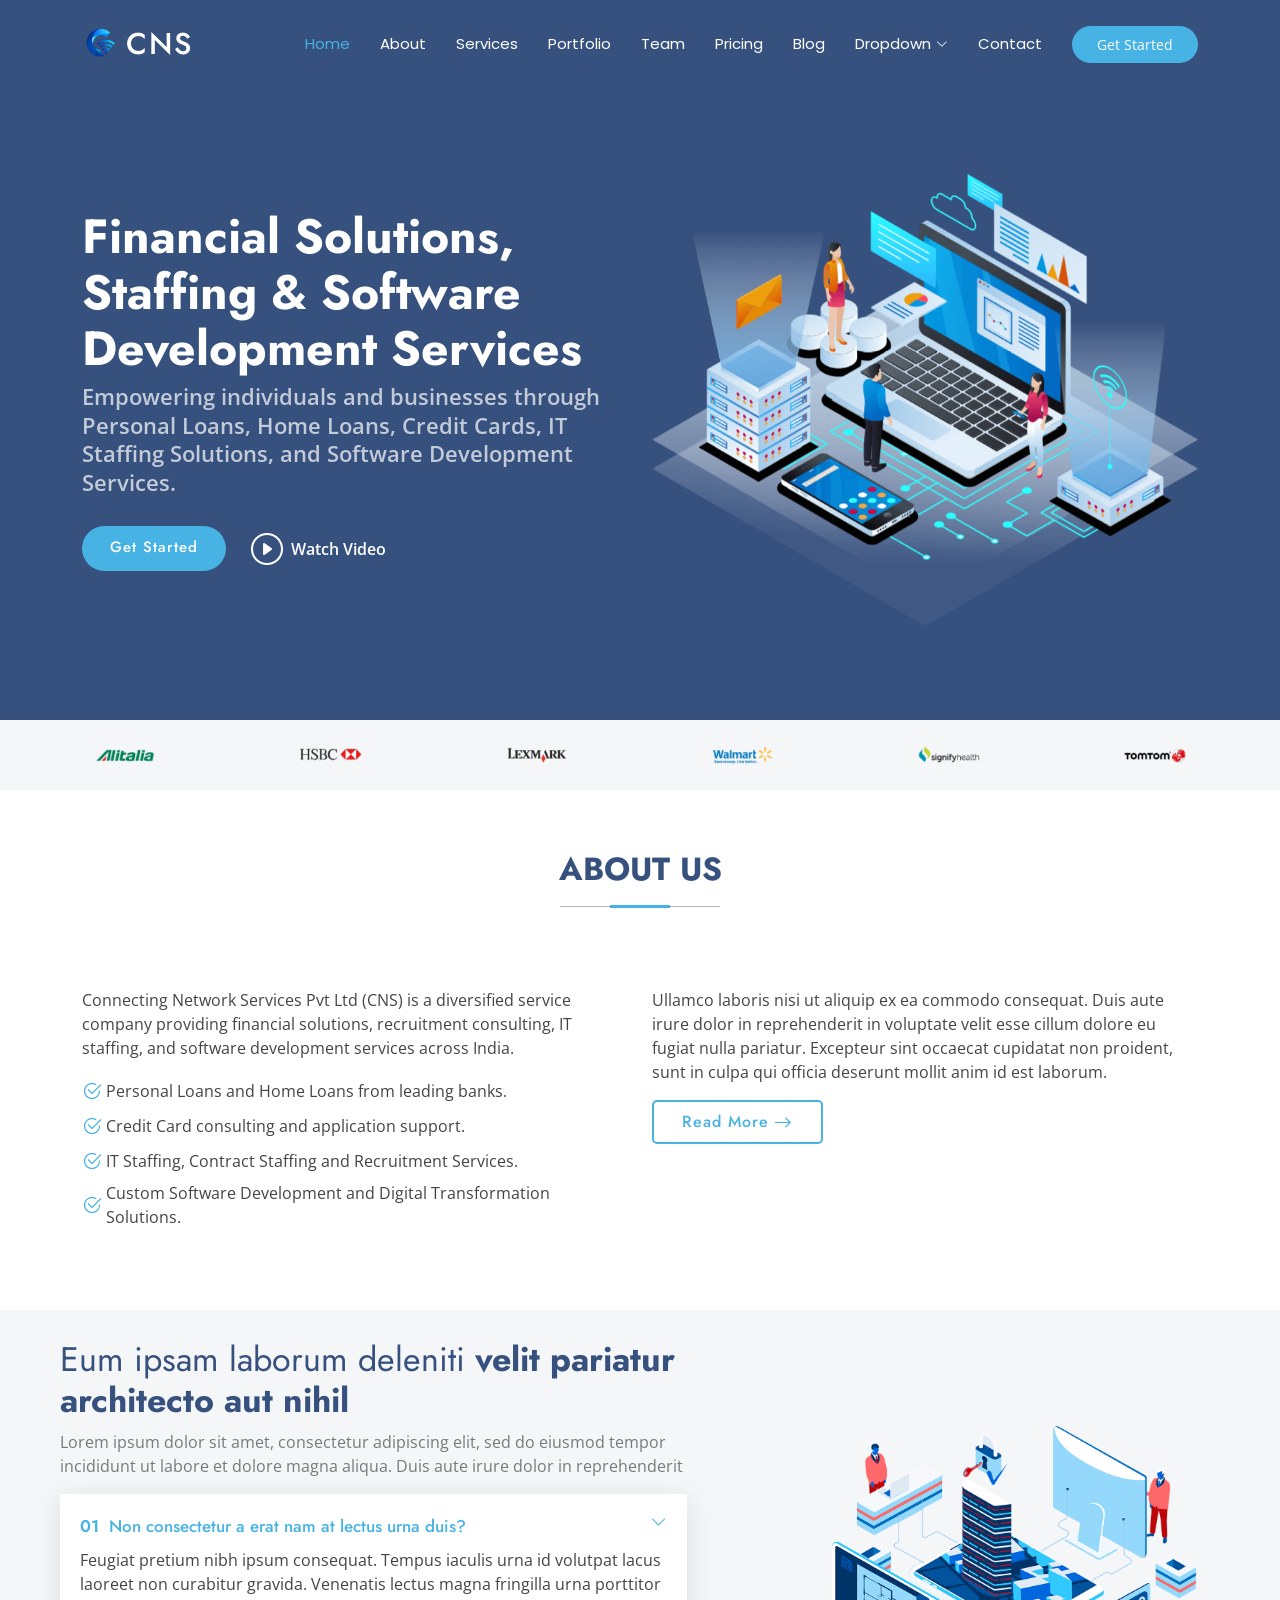
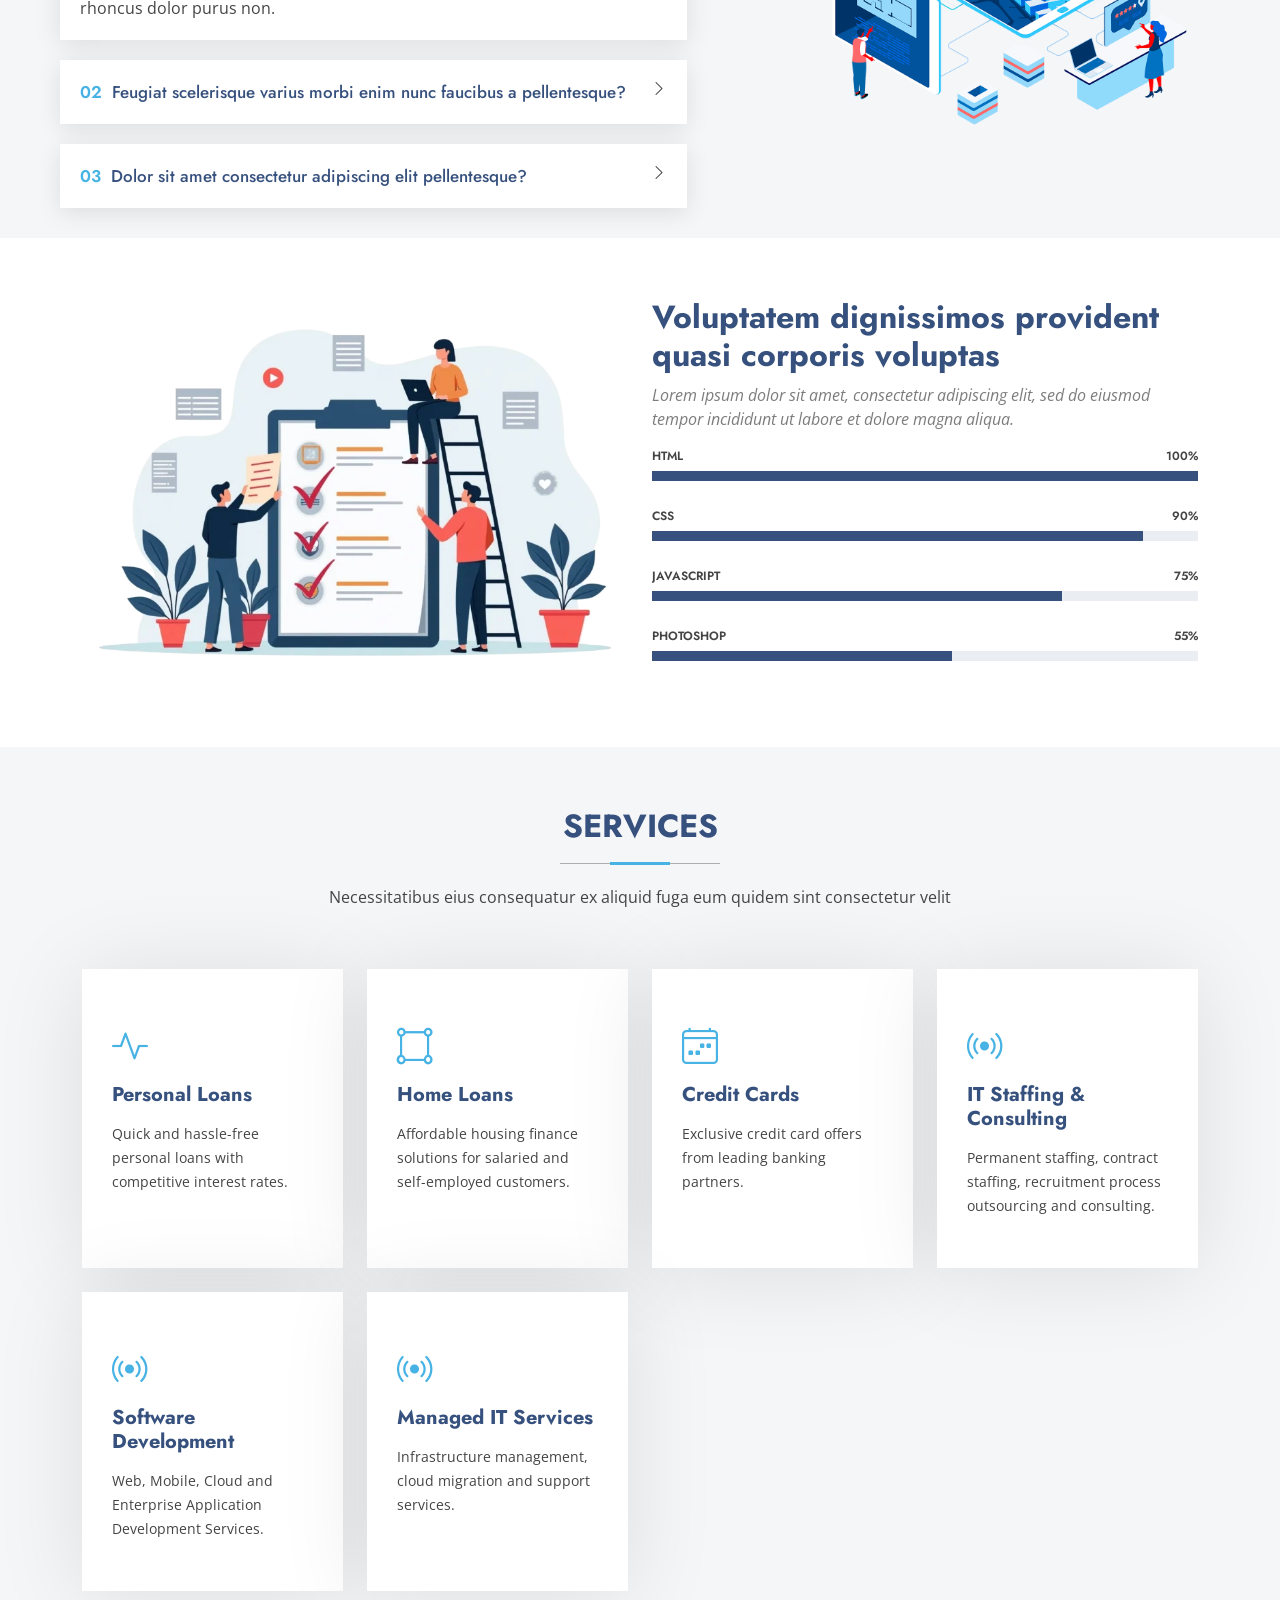
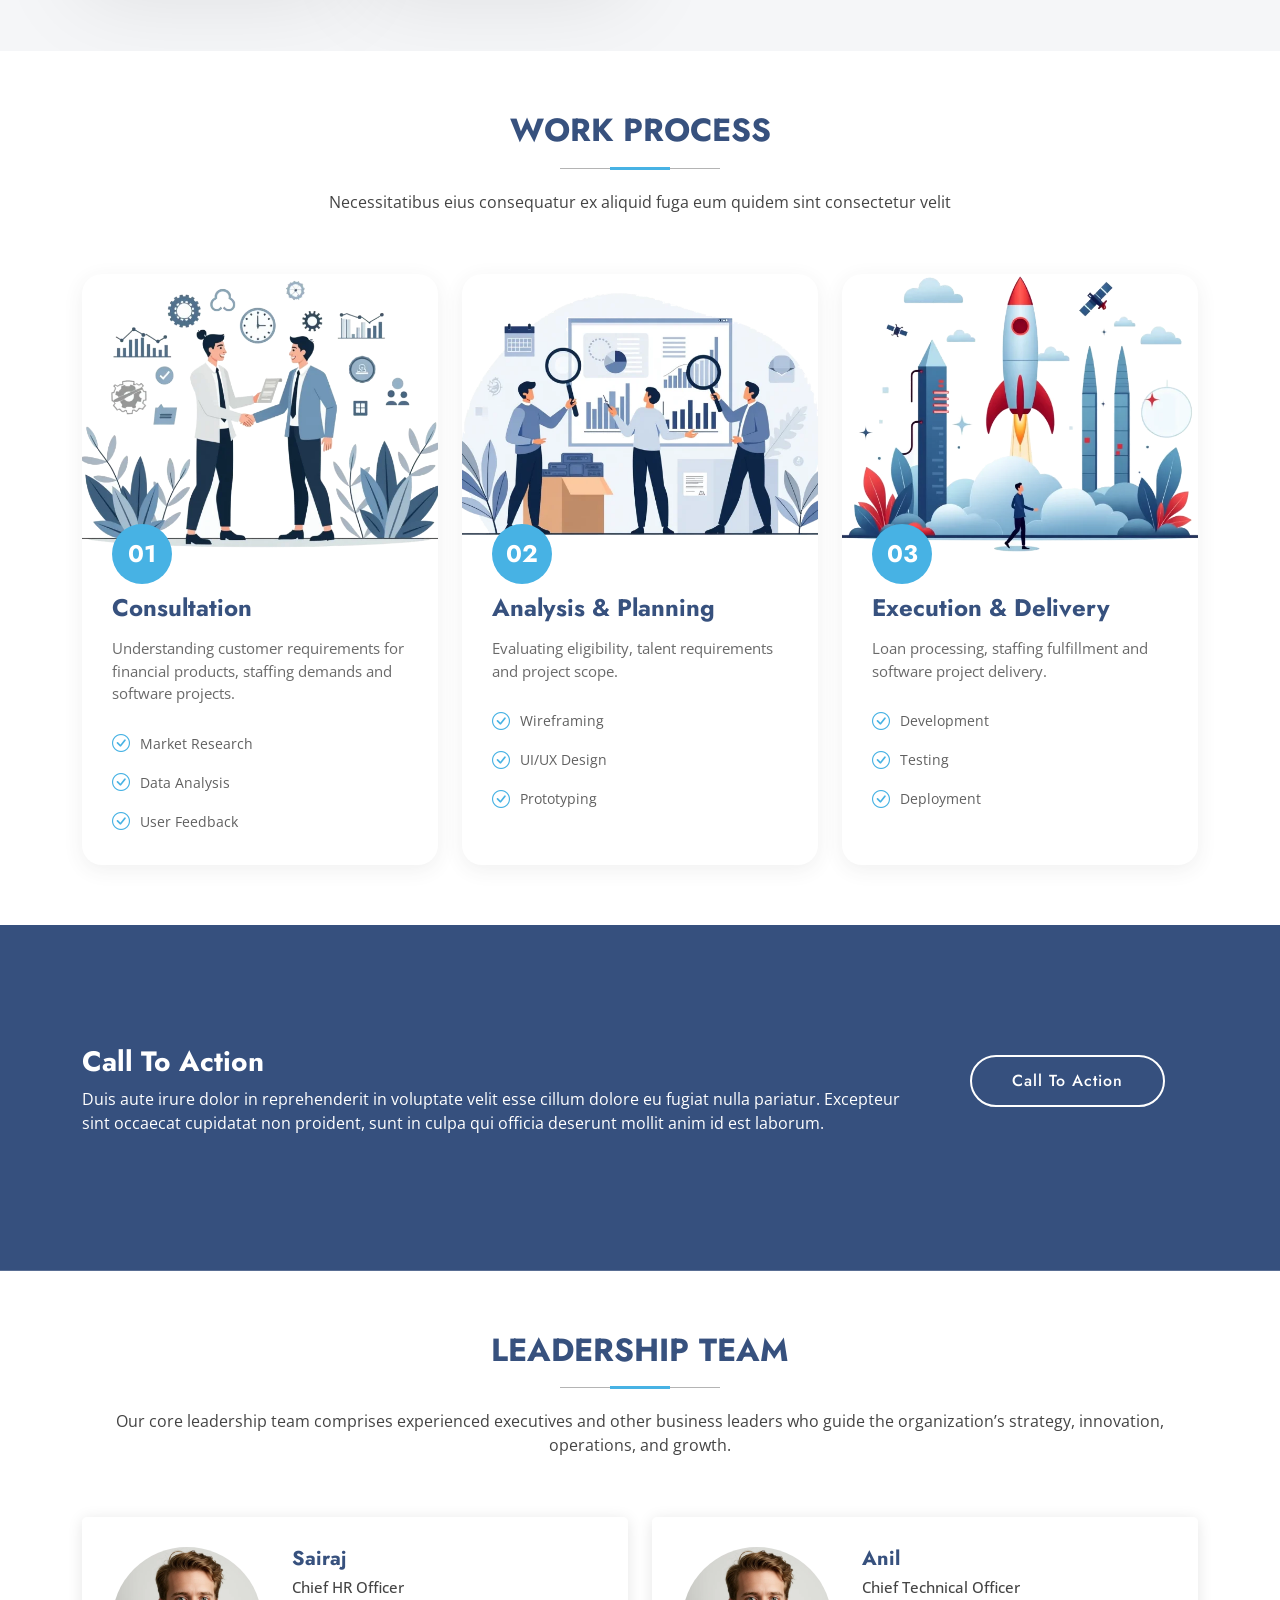
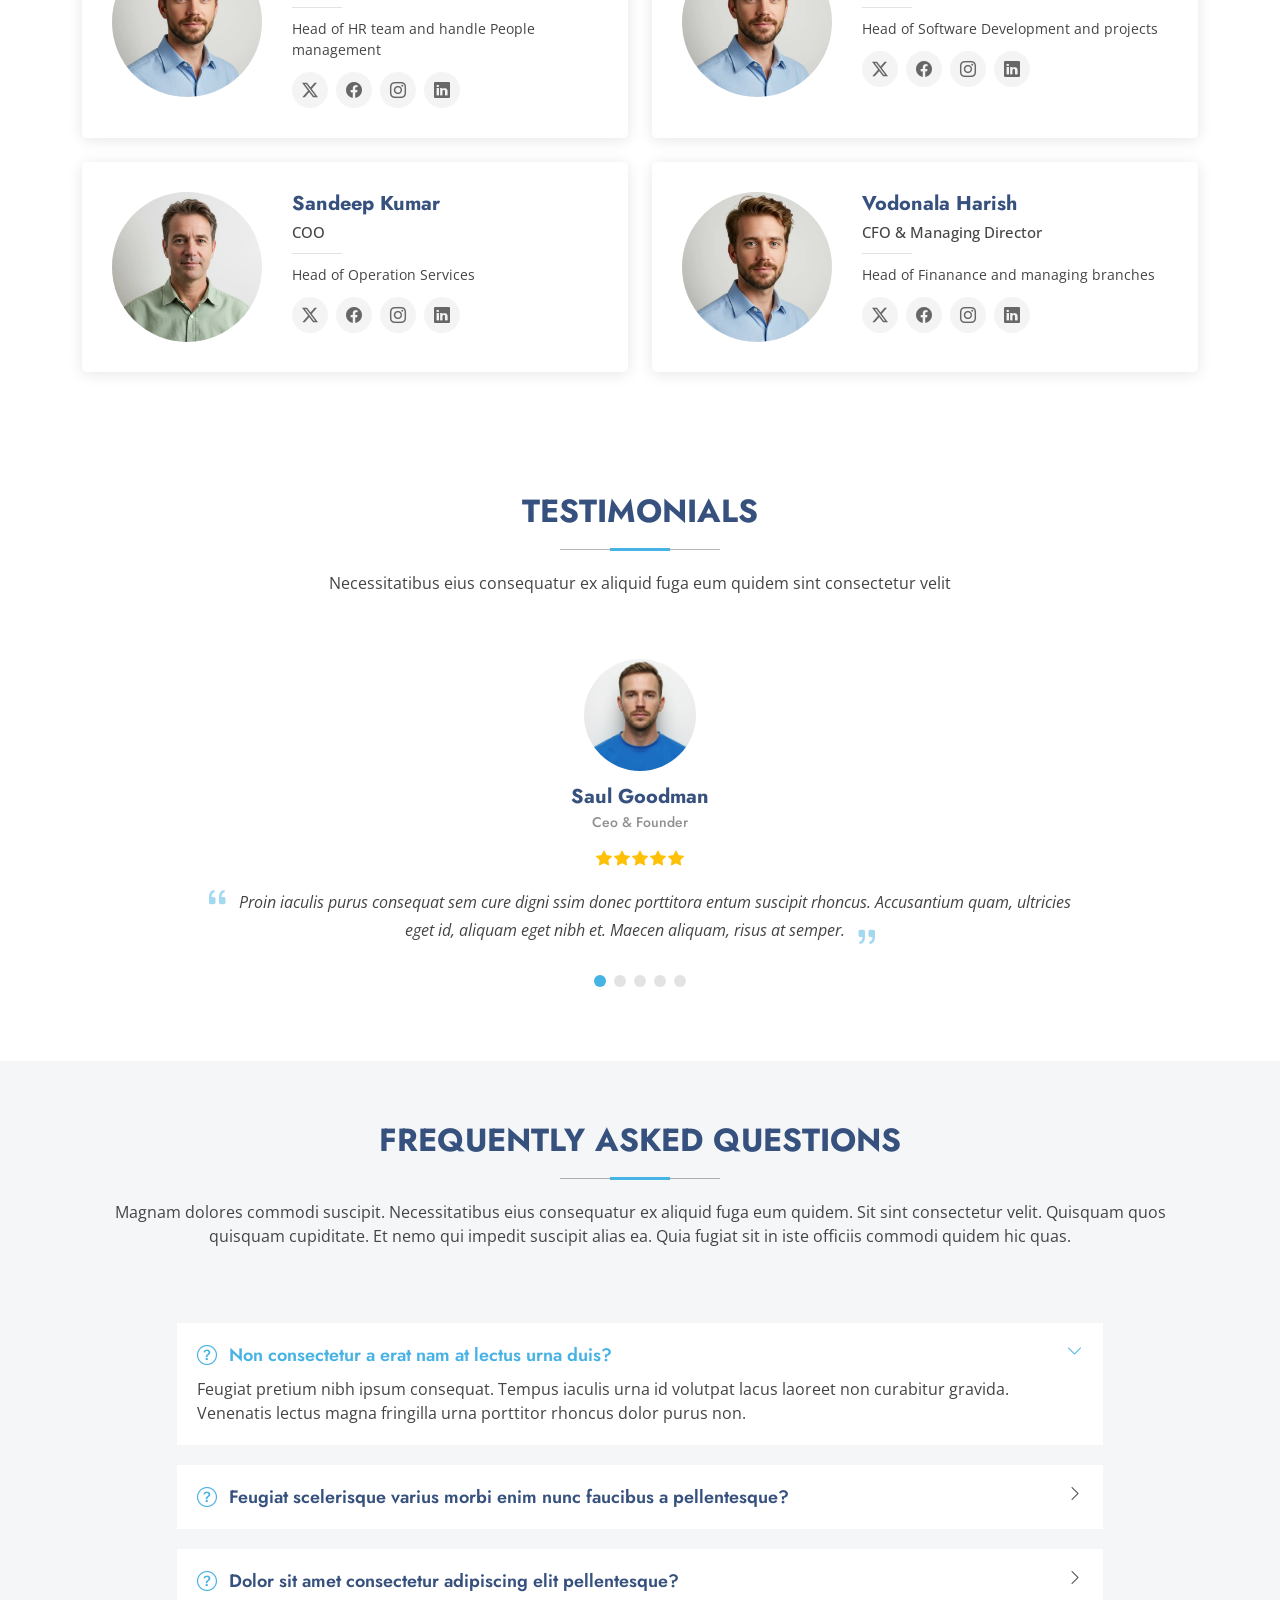
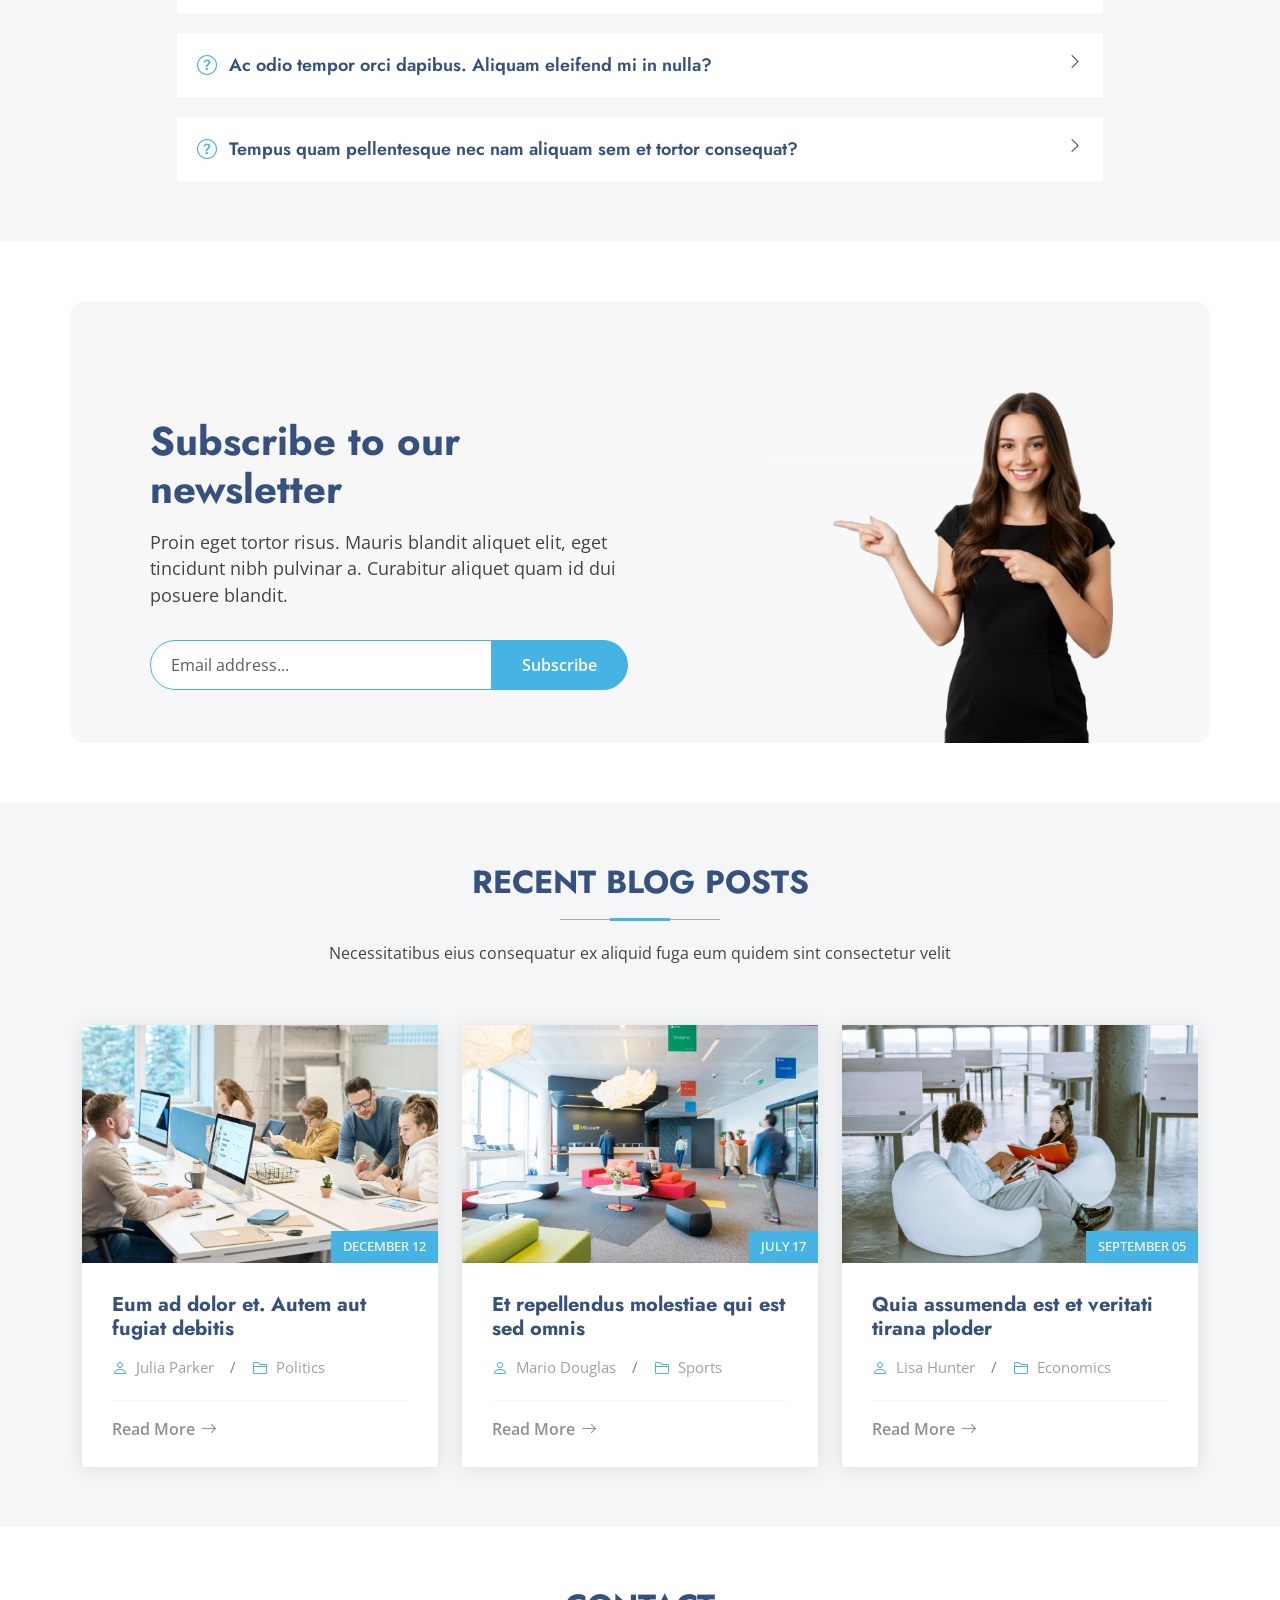
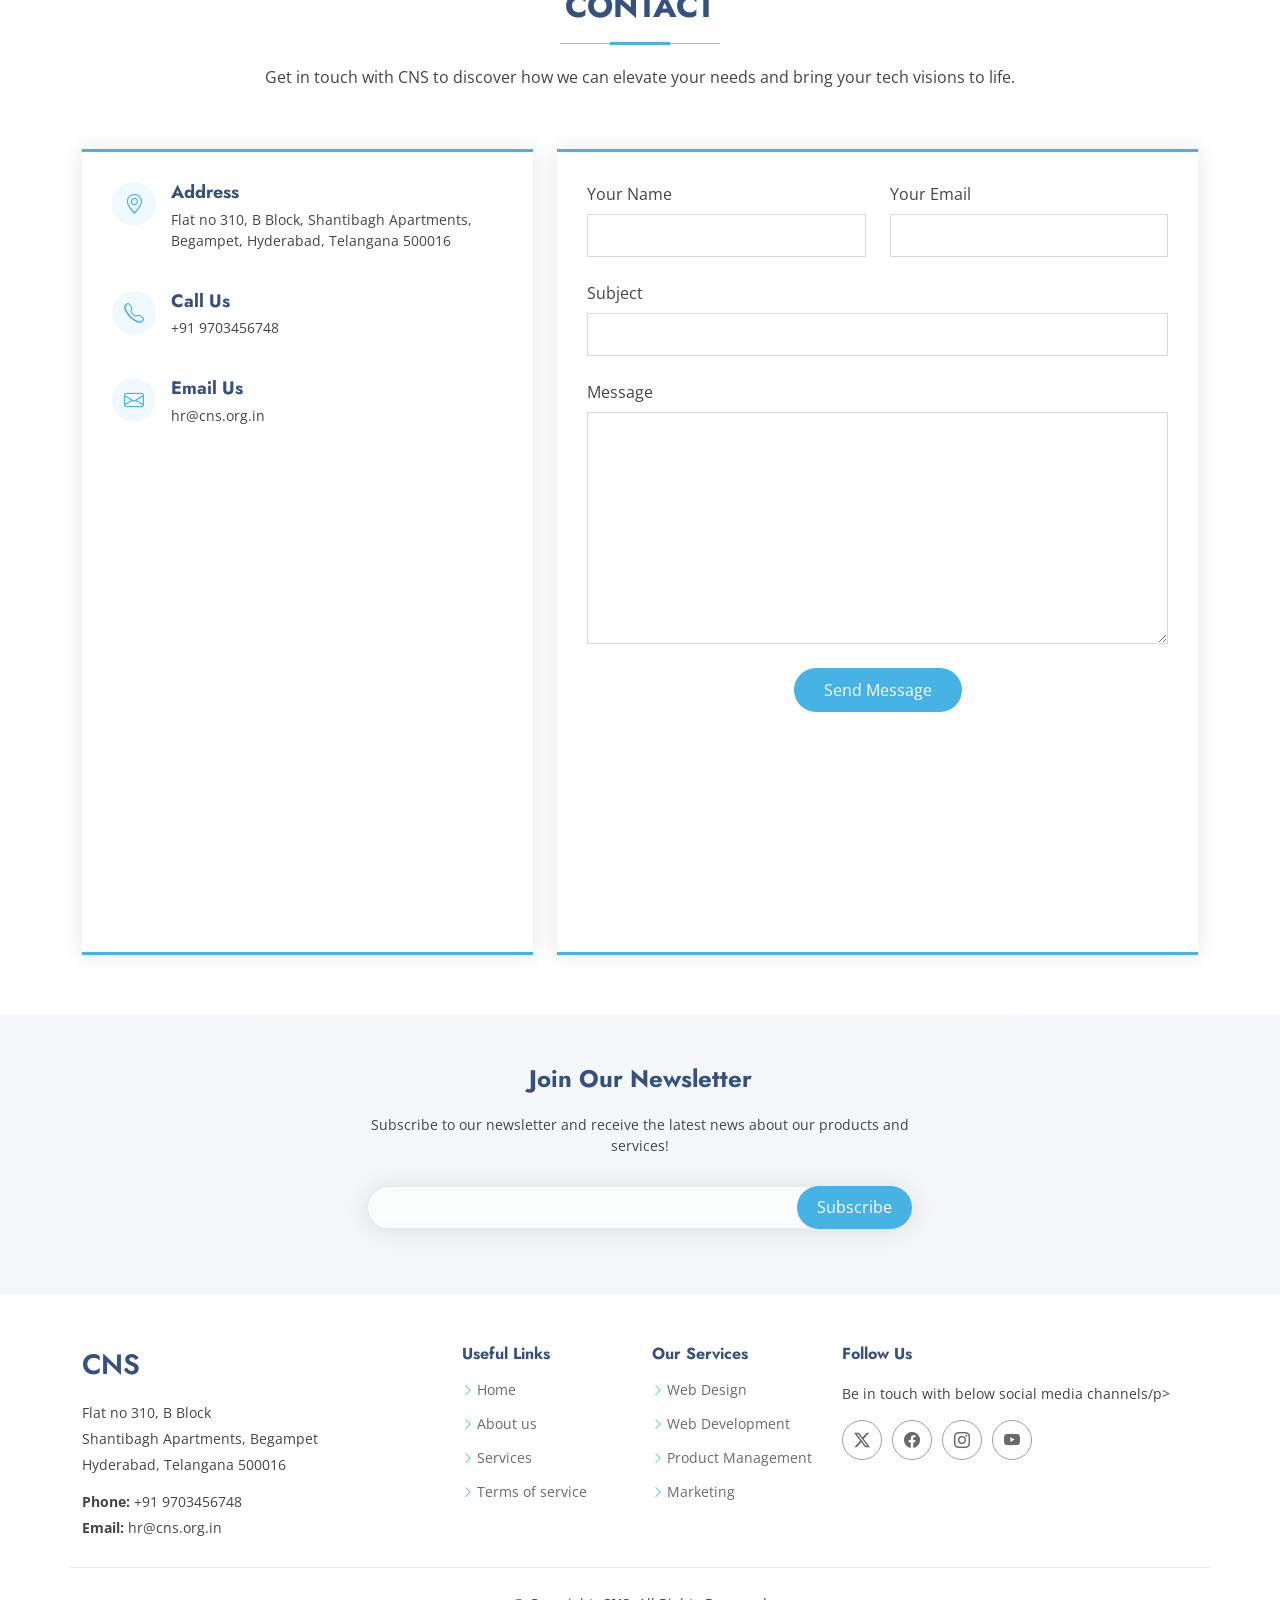
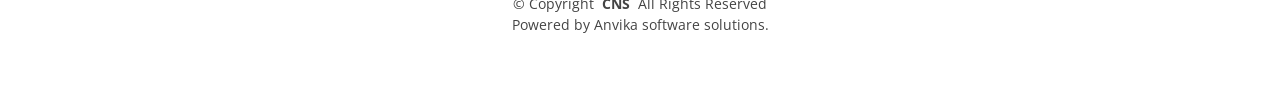
<file: index.html>
<!DOCTYPE html>
<html lang="en">

<head>
  <meta charset="utf-8">
  <meta content="width=device-width, initial-scale=1.0" name="viewport">
  <title>Index - Connecting Network Services Pvt Ltd</title>
  <meta name="description" content="">
  <meta name="keywords" content="">

  <!-- Favicons -->
  <link href="assets/img/New/favicon.ico" rel="icon">
  <link href="assets/img/New/apple-touch-icon.png" rel="apple-touch-icon">

  <!-- Fonts -->
  <link href="https://fonts.googleapis.com" rel="preconnect">
  <link href="https://fonts.gstatic.com" rel="preconnect" crossorigin>
  <link href="https://fonts.googleapis.com/css2?family=Open+Sans:ital,wght@0,300;0,400;0,500;0,600;0,700;0,800;1,300;1,400;1,500;1,600;1,700;1,800&family=Poppins:ital,wght@0,100;0,200;0,300;0,400;0,500;0,600;0,700;0,800;0,900;1,100;1,200;1,300;1,400;1,500;1,600;1,700;1,800;1,900&family=Jost:ital,wght@0,100;0,200;0,300;0,400;0,500;0,600;0,700;0,800;0,900;1,100;1,200;1,300;1,400;1,500;1,600;1,700;1,800;1,900&display=swap" rel="stylesheet">

  <!-- Vendor CSS Files -->
  <link href="assets/vendor/bootstrap/css/bootstrap.min.css" rel="stylesheet">
  <link href="assets/vendor/bootstrap-icons/bootstrap-icons.css" rel="stylesheet">
  <link href="assets/vendor/aos/aos.css" rel="stylesheet">
  <link href="assets/vendor/glightbox/css/glightbox.min.css" rel="stylesheet">
  <link href="assets/vendor/swiper/swiper-bundle.min.css" rel="stylesheet">

  <!-- Main CSS File -->
  <link href="assets/css/main.css" rel="stylesheet">
</head>

<body class="index-page">

  <header id="header" class="header d-flex align-items-center fixed-top">
    <div class="container-fluid container-xl position-relative d-flex align-items-center">

      <a href="index.html" class="logo d-flex align-items-center me-auto">
        <!-- Uncomment the line below if you also wish to use an image logo -->
        <img src="assets/img/New/Logo.png" alt="">
        <h1 class="sitename">CNS</h1>
      </a>

      <nav id="navmenu" class="navmenu">
        <ul>
          <li><a href="#hero" class="active">Home</a></li>
          <li><a href="#about">About</a></li>
          <li><a href="#services">Services</a></li>
          <li><a href="#portfolio">Portfolio</a></li>
          <li><a href="#team">Team</a></li>
          <li><a href="#pricing">Pricing</a></li>
          <li><a href="blog.html">Blog</a></li>
          <li class="dropdown"><a href="#"><span>Dropdown</span> <i class="bi bi-chevron-down toggle-dropdown"></i></a>
            <ul>
              <li><a href="#">Dropdown 1</a></li>
              <li class="dropdown"><a href="#"><span>Deep Dropdown</span> <i class="bi bi-chevron-down toggle-dropdown"></i></a>
                <ul>
                  <li><a href="#">Deep Dropdown 1</a></li>
                  <li><a href="#">Deep Dropdown 2</a></li>
                  <li><a href="#">Deep Dropdown 3</a></li>
                  <li><a href="#">Deep Dropdown 4</a></li>
                  <li><a href="#">Deep Dropdown 5</a></li>
                </ul>
              </li>
              <li><a href="#">Dropdown 2</a></li>
              <li><a href="#">Dropdown 3</a></li>
              <li><a href="#">Dropdown 4</a></li>
            </ul>
          </li>
          <li><a href="#contact">Contact</a></li>
        </ul>
        <i class="mobile-nav-toggle d-xl-none bi bi-list"></i>
      </nav>

      <a class="btn-getstarted" href="#about">Get Started</a>

    </div>
  </header>

  <main class="main"> 

    <!-- Hero Section -->
    <section id="hero" class="hero section dark-background">

      <div class="container">
        <div class="row gy-4">
          <div class="col-lg-6 order-2 order-lg-1 d-flex flex-column justify-content-center" data-aos="zoom-out">
            <h1>Financial Solutions, Staffing & Software Development Services</h1>
            <p>Empowering individuals and businesses through Personal Loans, Home Loans, Credit Cards, IT Staffing Solutions, and Software Development Services.</p>
            <div class="d-flex">
              <a href="#about" class="btn-get-started">Get Started</a>
              <a href="https://www.youtube.com/@ConnectingNetworkServices" class="glightbox btn-watch-video d-flex align-items-center"><i class="bi bi-play-circle"></i><span>Watch Video</span></a>
            </div>
          </div>
          <div class="col-lg-6 order-1 order-lg-2 hero-img" data-aos="zoom-out" data-aos-delay="200">
            <img src="assets/img/hero-img.png" class="img-fluid animated" alt="">
          </div>
        </div>
      </div>

    </section><!-- /Hero Section -->

    <!-- Clients Section -->
    <section id="clients" class="clients section light-background">

      <div class="container" data-aos="zoom-in">

        <div class="swiper init-swiper">
          <script type="application/json" class="swiper-config">
            {
              "loop": true,
              "speed": 600,
              "autoplay": {
                "delay": 5000
              },
              "slidesPerView": "auto",
              "pagination": {
                "el": ".swiper-pagination",
                "type": "bullets",
                "clickable": true
              },
              "breakpoints": {
                "320": {
                  "slidesPerView": 2,
                  "spaceBetween": 40
                },
                "480": {
                  "slidesPerView": 3,
                  "spaceBetween": 60
                },
                "640": {
                  "slidesPerView": 4,
                  "spaceBetween": 80
                },
                "992": {
                  "slidesPerView": 5,
                  "spaceBetween": 120
                },
                "1200": {
                  "slidesPerView": 6,
                  "spaceBetween": 120
                }
              }
            }
          </script>
          <div class="swiper-wrapper align-items-center">
            <div class="swiper-slide"><img src="assets/img/clients/clients-1.webp" class="img-fluid" alt=""></div>
            <div class="swiper-slide"><img src="assets/img/clients/clients-2.webp" class="img-fluid" alt=""></div>
            <div class="swiper-slide"><img src="assets/img/clients/clients-3.webp" class="img-fluid" alt=""></div>
            <div class="swiper-slide"><img src="assets/img/clients/clients-4.webp" class="img-fluid" alt=""></div>
            <div class="swiper-slide"><img src="assets/img/clients/clients-5.webp" class="img-fluid" alt=""></div>
            <div class="swiper-slide"><img src="assets/img/clients/clients-6.webp" class="img-fluid" alt=""></div>
            <div class="swiper-slide"><img src="assets/img/clients/clients-7.webp" class="img-fluid" alt=""></div>
            <div class="swiper-slide"><img src="assets/img/clients/clients-8.webp" class="img-fluid" alt=""></div>
                        <div class="swiper-slide"><img src="assets/img/clients/clients-1.webp" class="img-fluid" alt=""></div>
          </div>
        </div>

      </div>

    </section><!-- /Clients Section -->

    <!-- About Section -->
    <section id="about" class="about section">

      <!-- Section Title -->
      <div class="container section-title" data-aos="fade-up">
        <h2>About Us</h2>
      </div><!-- End Section Title -->

      <div class="container">

        <div class="row gy-4">

          <div class="col-lg-6 content" data-aos="fade-up" data-aos-delay="100">
            <p>
              Connecting Network Services Pvt Ltd (CNS) is a diversified service company providing financial solutions, 
              recruitment consulting, IT staffing, and software development services across India.
            </p>
            <ul>
              <li><i class="bi bi-check2-circle"></i> <span>Personal Loans and Home Loans from leading banks.</span></li>
              <li><i class="bi bi-check2-circle"></i> <span>Credit Card consulting and application support.</span></li>
              <li><i class="bi bi-check2-circle"></i> <span>IT Staffing, Contract Staffing and Recruitment Services.</span></li>
              <li><i class="bi bi-check2-circle"></i> <span>Custom Software Development and Digital Transformation Solutions.</span></li>
            </ul>
          </div>

          <div class="col-lg-6" data-aos="fade-up" data-aos-delay="200">
            <p>Ullamco laboris nisi ut aliquip ex ea commodo consequat. Duis aute irure dolor in reprehenderit in voluptate velit esse cillum dolore eu fugiat nulla pariatur. Excepteur sint occaecat cupidatat non proident, sunt in culpa qui officia deserunt mollit anim id est laborum. </p>
            <a href="#" class="read-more"><span>Read More</span><i class="bi bi-arrow-right"></i></a>
          </div>

        </div>

      </div>

    </section><!-- /About Section -->

    <!-- Why Us Section -->
    <section id="why-us" class="section why-us light-background" data-builder="section">

      <div class="container-fluid">

        <div class="row gy-4">

          <div class="col-lg-7 d-flex flex-column justify-content-center order-2 order-lg-1">

            <div class="content px-xl-5" data-aos="fade-up" data-aos-delay="100">
              <h3><span>Eum ipsam laborum deleniti </span><strong>velit pariatur architecto aut nihil</strong></h3>
              <p>
                Lorem ipsum dolor sit amet, consectetur adipiscing elit, sed do eiusmod tempor incididunt ut labore et dolore magna aliqua. Duis aute irure dolor in reprehenderit
              </p>
            </div>

            <div class="faq-container px-xl-5" data-aos="fade-up" data-aos-delay="200">

              <div class="faq-item faq-active">

                <h3><span>01</span> Non consectetur a erat nam at lectus urna duis?</h3>
                <div class="faq-content">
                  <p>Feugiat pretium nibh ipsum consequat. Tempus iaculis urna id volutpat lacus laoreet non curabitur gravida. Venenatis lectus magna fringilla urna porttitor rhoncus dolor purus non.</p>
                </div>
                <i class="faq-toggle bi bi-chevron-right"></i>
              </div><!-- End Faq item-->

              <div class="faq-item">
                <h3><span>02</span> Feugiat scelerisque varius morbi enim nunc faucibus a pellentesque?</h3>
                <div class="faq-content">
                  <p>Dolor sit amet consectetur adipiscing elit pellentesque habitant morbi. Id interdum velit laoreet id donec ultrices. Fringilla phasellus faucibus scelerisque eleifend donec pretium. Est pellentesque elit ullamcorper dignissim. Mauris ultrices eros in cursus turpis massa tincidunt dui.</p>
                </div>
                <i class="faq-toggle bi bi-chevron-right"></i>
              </div><!-- End Faq item-->

              <div class="faq-item">
                <h3><span>03</span> Dolor sit amet consectetur adipiscing elit pellentesque?</h3>
                <div class="faq-content">
                  <p>Eleifend mi in nulla posuere sollicitudin aliquam ultrices sagittis orci. Faucibus pulvinar elementum integer enim. Sem nulla pharetra diam sit amet nisl suscipit. Rutrum tellus pellentesque eu tincidunt. Lectus urna duis convallis convallis tellus. Urna molestie at elementum eu facilisis sed odio morbi quis</p>
                </div>
                <i class="faq-toggle bi bi-chevron-right"></i>
              </div><!-- End Faq item-->

            </div>

          </div>

          <div class="col-lg-5 order-1 order-lg-2 why-us-img">
            <img src="assets/img/why-us.png" class="img-fluid" alt="" data-aos="zoom-in" data-aos-delay="100">
          </div>
        </div>

      </div>

    </section><!-- /Why Us Section -->

    <!-- Skills Section -->
    <section id="skills" class="skills section">

      <div class="container" data-aos="fade-up" data-aos-delay="100">

        <div class="row">

          <div class="col-lg-6 d-flex align-items-center">
            <img src="assets/img/illustration/illustration-10.webp" class="img-fluid" alt="">
          </div>

          <div class="col-lg-6 pt-4 pt-lg-0 content">

            <h3>Voluptatem dignissimos provident quasi corporis voluptas</h3>
            <p class="fst-italic">
              Lorem ipsum dolor sit amet, consectetur adipiscing elit, sed do eiusmod tempor incididunt ut labore et dolore magna aliqua.
            </p>

            <div class="skills-content skills-animation">

              <div class="progress">
                <span class="skill"><span>HTML</span> <i class="val">100%</i></span>
                <div class="progress-bar-wrap">
                  <div class="progress-bar" role="progressbar" aria-valuenow="100" aria-valuemin="0" aria-valuemax="100"></div>
                </div>
              </div><!-- End Skills Item -->

              <div class="progress">
                <span class="skill"><span>CSS</span> <i class="val">90%</i></span>
                <div class="progress-bar-wrap">
                  <div class="progress-bar" role="progressbar" aria-valuenow="90" aria-valuemin="0" aria-valuemax="100"></div>
                </div>
              </div><!-- End Skills Item -->

              <div class="progress">
                <span class="skill"><span>JavaScript</span> <i class="val">75%</i></span>
                <div class="progress-bar-wrap">
                  <div class="progress-bar" role="progressbar" aria-valuenow="75" aria-valuemin="0" aria-valuemax="100"></div>
                </div>
              </div><!-- End Skills Item -->

              <div class="progress">
                <span class="skill"><span>Photoshop</span> <i class="val">55%</i></span>
                <div class="progress-bar-wrap">
                  <div class="progress-bar" role="progressbar" aria-valuenow="55" aria-valuemin="0" aria-valuemax="100"></div>
                </div>
              </div><!-- End Skills Item -->

            </div>

          </div>
        </div>

      </div>

    </section><!-- /Skills Section -->

    <!-- Services Section -->
    <section id="services" class="services section light-background">

      <!-- Section Title -->
      <div class="container section-title" data-aos="fade-up">
        <h2>Services</h2>
        <p>Necessitatibus eius consequatur ex aliquid fuga eum quidem sint consectetur velit</p>
      </div><!-- End Section Title -->

      <div class="container">

        <div class="row gy-4">

          <div class="col-xl-3 col-md-6 d-flex" data-aos="fade-up" data-aos-delay="100">
            <div class="service-item position-relative">
              <div class="icon"><i class="bi bi-activity icon"></i></div>
              <h4><a href="" class="stretched-link">Personal Loans</a></h4>
              <p>Quick and hassle-free personal loans with competitive interest rates.</p>
            </div>
          </div><!-- End Service Item -->

          <div class="col-xl-3 col-md-6 d-flex" data-aos="fade-up" data-aos-delay="200">
            <div class="service-item position-relative">
              <div class="icon"><i class="bi bi-bounding-box-circles icon"></i></div>
              <h4><a href="" class="stretched-link">Home Loans</a></h4>
              <p>Affordable housing finance solutions for salaried and self-employed customers.</p>
            </div>
          </div><!-- End Service Item -->

          <div class="col-xl-3 col-md-6 d-flex" data-aos="fade-up" data-aos-delay="300">
            <div class="service-item position-relative">
              <div class="icon"><i class="bi bi-calendar4-week icon"></i></div>
              <h4><a href="" class="stretched-link">Credit Cards</a></h4>
              <p>Exclusive credit card offers from leading banking partners.</p>
            </div>
          </div><!-- End Service Item -->

          <div class="col-xl-3 col-md-6 d-flex" data-aos="fade-up" data-aos-delay="400">
            <div class="service-item position-relative">
              <div class="icon"><i class="bi bi-broadcast icon"></i></div>
              <h4><a href="" class="stretched-link">IT Staffing & Consulting</a></h4>
              <p>Permanent staffing, contract staffing, recruitment process outsourcing and consulting.</p>
            </div>
          </div><!-- End Service Item -->

          <div class="col-xl-3 col-md-6 d-flex" data-aos="fade-up" data-aos-delay="400">
            <div class="service-item position-relative">
              <div class="icon"><i class="bi bi-broadcast icon"></i></div>
              <h4><a href="" class="stretched-link">Software Development</a></h4>
              <p>Web, Mobile, Cloud and Enterprise Application Development Services.</p>
            </div>
          </div>

          <div class="col-xl-3 col-md-6 d-flex" data-aos="fade-up" data-aos-delay="400">
            <div class="service-item position-relative">
              <div class="icon"><i class="bi bi-broadcast icon"></i></div>
              <h4><a href="" class="stretched-link">Managed IT Services</a></h4>
              <p>Infrastructure management, cloud migration and support services.</p>
            </div>
          </div>
        </div>

      </div>

    </section><!-- /Services Section -->

    <!-- Work Process Section -->
    <section id="work-process" class="work-process section">

      <!-- Section Title -->
      <div class="container section-title" data-aos="fade-up">
        <h2>Work Process</h2>
        <p>Necessitatibus eius consequatur ex aliquid fuga eum quidem sint consectetur velit</p>
      </div><!-- End Section Title -->

      <div class="container" data-aos="fade-up" data-aos-delay="100">

        <div class="row gy-5">

          <div class="col-lg-4" data-aos="fade-up" data-aos-delay="200">
            <div class="steps-item">
              <div class="steps-image">
                <img src="assets/img/steps/steps-1.webp" alt="Step 1" class="img-fluid" loading="lazy">
              </div>
              <div class="steps-content">
                <div class="steps-number">01</div>
                <h3>Consultation</h3>
                <p>Understanding customer requirements for financial products, staffing demands and software projects.</p>
                <div class="steps-features">
                  <div class="feature-item">
                    <i class="bi bi-check-circle"></i>
                    <span>Market Research</span>
                  </div>
                  <div class="feature-item">
                    <i class="bi bi-check-circle"></i>
                    <span>Data Analysis</span>
                  </div>
                  <div class="feature-item">
                    <i class="bi bi-check-circle"></i>
                    <span>User Feedback</span>
                  </div>
                </div>
              </div>
            </div><!-- End Steps Item -->
          </div>

          <div class="col-lg-4" data-aos="fade-up" data-aos-delay="300">
            <div class="steps-item">
              <div class="steps-image">
                <img src="assets/img/steps/steps-2.webp" alt="Step 2" class="img-fluid" loading="lazy">
              </div>
              <div class="steps-content">
                <div class="steps-number">02</div>
                <h3>Analysis &amp; Planning</h3>
                <p>Evaluating eligibility, talent requirements and project scope.</p>
                <div class="steps-features">
                  <div class="feature-item">
                    <i class="bi bi-check-circle"></i>
                    <span>Wireframing</span>
                  </div>
                  <div class="feature-item">
                    <i class="bi bi-check-circle"></i>
                    <span>UI/UX Design</span>
                  </div>
                  <div class="feature-item">
                    <i class="bi bi-check-circle"></i>
                    <span>Prototyping</span>
                  </div>
                </div>
              </div>
            </div><!-- End Steps Item -->
          </div>

          <div class="col-lg-4" data-aos="fade-up" data-aos-delay="400">
            <div class="steps-item">
              <div class="steps-image">
                <img src="assets/img/steps/steps-3.webp" alt="Step 3" class="img-fluid" loading="lazy">
              </div>
              <div class="steps-content">
                <div class="steps-number">03</div>
                <h3>Execution &amp; Delivery</h3>
                <p>Loan processing, staffing fulfillment and software project delivery.</p>
                <div class="steps-features">
                  <div class="feature-item">
                    <i class="bi bi-check-circle"></i>
                    <span>Development</span>
                  </div>
                  <div class="feature-item">
                    <i class="bi bi-check-circle"></i>
                    <span>Testing</span>
                  </div>
                  <div class="feature-item">
                    <i class="bi bi-check-circle"></i>
                    <span>Deployment</span>
                  </div>
                </div>
              </div>
            </div><!-- End Steps Item -->
          </div>

        </div>

      </div>

    </section><!-- /Work Process Section -->

    <!-- Call To Action Section -->
    <section id="call-to-action" class="call-to-action section dark-background">

      <img src="assets/img/bg/bg-8.webp" alt="">

      <div class="container">

        <div class="row" data-aos="zoom-in" data-aos-delay="100">
          <div class="col-xl-9 text-center text-xl-start">
            <h3>Call To Action</h3>
            <p>Duis aute irure dolor in reprehenderit in voluptate velit esse cillum dolore eu fugiat nulla pariatur. Excepteur sint occaecat cupidatat non proident, sunt in culpa qui officia deserunt mollit anim id est laborum.</p>
          </div>
          <div class="col-xl-3 cta-btn-container text-center">
            <a class="cta-btn align-middle" href="#">Call To Action</a>
          </div>
        </div>

      </div>

    </section><!-- /Call To Action Section -->

    <!-- Portfolio Section -->
    <!-- <section id="portfolio" class="portfolio section">

      <div class="container section-title" data-aos="fade-up">
        <h2>Portfolio</h2>
        <p>Necessitatibus eius consequatur ex aliquid fuga eum quidem sint consectetur velit</p>
      </div>

      <div class="container">

        <div class="isotope-layout" data-default-filter="*" data-layout="masonry" data-sort="original-order">

          <ul class="portfolio-filters isotope-filters" data-aos="fade-up" data-aos-delay="100">
            <li data-filter="*" class="filter-active">All</li>
            <li data-filter=".filter-app">App</li>
            <li data-filter=".filter-product">Card</li>
            <li data-filter=".filter-branding">Web</li>
          </ul>

          <div class="row gy-4 isotope-container" data-aos="fade-up" data-aos-delay="200">

            <div class="col-lg-4 col-md-6 portfolio-item isotope-item filter-app">
              <img src="assets/img/portfolio/portfolio-portrait-1.webp" class="img-fluid" alt="">
              <div class="portfolio-info">
                <h4>App 1</h4>
                <p>Lorem ipsum, dolor sit</p>
                <a href="assets/img/portfolio/portfolio-portrait-1.webp" title="App 1" data-gallery="portfolio-gallery-app" class="glightbox preview-link"><i class="bi bi-zoom-in"></i></a>
                <a href="portfolio-details.html" title="More Details" class="details-link"><i class="bi bi-link-45deg"></i></a>
              </div>
            </div>

            <div class="col-lg-4 col-md-6 portfolio-item isotope-item filter-product">
              <img src="assets/img/portfolio/portfolio-1.webp" class="img-fluid" alt="">
              <div class="portfolio-info">
                <h4>Product 1</h4>
                <p>Lorem ipsum, dolor sit</p>
                <a href="assets/img/portfolio/portfolio-1.webp" title="Product 1" data-gallery="portfolio-gallery-product" class="glightbox preview-link"><i class="bi bi-zoom-in"></i></a>
                <a href="portfolio-details.html" title="More Details" class="details-link"><i class="bi bi-link-45deg"></i></a>
              </div>
            </div>

            <div class="col-lg-4 col-md-6 portfolio-item isotope-item filter-branding">
              <img src="assets/img/portfolio/portfolio-3.webp" class="img-fluid" alt="">
              <div class="portfolio-info">
                <h4>Branding 1</h4>
                <p>Lorem ipsum, dolor sit</p>
                <a href="assets/img/portfolio/portfolio-3.webp" title="Branding 1" data-gallery="portfolio-gallery-branding" class="glightbox preview-link"><i class="bi bi-zoom-in"></i></a>
                <a href="portfolio-details.html" title="More Details" class="details-link"><i class="bi bi-link-45deg"></i></a>
              </div>
            </div>

            <div class="col-lg-4 col-md-6 portfolio-item isotope-item filter-app">
              <img src="assets/img/portfolio/portfolio-4.webp" class="img-fluid" alt="">
              <div class="portfolio-info">
                <h4>App 2</h4>
                <p>Lorem ipsum, dolor sit</p>
                <a href="assets/img/portfolio/portfolio-4.webp" title="App 2" data-gallery="portfolio-gallery-app" class="glightbox preview-link"><i class="bi bi-zoom-in"></i></a>
                <a href="portfolio-details.html" title="More Details" class="details-link"><i class="bi bi-link-45deg"></i></a>
              </div>
            </div>

            <div class="col-lg-4 col-md-6 portfolio-item isotope-item filter-product">
              <img src="assets/img/portfolio/portfolio-portrait-2.webp" class="img-fluid" alt="">
              <div class="portfolio-info">
                <h4>Product 2</h4>
                <p>Lorem ipsum, dolor sit</p>
                <a href="assets/img/portfolio/portfolio-portrait-2.webp" title="Product 2" data-gallery="portfolio-gallery-product" class="glightbox preview-link"><i class="bi bi-zoom-in"></i></a>
                <a href="portfolio-details.html" title="More Details" class="details-link"><i class="bi bi-link-45deg"></i></a>
              </div>
            </div>

            <div class="col-lg-4 col-md-6 portfolio-item isotope-item filter-branding">
              <img src="assets/img/portfolio/portfolio-portrait-3.webp" class="img-fluid" alt="">
              <div class="portfolio-info">
                <h4>Branding 2</h4>
                <p>Lorem ipsum, dolor sit</p>
                <a href="assets/img/portfolio/portfolio-portrait-3.webp" title="Branding 2" data-gallery="portfolio-gallery-branding" class="glightbox preview-link"><i class="bi bi-zoom-in"></i></a>
                <a href="portfolio-details.html" title="More Details" class="details-link"><i class="bi bi-link-45deg"></i></a>
              </div>
            </div>

            <div class="col-lg-4 col-md-6 portfolio-item isotope-item filter-app">
              <img src="assets/img/portfolio/portfolio-7.webp" class="img-fluid" alt="">
              <div class="portfolio-info">
                <h4>App 3</h4>
                <p>Lorem ipsum, dolor sit</p>
                <a href="assets/img/portfolio/portfolio-7.webp" title="App 3" data-gallery="portfolio-gallery-app" class="glightbox preview-link"><i class="bi bi-zoom-in"></i></a>
                <a href="portfolio-details.html" title="More Details" class="details-link"><i class="bi bi-link-45deg"></i></a>
              </div>
            </div>

            <div class="col-lg-4 col-md-6 portfolio-item isotope-item filter-product">
              <img src="assets/img/portfolio/portfolio-8.webp" class="img-fluid" alt="">
              <div class="portfolio-info">
                <h4>Product 3</h4>
                <p>Lorem ipsum, dolor sit</p>
                <a href="assets/img/portfolio/portfolio-8.webp" title="Product 3" data-gallery="portfolio-gallery-product" class="glightbox preview-link"><i class="bi bi-zoom-in"></i></a>
                <a href="portfolio-details.html" title="More Details" class="details-link"><i class="bi bi-link-45deg"></i></a>
              </div>
            </div>

            <div class="col-lg-4 col-md-6 portfolio-item isotope-item filter-branding">
              <img src="assets/img/portfolio/portfolio-9.webp" class="img-fluid" alt="">
              <div class="portfolio-info">
                <h4>Branding 3</h4>
                <p>Lorem ipsum, dolor sit</p>
                <a href="assets/img/portfolio/portfolio-9.webp" title="Branding 2" data-gallery="portfolio-gallery-branding" class="glightbox preview-link"><i class="bi bi-zoom-in"></i></a>
                <a href="portfolio-details.html" title="More Details" class="details-link"><i class="bi bi-link-45deg"></i></a>
              </div>
            </div>

          </div>

        </div>

      </div>

    </section> -->
    <!-- Portfolio End Section -->
    <!-- Team Section -->
    <section id="team" class="team section">

      <!-- Section Title -->
      <div class="container section-title" data-aos="fade-up">
        <h2>Leadership Team</h2>
        <p>Our core leadership team comprises experienced executives and other business leaders who guide the organization’s strategy, innovation, operations, and growth.</p>
      </div><!-- End Section Title -->

      <div class="container">

        <div class="row gy-4">

          <div class="col-lg-6" data-aos="fade-up" data-aos-delay="100">
            <div class="team-member d-flex align-items-start">
              <div class="pic"><img src="assets/img/person/person-m-7.webp" class="img-fluid" alt=""></div>
              <div class="member-info">
                <h4>Sairaj</h4>
                <span>Chief HR Officer</span>
                <p>Head of HR team and handle People management</p>
                <div class="social">
                  <a href=""><i class="bi bi-twitter-x"></i></a>
                  <a href=""><i class="bi bi-facebook"></i></a>
                  <a href=""><i class="bi bi-instagram"></i></a>
                  <a href=""> <i class="bi bi-linkedin"></i> </a>
                </div>
              </div>
            </div>
          </div><!-- End Team Member -->

          <div class="col-lg-6" data-aos="fade-up" data-aos-delay="200">
            <div class="team-member d-flex align-items-start">
              <div class="pic"><img src="assets/img/person/person-m-7.webp" class="img-fluid" alt=""></div>
              <div class="member-info">
                <h4>Anil</h4>
                <span>Chief Technical Officer</span>
                <p>Head of Software Development and projects</p>
                <div class="social">
                  <a href=""><i class="bi bi-twitter-x"></i></a>
                  <a href=""><i class="bi bi-facebook"></i></a>
                  <a href=""><i class="bi bi-instagram"></i></a>
                  <a href=""> <i class="bi bi-linkedin"></i> </a>
                </div>
              </div>
            </div>
          </div><!-- End Team Member -->

          <div class="col-lg-6" data-aos="fade-up" data-aos-delay="300">
            <div class="team-member d-flex align-items-start">
              <div class="pic"><img src="assets/img/person/person-m-6.webp" class="img-fluid" alt=""></div>
              <div class="member-info">
                <h4>Sandeep Kumar</h4>
                <span>COO</span>
                <p>Head of Operation Services</p>
                <div class="social">
                  <a href=""><i class="bi bi-twitter-x"></i></a>
                  <a href=""><i class="bi bi-facebook"></i></a>
                  <a href=""><i class="bi bi-instagram"></i></a>
                  <a href=""> <i class="bi bi-linkedin"></i> </a>
                </div>
              </div>
            </div>
          </div><!-- End Team Member -->

          <div class="col-lg-6" data-aos="fade-up" data-aos-delay="400">
            <div class="team-member d-flex align-items-start">
              <div class="pic"><img src="assets/img/person/person-m-7.webp" class="img-fluid" alt=""></div>
              <div class="member-info">
                <h4>Vodonala Harish</h4>
                <span>CFO &amp; Managing Director</span>
                <p>Head of Finanance and managing branches</p>
                <div class="social">
                  <a href=""><i class="bi bi-twitter-x"></i></a>
                  <a href=""><i class="bi bi-facebook"></i></a>
                  <a href=""><i class="bi bi-instagram"></i></a>
                  <a href=""> <i class="bi bi-linkedin"></i> </a>
                </div>
              </div>
            </div>
          </div><!-- End Team Member -->

        </div>

      </div>

    </section><!-- /Team Section -->

    <!-- Pricing Section -->
    <!-- <section id="pricing" class="pricing section light-background">

  
      <div class="container section-title" data-aos="fade-up">
        <h2>Pricing</h2>
        <p>Necessitatibus eius consequatur ex aliquid fuga eum quidem sint consectetur velit</p>
      </div>

      <div class="container">

        <div class="row gy-4">

          <div class="col-lg-4" data-aos="zoom-in" data-aos-delay="100">
            <div class="pricing-item">
              <h3>Free Plan</h3>
              <h4><sup>$</sup>0<span> / month</span></h4>
              <ul>
                <li><i class="bi bi-check"></i> <span>Quam adipiscing vitae proin</span></li>
                <li><i class="bi bi-check"></i> <span>Nec feugiat nisl pretium</span></li>
                <li><i class="bi bi-check"></i> <span>Nulla at volutpat diam uteera</span></li>
                <li class="na"><i class="bi bi-x"></i> <span>Pharetra massa massa ultricies</span></li>
                <li class="na"><i class="bi bi-x"></i> <span>Massa ultricies mi quis hendrerit</span></li>
              </ul>
              <a href="#" class="buy-btn">Buy Now</a>
            </div>
          </div>

          <div class="col-lg-4" data-aos="zoom-in" data-aos-delay="200">
            <div class="pricing-item featured">
              <h3>Business Plan</h3>
              <h4><sup>$</sup>29<span> / month</span></h4>
              <ul>
                <li><i class="bi bi-check"></i> <span>Quam adipiscing vitae proin</span></li>
                <li><i class="bi bi-check"></i> <span>Nec feugiat nisl pretium</span></li>
                <li><i class="bi bi-check"></i> <span>Nulla at volutpat diam uteera</span></li>
                <li><i class="bi bi-check"></i> <span>Pharetra massa massa ultricies</span></li>
                <li><i class="bi bi-check"></i> <span>Massa ultricies mi quis hendrerit</span></li>
              </ul>
              <a href="#" class="buy-btn">Buy Now</a>
            </div>
          </div>

          <div class="col-lg-4" data-aos="zoom-in" data-aos-delay="300">
            <div class="pricing-item">
              <h3>Developer Plan</h3>
              <h4><sup>$</sup>49<span> / month</span></h4>
              <ul>
                <li><i class="bi bi-check"></i> <span>Quam adipiscing vitae proin</span></li>
                <li><i class="bi bi-check"></i> <span>Nec feugiat nisl pretium</span></li>
                <li><i class="bi bi-check"></i> <span>Nulla at volutpat diam uteera</span></li>
                <li><i class="bi bi-check"></i> <span>Pharetra massa massa ultricies</span></li>
                <li><i class="bi bi-check"></i> <span>Massa ultricies mi quis hendrerit</span></li>
              </ul>
              <a href="#" class="buy-btn">Buy Now</a>
            </div>
          </div>
        </div>

      </div>

    </section> -->
    <!-- /Pricing Section -->

    <!-- Testimonials Section -->
    <section id="testimonials" class="testimonials section">

      <!-- Section Title -->
      <div class="container section-title" data-aos="fade-up">
        <h2>Testimonials</h2>
        <p>Necessitatibus eius consequatur ex aliquid fuga eum quidem sint consectetur velit</p>
      </div><!-- End Section Title -->

      <div class="container" data-aos="fade-up" data-aos-delay="100">

        <div class="swiper init-swiper">
          <script type="application/json" class="swiper-config">
            {
              "loop": true,
              "speed": 600,
              "autoplay": {
                "delay": 5000
              },
              "slidesPerView": "auto",
              "pagination": {
                "el": ".swiper-pagination",
                "type": "bullets",
                "clickable": true
              }
            }
          </script>
          <div class="swiper-wrapper">

            <div class="swiper-slide">
              <div class="testimonial-item">
                <img src="assets/img/person/person-m-9.webp" class="testimonial-img" alt="">
                <h3>Saul Goodman</h3>
                <h4>Ceo &amp; Founder</h4>
                <div class="stars">
                  <i class="bi bi-star-fill"></i><i class="bi bi-star-fill"></i><i class="bi bi-star-fill"></i><i class="bi bi-star-fill"></i><i class="bi bi-star-fill"></i>
                </div>
                <p>
                  <i class="bi bi-quote quote-icon-left"></i>
                  <span>Proin iaculis purus consequat sem cure digni ssim donec porttitora entum suscipit rhoncus. Accusantium quam, ultricies eget id, aliquam eget nibh et. Maecen aliquam, risus at semper.</span>
                  <i class="bi bi-quote quote-icon-right"></i>
                </p>
              </div>
            </div><!-- End testimonial item -->

            <div class="swiper-slide">
              <div class="testimonial-item">
                <img src="assets/img/person/person-f-5.webp" class="testimonial-img" alt="">
                <h3>Sara Wilsson</h3>
                <h4>Designer</h4>
                <div class="stars">
                  <i class="bi bi-star-fill"></i><i class="bi bi-star-fill"></i><i class="bi bi-star-fill"></i><i class="bi bi-star-fill"></i><i class="bi bi-star-fill"></i>
                </div>
                <p>
                  <i class="bi bi-quote quote-icon-left"></i>
                  <span>Export tempor illum tamen malis malis eram quae irure esse labore quem cillum quid cillum eram malis quorum velit fore eram velit sunt aliqua noster fugiat irure amet legam anim culpa.</span>
                  <i class="bi bi-quote quote-icon-right"></i>
                </p>
              </div>
            </div><!-- End testimonial item -->

            <div class="swiper-slide">
              <div class="testimonial-item">
                <img src="assets/img/person/person-f-12.webp" class="testimonial-img" alt="">
                <h3>Jena Karlis</h3>
                <h4>Store Owner</h4>
                <div class="stars">
                  <i class="bi bi-star-fill"></i><i class="bi bi-star-fill"></i><i class="bi bi-star-fill"></i><i class="bi bi-star-fill"></i><i class="bi bi-star-fill"></i>
                </div>
                <p>
                  <i class="bi bi-quote quote-icon-left"></i>
                  <span>Enim nisi quem export duis labore cillum quae magna enim sint quorum nulla quem veniam duis minim tempor labore quem eram duis noster aute amet eram fore quis sint minim.</span>
                  <i class="bi bi-quote quote-icon-right"></i>
                </p>
              </div>
            </div><!-- End testimonial item -->

            <div class="swiper-slide">
              <div class="testimonial-item">
                <img src="assets/img/person/person-m-12.webp" class="testimonial-img" alt="">
                <h3>Matt Brandon</h3>
                <h4>Freelancer</h4>
                <div class="stars">
                  <i class="bi bi-star-fill"></i><i class="bi bi-star-fill"></i><i class="bi bi-star-fill"></i><i class="bi bi-star-fill"></i><i class="bi bi-star-fill"></i>
                </div>
                <p>
                  <i class="bi bi-quote quote-icon-left"></i>
                  <span>Fugiat enim eram quae cillum dolore dolor amet nulla culpa multos export minim fugiat minim velit minim dolor enim duis veniam ipsum anim magna sunt elit fore quem dolore labore illum veniam.</span>
                  <i class="bi bi-quote quote-icon-right"></i>
                </p>
              </div>
            </div><!-- End testimonial item -->

            <div class="swiper-slide">
              <div class="testimonial-item">
                <img src="assets/img/person/person-m-13.webp" class="testimonial-img" alt="">
                <h3>John Larson</h3>
                <h4>Entrepreneur</h4>
                <div class="stars">
                  <i class="bi bi-star-fill"></i><i class="bi bi-star-fill"></i><i class="bi bi-star-fill"></i><i class="bi bi-star-fill"></i><i class="bi bi-star-fill"></i>
                </div>
                <p>
                  <i class="bi bi-quote quote-icon-left"></i>
                  <span>Quis quorum aliqua sint quem legam fore sunt eram irure aliqua veniam tempor noster veniam enim culpa labore duis sunt culpa nulla illum cillum fugiat legam esse veniam culpa fore nisi cillum quid.</span>
                  <i class="bi bi-quote quote-icon-right"></i>
                </p>
              </div>
            </div><!-- End testimonial item -->

          </div>
          <div class="swiper-pagination"></div>
        </div>

      </div>

    </section><!-- /Testimonials Section -->

    <!-- Faq 2 Section -->
    <section id="faq-2" class="faq-2 section light-background">

      <!-- Section Title -->
      <div class="container section-title" data-aos="fade-up">
        <h2>Frequently Asked Questions</h2>
        <p>Magnam dolores commodi suscipit. Necessitatibus eius consequatur ex aliquid fuga eum quidem. Sit sint consectetur velit. Quisquam quos quisquam cupiditate. Et nemo qui impedit suscipit alias ea. Quia fugiat sit in iste officiis commodi quidem hic quas.</p>
      </div><!-- End Section Title -->

      <div class="container">

        <div class="row justify-content-center">

          <div class="col-lg-10">

            <div class="faq-container">

              <div class="faq-item faq-active" data-aos="fade-up" data-aos-delay="200">
                <i class="faq-icon bi bi-question-circle"></i>
                <h3>Non consectetur a erat nam at lectus urna duis?</h3>
                <div class="faq-content">
                  <p>Feugiat pretium nibh ipsum consequat. Tempus iaculis urna id volutpat lacus laoreet non curabitur gravida. Venenatis lectus magna fringilla urna porttitor rhoncus dolor purus non.</p>
                </div>
                <i class="faq-toggle bi bi-chevron-right"></i>
              </div><!-- End Faq item-->

              <div class="faq-item" data-aos="fade-up" data-aos-delay="300">
                <i class="faq-icon bi bi-question-circle"></i>
                <h3>Feugiat scelerisque varius morbi enim nunc faucibus a pellentesque?</h3>
                <div class="faq-content">
                  <p>Dolor sit amet consectetur adipiscing elit pellentesque habitant morbi. Id interdum velit laoreet id donec ultrices. Fringilla phasellus faucibus scelerisque eleifend donec pretium. Est pellentesque elit ullamcorper dignissim. Mauris ultrices eros in cursus turpis massa tincidunt dui.</p>
                </div>
                <i class="faq-toggle bi bi-chevron-right"></i>
              </div><!-- End Faq item-->

              <div class="faq-item" data-aos="fade-up" data-aos-delay="400">
                <i class="faq-icon bi bi-question-circle"></i>
                <h3>Dolor sit amet consectetur adipiscing elit pellentesque?</h3>
                <div class="faq-content">
                  <p>Eleifend mi in nulla posuere sollicitudin aliquam ultrices sagittis orci. Faucibus pulvinar elementum integer enim. Sem nulla pharetra diam sit amet nisl suscipit. Rutrum tellus pellentesque eu tincidunt. Lectus urna duis convallis convallis tellus. Urna molestie at elementum eu facilisis sed odio morbi quis</p>
                </div>
                <i class="faq-toggle bi bi-chevron-right"></i>
              </div><!-- End Faq item-->

              <div class="faq-item" data-aos="fade-up" data-aos-delay="500">
                <i class="faq-icon bi bi-question-circle"></i>
                <h3>Ac odio tempor orci dapibus. Aliquam eleifend mi in nulla?</h3>
                <div class="faq-content">
                  <p>Dolor sit amet consectetur adipiscing elit pellentesque habitant morbi. Id interdum velit laoreet id donec ultrices. Fringilla phasellus faucibus scelerisque eleifend donec pretium. Est pellentesque elit ullamcorper dignissim. Mauris ultrices eros in cursus turpis massa tincidunt dui.</p>
                </div>
                <i class="faq-toggle bi bi-chevron-right"></i>
              </div><!-- End Faq item-->

              <div class="faq-item" data-aos="fade-up" data-aos-delay="600">
                <i class="faq-icon bi bi-question-circle"></i>
                <h3>Tempus quam pellentesque nec nam aliquam sem et tortor consequat?</h3>
                <div class="faq-content">
                  <p>Molestie a iaculis at erat pellentesque adipiscing commodo. Dignissim suspendisse in est ante in. Nunc vel risus commodo viverra maecenas accumsan. Sit amet nisl suscipit adipiscing bibendum est. Purus gravida quis blandit turpis cursus in</p>
                </div>
                <i class="faq-toggle bi bi-chevron-right"></i>
              </div><!-- End Faq item-->

            </div>

          </div>

        </div>

      </div>

    </section><!-- /Faq 2 Section -->

    <!-- Subscribe Section -->
    <section id="subscribe" class="subscribe section">
      <div class="container" data-aos="fade-up" data-aos-delay="100">
        <div class="row gy-4 justify-content-between align-items-center">
          <div class="col-lg-6">
            <div class="cta-content" data-aos="fade-up" data-aos-delay="200">
              <h2>Subscribe to our newsletter</h2>
              <p>Proin eget tortor risus. Mauris blandit aliquet elit, eget tincidunt nibh pulvinar a. Curabitur aliquet quam id dui posuere blandit.</p>
              <form action="forms/newsletter.php" method="post" class="php-email-form cta-form" data-aos="fade-up" data-aos-delay="300">
                <div class="input-group mb-3">
                  <input type="email" class="form-control" placeholder="Email address..." aria-label="Email address" aria-describedby="button-subscribe">
                  <button class="btn btn-primary" type="submit" id="button-subscribe">Subscribe</button>
                </div>
                <div class="loading">Loading</div>
                <div class="error-message"></div>
                <div class="sent-message">Your subscription request has been sent. Thank you!</div>
              </form>
            </div>
          </div>
          <div class="col-lg-4">
            <div class="cta-image" data-aos="zoom-out" data-aos-delay="200">
              <img src="assets/img/cta/cta-1.webp" alt="" class="img-fluid">
            </div>
          </div>
        </div>
      </div>
    </section><!-- /Subscribe Section -->

    <!-- Recent Blog Postst Section -->
    <section id="recent-blog-postst" class="recent-blog-postst section light-background">

      <!-- Section Title -->
      <div class="container section-title" data-aos="fade-up">
        <h2>Recent Blog Posts</h2>
        <p>Necessitatibus eius consequatur ex aliquid fuga eum quidem sint consectetur velit</p>
      </div><!-- End Section Title -->

      <div class="container">

        <div class="row gy-5">

          <div class="col-xl-4 col-md-6">
            <div class="post-item position-relative h-100" data-aos="fade-up" data-aos-delay="100">

              <div class="post-img position-relative overflow-hidden">
                <img src="assets/img/blog/blog-post-1.webp" class="img-fluid" alt="">
                <span class="post-date">December 12</span>
              </div>

              <div class="post-content d-flex flex-column">

                <h3 class="post-title">Eum ad dolor et. Autem aut fugiat debitis</h3>

                <div class="meta d-flex align-items-center">
                  <div class="d-flex align-items-center">
                    <i class="bi bi-person"></i> <span class="ps-2">Julia Parker</span>
                  </div>
                  <span class="px-3 text-black-50">/</span>
                  <div class="d-flex align-items-center">
                    <i class="bi bi-folder2"></i> <span class="ps-2">Politics</span>
                  </div>
                </div>

                <hr>

                <a href="blog-details.html" class="readmore stretched-link"><span>Read More</span><i class="bi bi-arrow-right"></i></a>

              </div>

            </div>
          </div><!-- End post item -->

          <div class="col-xl-4 col-md-6">
            <div class="post-item position-relative h-100" data-aos="fade-up" data-aos-delay="200">

              <div class="post-img position-relative overflow-hidden">
                <img src="assets/img/blog/blog-post-2.webp" class="img-fluid" alt="">
                <span class="post-date">July 17</span>
              </div>

              <div class="post-content d-flex flex-column">

                <h3 class="post-title">Et repellendus molestiae qui est sed omnis</h3>

                <div class="meta d-flex align-items-center">
                  <div class="d-flex align-items-center">
                    <i class="bi bi-person"></i> <span class="ps-2">Mario Douglas</span>
                  </div>
                  <span class="px-3 text-black-50">/</span>
                  <div class="d-flex align-items-center">
                    <i class="bi bi-folder2"></i> <span class="ps-2">Sports</span>
                  </div>
                </div>

                <hr>

                <a href="blog-details.html" class="readmore stretched-link"><span>Read More</span><i class="bi bi-arrow-right"></i></a>

              </div>

            </div>
          </div><!-- End post item -->

          <div class="col-xl-4 col-md-6" data-aos="fade-up" data-aos-delay="300">
            <div class="post-item position-relative h-100">

              <div class="post-img position-relative overflow-hidden">
                <img src="assets/img/blog/blog-post-3.webp" class="img-fluid" alt="">
                <span class="post-date">September 05</span>
              </div>

              <div class="post-content d-flex flex-column">

                <h3 class="post-title">Quia assumenda est et veritati tirana ploder</h3>

                <div class="meta d-flex align-items-center">
                  <div class="d-flex align-items-center">
                    <i class="bi bi-person"></i> <span class="ps-2">Lisa Hunter</span>
                  </div>
                  <span class="px-3 text-black-50">/</span>
                  <div class="d-flex align-items-center">
                    <i class="bi bi-folder2"></i> <span class="ps-2">Economics</span>
                  </div>
                </div>

                <hr>

                <a href="blog-details.html" class="readmore stretched-link"><span>Read More</span><i class="bi bi-arrow-right"></i></a>

              </div>

            </div>
          </div><!-- End post item -->

        </div>

      </div>

    </section><!-- /Recent Blog Postst Section -->

    <!-- Contact Section -->
    <section id="contact" class="contact section">

      <!-- Section Title -->
      <div class="container section-title" data-aos="fade-up">
        <h2>Contact</h2>
        <p>Get in touch with CNS to discover how we can elevate your needs and bring your tech visions to life.</p>
      </div><!-- End Section Title -->

      <div class="container" data-aos="fade-up" data-aos-delay="100">

        <div class="row gy-4">

          <div class="col-lg-5">

            <div class="info-wrap">
              <div class="info-item d-flex" data-aos="fade-up" data-aos-delay="200">
                <i class="bi bi-geo-alt flex-shrink-0"></i>
                <div>
                  <h3>Address</h3>
                  <p>Flat no 310, B Block, Shantibagh Apartments, Begampet, Hyderabad, Telangana 500016</p>
                </div>
              </div><!-- End Info Item -->

              <div class="info-item d-flex" data-aos="fade-up" data-aos-delay="300">
                <i class="bi bi-telephone flex-shrink-0"></i>
                <div>
                  <h3>Call Us</h3>
                  <p>+91 9703456748</p>
                </div>
              </div><!-- End Info Item -->

              <div class="info-item d-flex" data-aos="fade-up" data-aos-delay="400">
                <i class="bi bi-envelope flex-shrink-0"></i>
                <div>
                  <h3>Email Us</h3>
                  <p>hr@cns.org.in</p>
                </div>
              </div><!-- End Info Item -->

              <iframe src="https://www.google.com/maps/embed?pb=!1m18!1m12!1m3!1d3806.4535540117536!2d78.45325717516607!3d17.437992683457637!2m3!1f0!2f0!3f0!3m2!1i1024!2i768!4f13.1!3m3!1m2!1s0x3bcb90b9d3a60219%3A0x9aba0b72f1a71443!2sShantibagh%20Apartments!5e0!3m2!1sen!2sin!4v1794061061239!5m2!1sen!2sin" width="600" height="450" style="border:0;" allowfullscreen="" loading="lazy" referrerpolicy="strict-origin-when-cross-origin"></iframe>
            </div>
          </div>

          <div class="col-lg-7">
            <form action="forms/contact.php" method="post" class="php-email-form" data-aos="fade-up" data-aos-delay="200">
              <div class="row gy-4">

                <div class="col-md-6">
                  <label for="name-field" class="pb-2">Your Name</label>
                  <input type="text" name="name" id="name-field" class="form-control" required="">
                </div>

                <div class="col-md-6">
                  <label for="email-field" class="pb-2">Your Email</label>
                  <input type="email" class="form-control" name="email" id="email-field" required="">
                </div>

                <div class="col-md-12">
                  <label for="subject-field" class="pb-2">Subject</label>
                  <input type="text" class="form-control" name="subject" id="subject-field" required="">
                </div>

                <div class="col-md-12">
                  <label for="message-field" class="pb-2">Message</label>
                  <textarea class="form-control" name="message" rows="10" id="message-field" required=""></textarea>
                </div>

                <div class="col-md-12 text-center">
                  <div class="loading">Loading</div>
                  <div class="error-message"></div>
                  <div class="sent-message">Your message has been sent. Thank you!</div>

                  <button type="submit">Send Message</button>
                </div>

              </div>
            </form>
          </div><!-- End Contact Form -->

        </div>

      </div>

    </section><!-- /Contact Section -->

  </main>

  <footer id="footer" class="footer">

    <div class="footer-newsletter">
      <div class="container">
        <div class="row justify-content-center text-center">
          <div class="col-lg-6">
            <h4>Join Our Newsletter</h4>
            <p>Subscribe to our newsletter and receive the latest news about our products and services!</p>
            <form action="forms/newsletter.php" method="post" class="php-email-form">
              <div class="newsletter-form"><input type="email" name="email"><input type="submit" value="Subscribe"></div>
              <div class="loading">Loading</div>
              <div class="error-message"></div>
              <div class="sent-message">Your subscription request has been sent. Thank you!</div>
            </form>
          </div>
        </div>
      </div>
    </div>

    <div class="container footer-top">
      <div class="row gy-4">
        <div class="col-lg-4 col-md-6 footer-about">
          <a href="index.html" class="d-flex align-items-center">
            <span class="sitename">CNS</span>
          </a>
          <div class="footer-contact pt-3">
            <p>Flat no 310, B Block</p>
            <p>Shantibagh Apartments, Begampet</p>
            <p>Hyderabad, Telangana 500016</p>
            <p class="mt-3"><strong>Phone:</strong> <span>+91 9703456748</span></p>
            <p><strong>Email:</strong> <span>hr@cns.org.in</span></p>
          </div>
        </div>

        <div class="col-lg-2 col-md-3 footer-links">
          <h4>Useful Links</h4>
          <ul>
            <li><i class="bi bi-chevron-right"></i> <a href="#">Home</a></li>
            <li><i class="bi bi-chevron-right"></i> <a href="#">About us</a></li>
            <li><i class="bi bi-chevron-right"></i> <a href="#">Services</a></li>
            <li><i class="bi bi-chevron-right"></i> <a href="#">Terms of service</a></li>
          </ul>
        </div>

        <div class="col-lg-2 col-md-3 footer-links">
          <h4>Our Services</h4>
          <ul>
            <li><i class="bi bi-chevron-right"></i> <a href="#">Web Design</a></li>
            <li><i class="bi bi-chevron-right"></i> <a href="#">Web Development</a></li>
            <li><i class="bi bi-chevron-right"></i> <a href="#">Product Management</a></li>
            <li><i class="bi bi-chevron-right"></i> <a href="#">Marketing</a></li>
          </ul>
        </div>

        <div class="col-lg-4 col-md-12">
          <h4>Follow Us</h4>
          <p>Be in touch with below social media channels/p>
          <div class="social-links d-flex">
            <a href="https://x.com/cnspvtltd"><i class="bi bi-twitter-x"></i></a>
            <a href="https://www.facebook.com/profile.php?id=61591745609056"><i class="bi bi-facebook"></i></a>
            <a href="https://www.instagram.com/connectingnetworkservices?rpxt=MTg4MHFybjRmZDE2MA=="><i class="bi bi-instagram"></i></a>
            <!-- <a href=""><i class="bi bi-linkedin"></i></a> -->
            <a href="https://www.youtube.com/@ConnectingNetworkServices"><i class="bi bi-youtube"></i></a>
          </div>
        </div>

      </div>
    </div>

    <div class="container copyright text-center mt-4">
      <p>© <span>Copyright</span> <strong class="px-1 sitename">CNS</strong> <span>All Rights Reserved</span></p>
      <p>Powered by Anvika software solutions.</p>
    </div>

  </footer>

  <!-- Scroll Top -->
  <a href="#" id="scroll-top" class="scroll-top d-flex align-items-center justify-content-center"><i class="bi bi-arrow-up-short"></i></a>

  <!-- Preloader -->
  <div id="preloader"></div>

  <!-- Vendor JS Files -->
  <script src="assets/vendor/bootstrap/js/bootstrap.bundle.min.js"></script>
  <script src="assets/vendor/php-email-form/validate.js"></script>
  <script src="assets/vendor/aos/aos.js"></script>
  <script src="assets/vendor/glightbox/js/glightbox.min.js"></script>
  <script src="assets/vendor/swiper/swiper-bundle.min.js"></script>
  <script src="assets/vendor/waypoints/noframework.waypoints.js"></script>
  <script src="assets/vendor/imagesloaded/imagesloaded.pkgd.min.js"></script>
  <script src="assets/vendor/isotope-layout/isotope.pkgd.min.js"></script>

  <!-- Main JS File -->
  <script src="assets/js/main.js"></script>

</body>

</html>
</file>
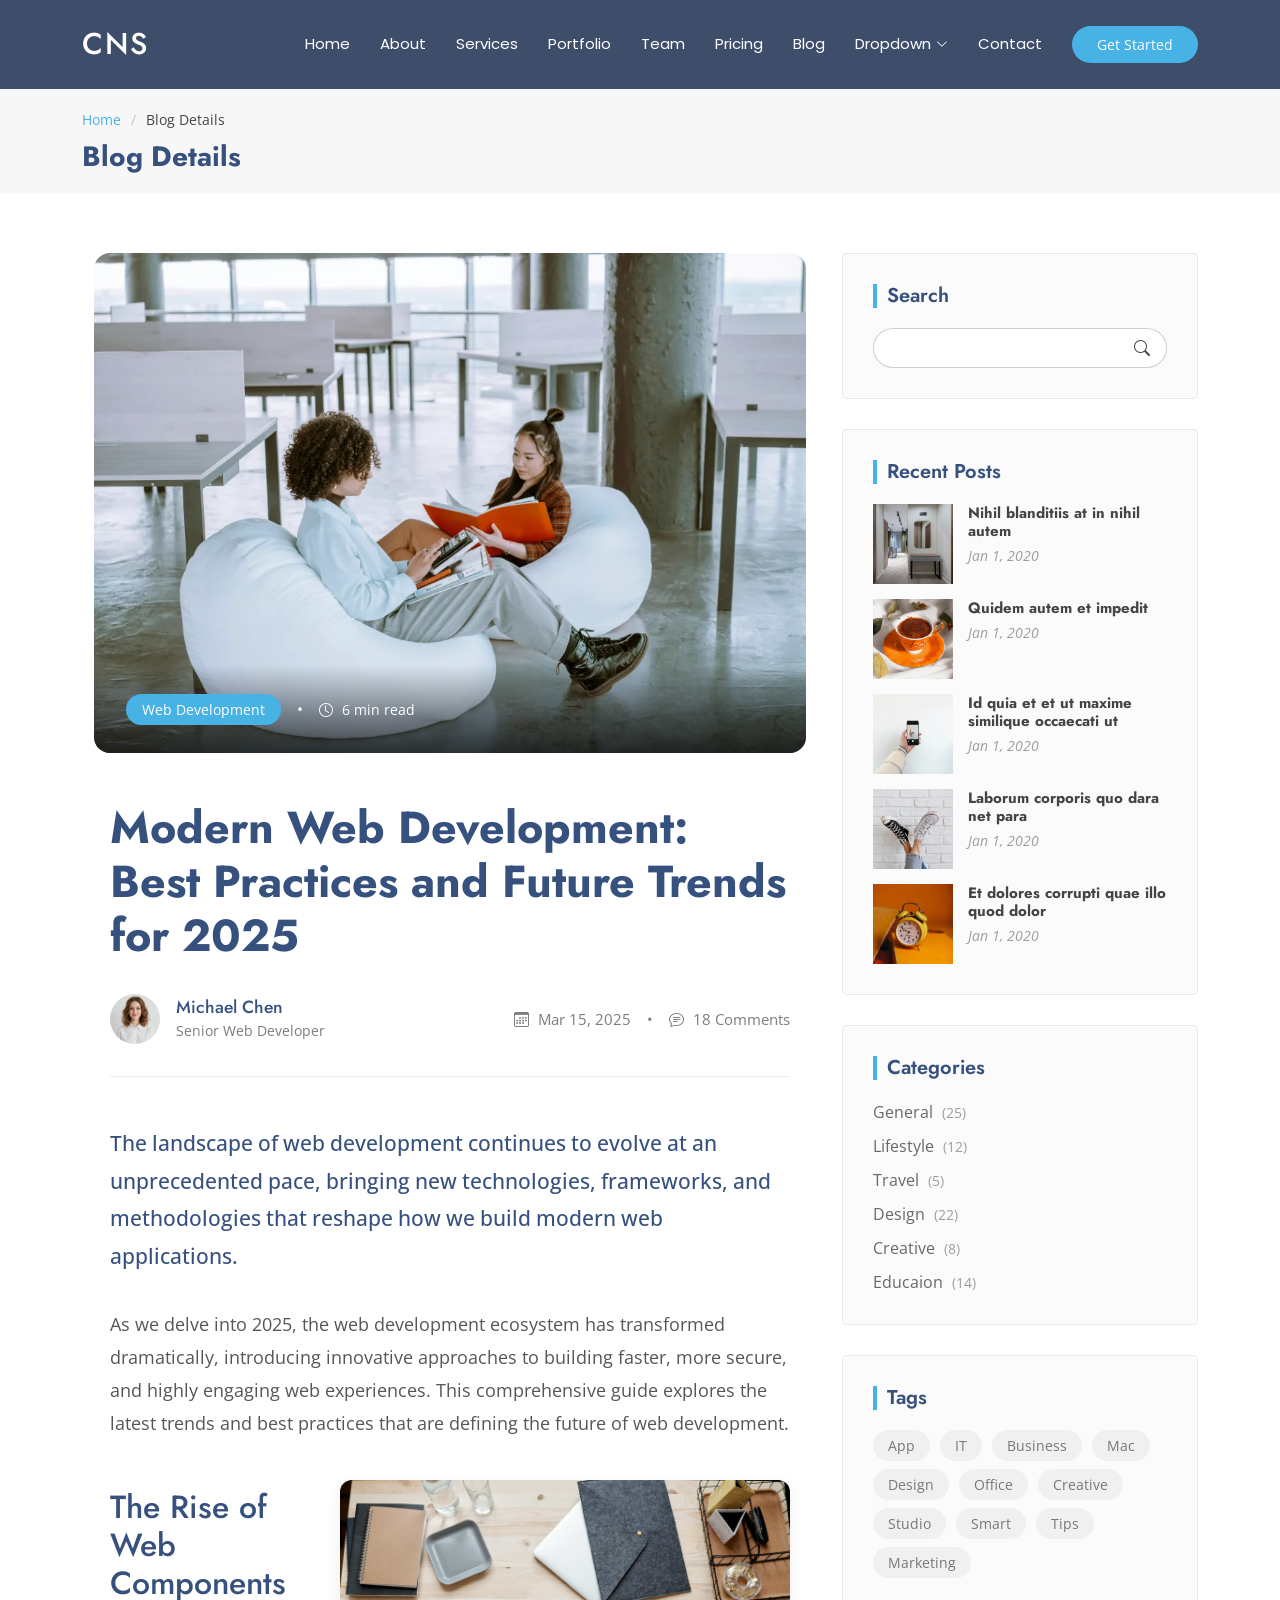
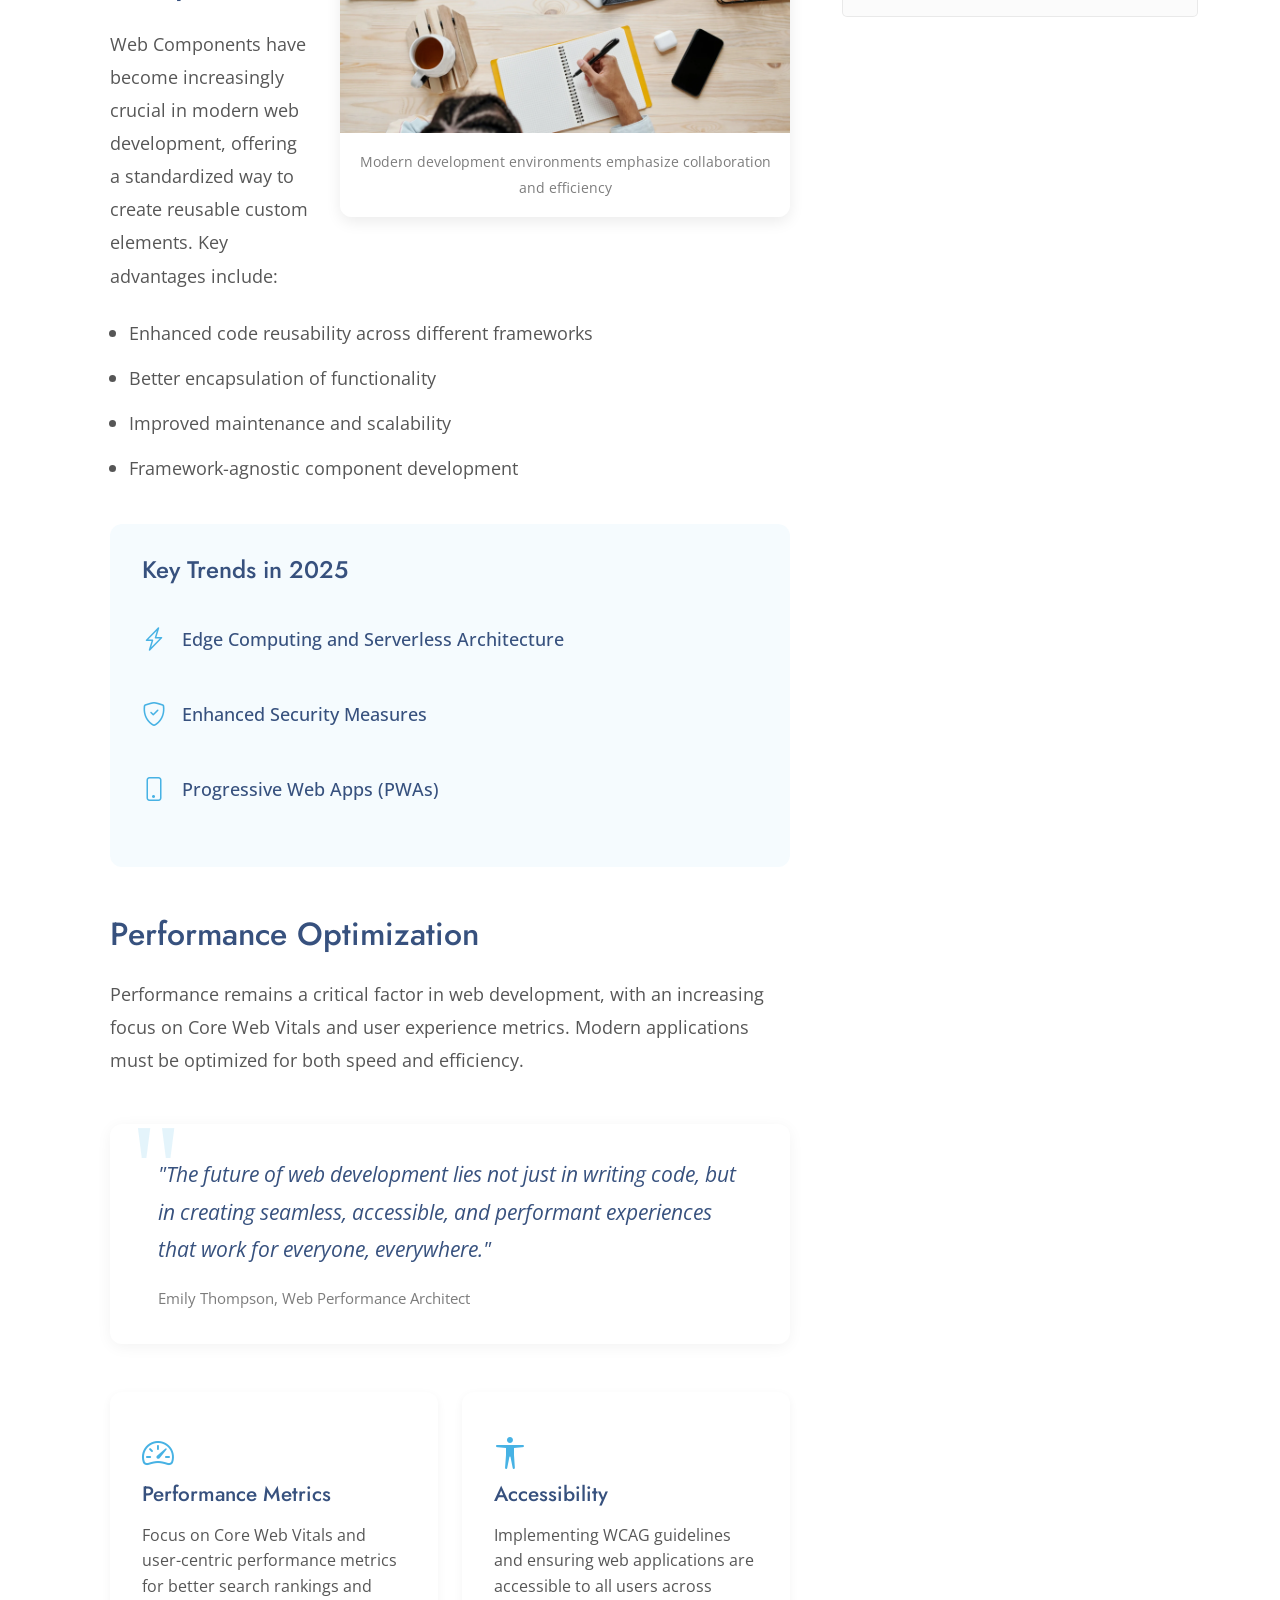
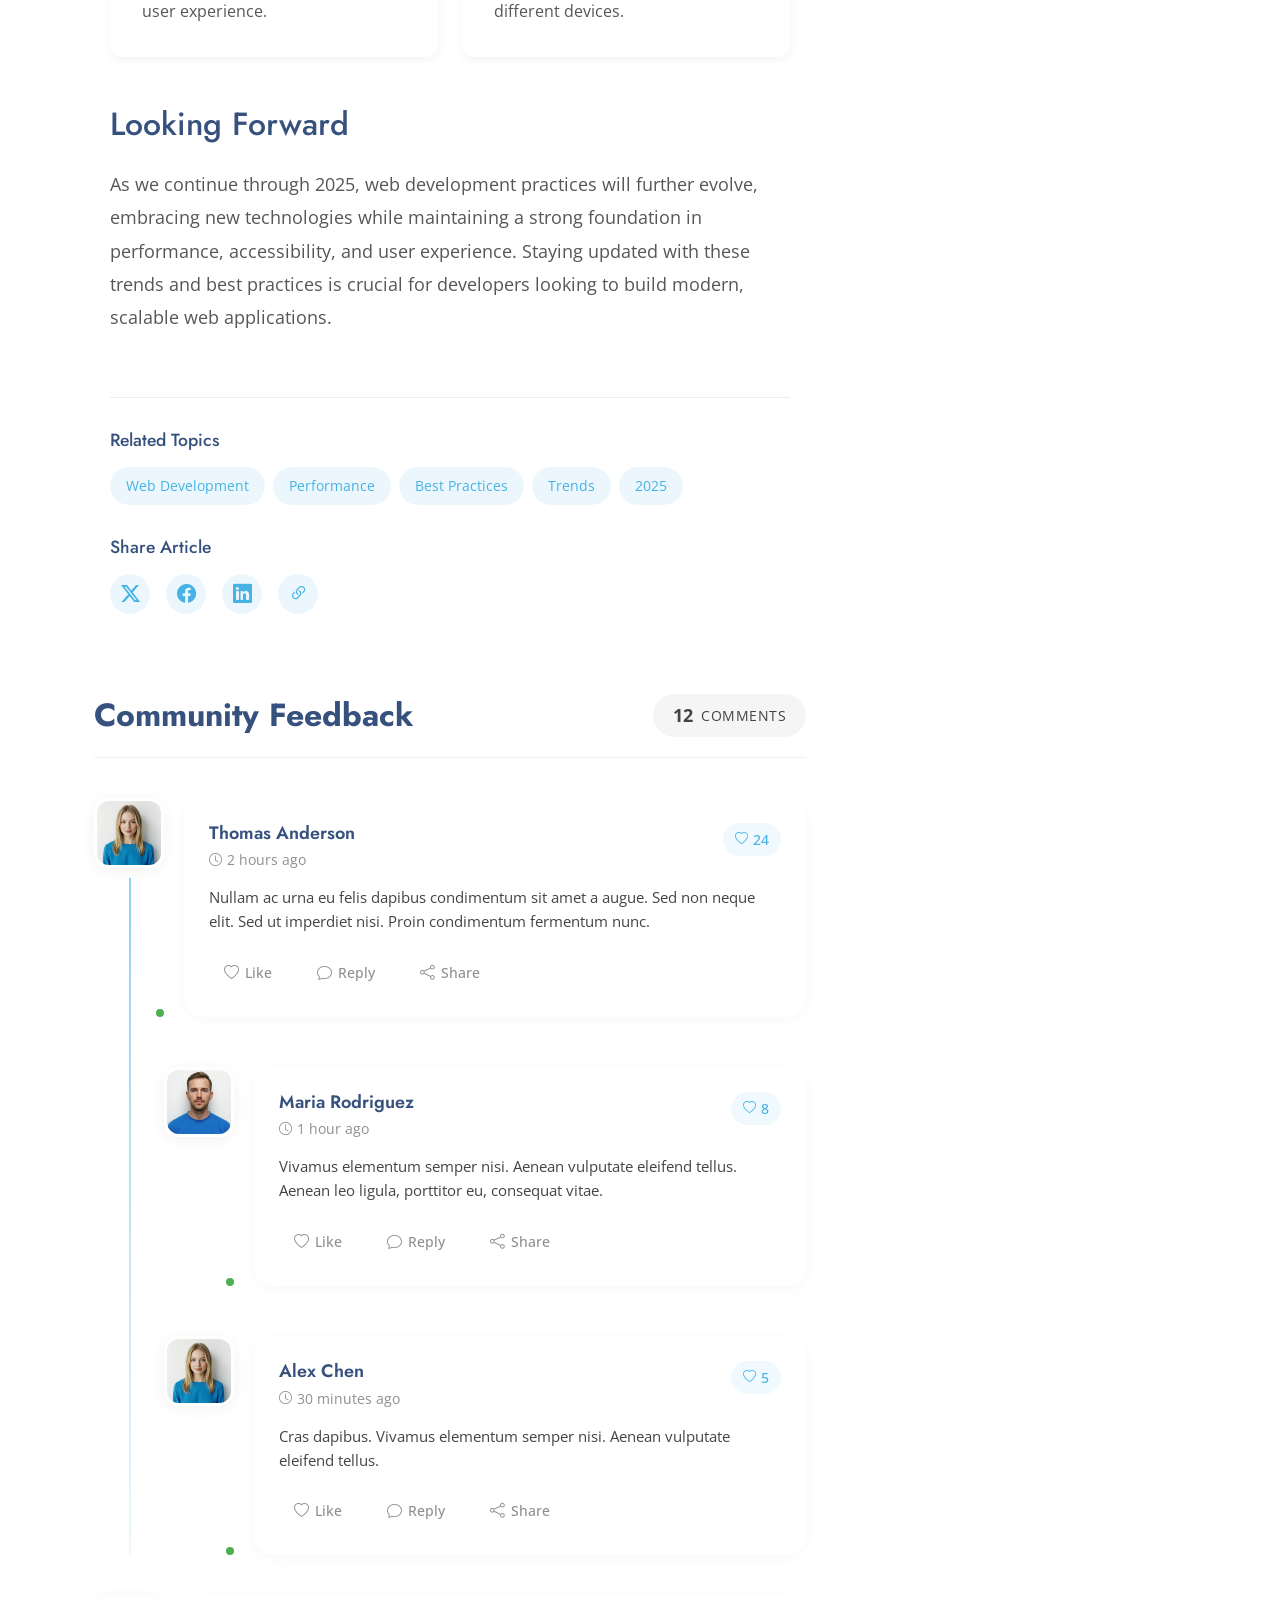
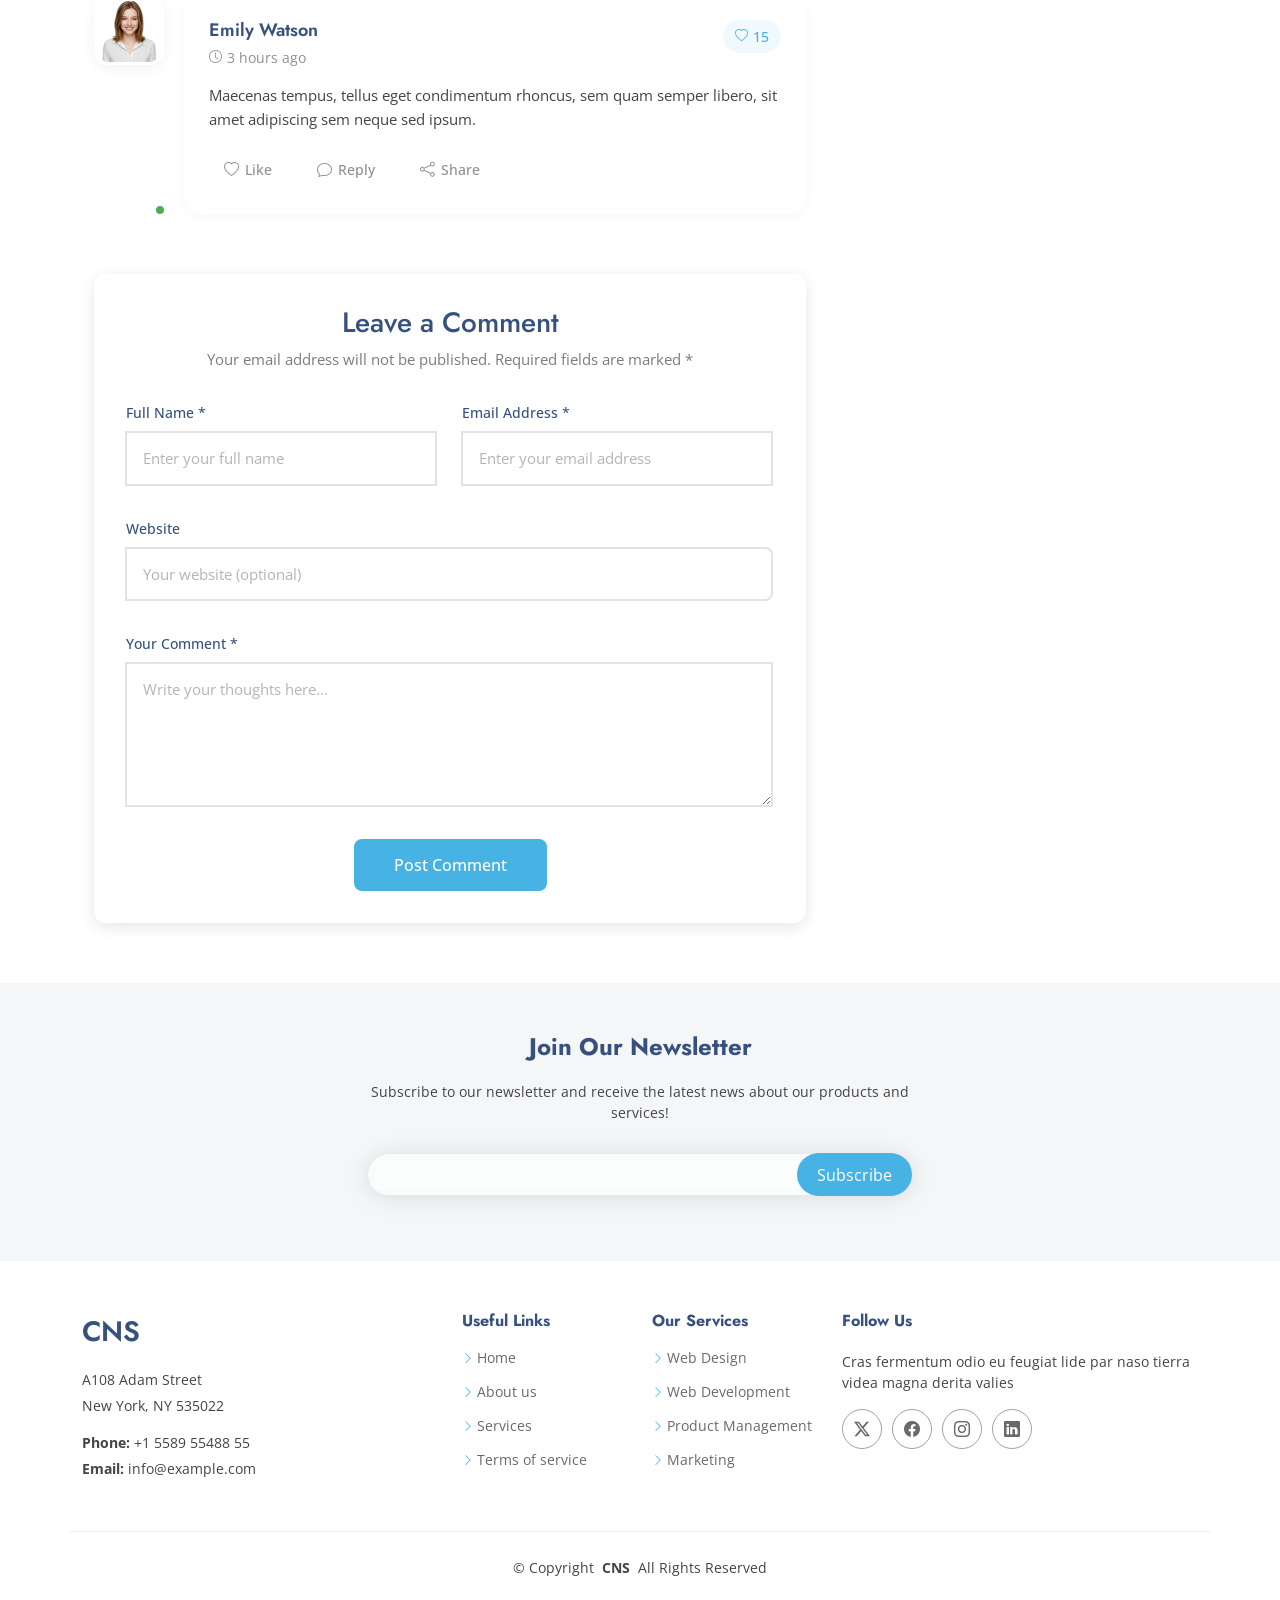
<file: blog-details.html>
<!DOCTYPE html>
<html lang="en">

<head>
  <meta charset="utf-8">
  <meta content="width=device-width, initial-scale=1.0" name="viewport">
  <title>Blog Details - Connecting Network Services Pvt Ltd</title>
  <meta name="description" content="">
  <meta name="keywords" content="">

  <!-- Favicons -->
  <link href="assets/img/favicon.png" rel="icon">
  <link href="assets/img/apple-touch-icon.png" rel="apple-touch-icon">

  <!-- Fonts -->
  <link href="https://fonts.googleapis.com" rel="preconnect">
  <link href="https://fonts.gstatic.com" rel="preconnect" crossorigin>
  <link href="https://fonts.googleapis.com/css2?family=Open+Sans:ital,wght@0,300;0,400;0,500;0,600;0,700;0,800;1,300;1,400;1,500;1,600;1,700;1,800&family=Poppins:ital,wght@0,100;0,200;0,300;0,400;0,500;0,600;0,700;0,800;0,900;1,100;1,200;1,300;1,400;1,500;1,600;1,700;1,800;1,900&family=Jost:ital,wght@0,100;0,200;0,300;0,400;0,500;0,600;0,700;0,800;0,900;1,100;1,200;1,300;1,400;1,500;1,600;1,700;1,800;1,900&display=swap" rel="stylesheet">

  <!-- Vendor CSS Files -->
  <link href="assets/vendor/bootstrap/css/bootstrap.min.css" rel="stylesheet">
  <link href="assets/vendor/bootstrap-icons/bootstrap-icons.css" rel="stylesheet">
  <link href="assets/vendor/aos/aos.css" rel="stylesheet">
  <link href="assets/vendor/glightbox/css/glightbox.min.css" rel="stylesheet">
  <link href="assets/vendor/swiper/swiper-bundle.min.css" rel="stylesheet">

  <!-- Main CSS File -->
  <link href="assets/css/main.css" rel="stylesheet">
</head>

<body class="blog-details-page">

  <header id="header" class="header d-flex align-items-center sticky-top">
    <div class="container-fluid container-xl position-relative d-flex align-items-center">

      <a href="index.html" class="logo d-flex align-items-center me-auto">
        <!-- Uncomment the line below if you also wish to use an image logo -->
        <!-- <img src="assets/img/logo.webp" alt=""> -->
        <h1 class="sitename">CNS</h1>
      </a>

      <nav id="navmenu" class="navmenu">
        <ul>
          <li><a href="#hero">Home</a></li>
          <li><a href="#about">About</a></li>
          <li><a href="#services">Services</a></li>
          <li><a href="#portfolio">Portfolio</a></li>
          <li><a href="#team">Team</a></li>
          <li><a href="#pricing">Pricing</a></li>
          <li><a href="blog.html">Blog</a></li>
          <li class="dropdown"><a href="#"><span>Dropdown</span> <i class="bi bi-chevron-down toggle-dropdown"></i></a>
            <ul>
              <li><a href="#">Dropdown 1</a></li>
              <li class="dropdown"><a href="#"><span>Deep Dropdown</span> <i class="bi bi-chevron-down toggle-dropdown"></i></a>
                <ul>
                  <li><a href="#">Deep Dropdown 1</a></li>
                  <li><a href="#">Deep Dropdown 2</a></li>
                  <li><a href="#">Deep Dropdown 3</a></li>
                  <li><a href="#">Deep Dropdown 4</a></li>
                  <li><a href="#">Deep Dropdown 5</a></li>
                </ul>
              </li>
              <li><a href="#">Dropdown 2</a></li>
              <li><a href="#">Dropdown 3</a></li>
              <li><a href="#">Dropdown 4</a></li>
            </ul>
          </li>
          <li><a href="#contact">Contact</a></li>
        </ul>
        <i class="mobile-nav-toggle d-xl-none bi bi-list"></i>
      </nav>

      <a class="btn-getstarted" href="#about">Get Started</a>

    </div>
  </header>

  <main class="main">

    <!-- Page Title -->
    <div class="page-title" data-aos="fade">
      <div class="container">
        <nav class="breadcrumbs">
          <ol>
            <li><a href="index.html">Home</a></li>
            <li class="current">Blog Details</li>
          </ol>
        </nav>
        <h1>Blog Details</h1>
      </div>
    </div><!-- End Page Title -->

    <div class="container">
      <div class="row">

        <div class="col-lg-8">

          <!-- Blog Details Section -->
          <section id="blog-details" class="blog-details section">
            <div class="container" data-aos="fade-up">

              <article class="article">

                <div class="hero-img" data-aos="zoom-in">
                  <img src="assets/img/blog/blog-post-3.webp" alt="Featured blog image" class="img-fluid" loading="lazy">
                  <div class="meta-overlay">
                    <div class="meta-categories">
                      <a href="#" class="category">Web Development</a>
                      <span class="divider">•</span>
                      <span class="reading-time"><i class="bi bi-clock"></i> 6 min read</span>
                    </div>
                  </div>
                </div>

                <div class="article-content" data-aos="fade-up" data-aos-delay="100">
                  <div class="content-header">
                    <h1 class="title">Modern Web Development: Best Practices and Future Trends for 2025</h1>

                    <div class="author-info">
                      <div class="author-details">
                        <img src="assets/img/person/person-f-8.webp" alt="Author" class="author-img">
                        <div class="info">
                          <h4>Michael Chen</h4>
                          <span class="role">Senior Web Developer</span>
                        </div>
                      </div>
                      <div class="post-meta">
                        <span class="date"><i class="bi bi-calendar3"></i> Mar 15, 2025</span>
                        <span class="divider">•</span>
                        <span class="comments"><i class="bi bi-chat-text"></i> 18 Comments</span>
                      </div>
                    </div>
                  </div>

                  <div class="content">
                    <p class="lead">
                      The landscape of web development continues to evolve at an unprecedented pace, bringing new technologies, frameworks, and methodologies that reshape how we build modern web applications.
                    </p>

                    <p>
                      As we delve into 2025, the web development ecosystem has transformed dramatically, introducing innovative approaches to building faster, more secure, and highly engaging web experiences. This comprehensive guide explores the latest trends and best practices that are defining the future of web development.
                    </p>

                    <div class="content-image right-aligned">
                      <img src="assets/img/blog/blog-hero-2.webp" class="img-fluid" alt="Modern web development tools" loading="lazy">
                      <figcaption>Modern development environments emphasize collaboration and efficiency</figcaption>
                    </div>

                    <h2>The Rise of Web Components</h2>
                    <p>
                      Web Components have become increasingly crucial in modern web development, offering a standardized way to create reusable custom elements. Key advantages include:
                    </p>
                    <ul>
                      <li>Enhanced code reusability across different frameworks</li>
                      <li>Better encapsulation of functionality</li>
                      <li>Improved maintenance and scalability</li>
                      <li>Framework-agnostic component development</li>
                    </ul>

                    <div class="highlight-box">
                      <h3>Key Trends in 2025</h3>
                      <ul class="trend-list">
                        <li>
                          <i class="bi bi-lightning-charge"></i>
                          <span>Edge Computing and Serverless Architecture</span>
                        </li>
                        <li>
                          <i class="bi bi-shield-check"></i>
                          <span>Enhanced Security Measures</span>
                        </li>
                        <li>
                          <i class="bi bi-phone"></i>
                          <span>Progressive Web Apps (PWAs)</span>
                        </li>
                      </ul>
                    </div>

                    <h2>Performance Optimization</h2>
                    <p>
                      Performance remains a critical factor in web development, with an increasing focus on Core Web Vitals and user experience metrics. Modern applications must be optimized for both speed and efficiency.
                    </p>

                    <blockquote>
                      <p>
                        "The future of web development lies not just in writing code, but in creating seamless, accessible, and performant experiences that work for everyone, everywhere."
                      </p>
                      <cite>Emily Thompson, Web Performance Architect</cite>
                    </blockquote>

                    <div class="content-grid">
                      <div class="row g-4">
                        <div class="col-md-6">
                          <div class="info-card">
                            <i class="bi bi-speedometer2"></i>
                            <h4>Performance Metrics</h4>
                            <p>Focus on Core Web Vitals and user-centric performance metrics for better search rankings and user experience.</p>
                          </div>
                        </div>
                        <div class="col-md-6">
                          <div class="info-card">
                            <i class="bi bi-universal-access"></i>
                            <h4>Accessibility</h4>
                            <p>Implementing WCAG guidelines and ensuring web applications are accessible to all users across different devices.</p>
                          </div>
                        </div>
                      </div>
                    </div>

                    <h2>Looking Forward</h2>
                    <p>
                      As we continue through 2025, web development practices will further evolve, embracing new technologies while maintaining a strong foundation in performance, accessibility, and user experience. Staying updated with these trends and best practices is crucial for developers looking to build modern, scalable web applications.
                    </p>
                  </div>

                  <div class="meta-bottom">
                    <div class="tags-section">
                      <h4>Related Topics</h4>
                      <div class="tags">
                        <a href="#" class="tag">Web Development</a>
                        <a href="#" class="tag">Performance</a>
                        <a href="#" class="tag">Best Practices</a>
                        <a href="#" class="tag">Trends</a>
                        <a href="#" class="tag">2025</a>
                      </div>
                    </div>

                    <div class="share-section">
                      <h4>Share Article</h4>
                      <div class="social-links">
                        <a href="#" class="twitter"><i class="bi bi-twitter-x"></i></a>
                        <a href="#" class="facebook"><i class="bi bi-facebook"></i></a>
                        <a href="#" class="linkedin"><i class="bi bi-linkedin"></i></a>
                        <a href="#" class="copy-link" title="Copy Link"><i class="bi bi-link-45deg"></i></a>
                      </div>
                    </div>
                  </div>
                </div>

              </article>

            </div>
          </section><!-- /Blog Details Section -->

          <!-- Blog Comments Section -->
          <section id="blog-comments" class="blog-comments section">

            <div class="container" data-aos="fade-up" data-aos-delay="100">

              <div class="blog-comments-4">
                <div class="comments-header">
                  <h3 class="title">Community Feedback</h3>
                  <div class="comments-stats">
                    <span class="count">12</span>
                    <span class="label">Comments</span>
                  </div>
                </div>

                <div class="comments-container">
                  <!-- Comment #1 -->
                  <div class="comment-thread">
                    <div class="comment-box">
                      <div class="comment-wrapper">
                        <div class="avatar-wrapper">
                          <img src="assets/img/person/person-f-9.webp" alt="Avatar" loading="lazy">
                          <span class="status-indicator"></span>
                        </div>

                        <div class="comment-content">
                          <div class="comment-header">
                            <div class="user-info">
                              <h4>Thomas Anderson</h4>
                              <span class="time-badge">
                                <i class="bi bi-clock"></i>
                                2 hours ago
                              </span>
                            </div>
                            <div class="engagement">
                              <span class="likes">
                                <i class="bi bi-heart"></i>
                                24
                              </span>
                            </div>
                          </div>

                          <div class="comment-body">
                            <p>Nullam ac urna eu felis dapibus condimentum sit amet a augue. Sed non neque elit. Sed ut imperdiet nisi. Proin condimentum fermentum nunc.</p>
                          </div>

                          <div class="comment-actions">
                            <button class="action-btn like-btn" aria-label="Like comment">
                              <i class="bi bi-heart"></i>
                              <span>Like</span>
                            </button>
                            <button class="action-btn reply-btn" aria-label="Reply to comment">
                              <i class="bi bi-chat"></i>
                              <span>Reply</span>
                            </button>
                            <button class="action-btn share-btn" aria-label="Share comment">
                              <i class="bi bi-share"></i>
                              <span>Share</span>
                            </button>
                          </div>
                        </div>
                      </div>
                    </div>

                    <!-- Replies Container -->
                    <div class="replies-container">
                      <!-- Reply #1 -->
                      <div class="comment-box reply">
                        <div class="comment-wrapper">
                          <div class="avatar-wrapper">
                            <img src="assets/img/person/person-m-9.webp" alt="Avatar" loading="lazy">
                            <span class="status-indicator"></span>
                          </div>

                          <div class="comment-content">
                            <div class="comment-header">
                              <div class="user-info">
                                <h4>Maria Rodriguez</h4>
                                <span class="time-badge">
                                  <i class="bi bi-clock"></i>
                                  1 hour ago
                                </span>
                              </div>
                              <div class="engagement">
                                <span class="likes">
                                  <i class="bi bi-heart"></i>
                                  8
                                </span>
                              </div>
                            </div>

                            <div class="comment-body">
                              <p>Vivamus elementum semper nisi. Aenean vulputate eleifend tellus. Aenean leo ligula, porttitor eu, consequat vitae.</p>
                            </div>

                            <div class="comment-actions">
                              <button class="action-btn like-btn" aria-label="Like comment">
                                <i class="bi bi-heart"></i>
                                <span>Like</span>
                              </button>
                              <button class="action-btn reply-btn" aria-label="Reply to comment">
                                <i class="bi bi-chat"></i>
                                <span>Reply</span>
                              </button>
                              <button class="action-btn share-btn" aria-label="Share comment">
                                <i class="bi bi-share"></i>
                                <span>Share</span>
                              </button>
                            </div>
                          </div>
                        </div>
                      </div>

                      <!-- Reply #2 -->
                      <div class="comment-box reply">
                        <div class="comment-wrapper">
                          <div class="avatar-wrapper">
                            <img src="assets/img/person/person-f-9.webp" alt="Avatar" loading="lazy">
                            <span class="status-indicator"></span>
                          </div>

                          <div class="comment-content">
                            <div class="comment-header">
                              <div class="user-info">
                                <h4>Alex Chen</h4>
                                <span class="time-badge">
                                  <i class="bi bi-clock"></i>
                                  30 minutes ago
                                </span>
                              </div>
                              <div class="engagement">
                                <span class="likes">
                                  <i class="bi bi-heart"></i>
                                  5
                                </span>
                              </div>
                            </div>

                            <div class="comment-body">
                              <p>Cras dapibus. Vivamus elementum semper nisi. Aenean vulputate eleifend tellus.</p>
                            </div>

                            <div class="comment-actions">
                              <button class="action-btn like-btn" aria-label="Like comment">
                                <i class="bi bi-heart"></i>
                                <span>Like</span>
                              </button>
                              <button class="action-btn reply-btn" aria-label="Reply to comment">
                                <i class="bi bi-chat"></i>
                                <span>Reply</span>
                              </button>
                              <button class="action-btn share-btn" aria-label="Share comment">
                                <i class="bi bi-share"></i>
                                <span>Share</span>
                              </button>
                            </div>
                          </div>
                        </div>
                      </div>
                    </div>
                  </div>

                  <!-- Comment #2 -->
                  <div class="comment-thread">
                    <div class="comment-box">
                      <div class="comment-wrapper">
                        <div class="avatar-wrapper">
                          <img src="assets/img/person/person-f-7.webp" alt="Avatar" loading="lazy">
                          <span class="status-indicator"></span>
                        </div>

                        <div class="comment-content">
                          <div class="comment-header">
                            <div class="user-info">
                              <h4>Emily Watson</h4>
                              <span class="time-badge">
                                <i class="bi bi-clock"></i>
                                3 hours ago
                              </span>
                            </div>
                            <div class="engagement">
                              <span class="likes">
                                <i class="bi bi-heart"></i>
                                15
                              </span>
                            </div>
                          </div>

                          <div class="comment-body">
                            <p>Maecenas tempus, tellus eget condimentum rhoncus, sem quam semper libero, sit amet adipiscing sem neque sed ipsum.</p>
                          </div>

                          <div class="comment-actions">
                            <button class="action-btn like-btn" aria-label="Like comment">
                              <i class="bi bi-heart"></i>
                              <span>Like</span>
                            </button>
                            <button class="action-btn reply-btn" aria-label="Reply to comment">
                              <i class="bi bi-chat"></i>
                              <span>Reply</span>
                            </button>
                            <button class="action-btn share-btn" aria-label="Share comment">
                              <i class="bi bi-share"></i>
                              <span>Share</span>
                            </button>
                          </div>
                        </div>
                      </div>
                    </div>
                  </div>
                </div>
              </div>

            </div>

          </section><!-- /Blog Comments Section -->

          <!-- Blog Comment Form Section -->
          <section id="blog-comment-form" class="blog-comment-form section">

            <div class="container" data-aos="fade-up" data-aos-delay="100">

              <form method="post" role="form">

                <div class="form-header">
                  <h3>Leave a Comment</h3>
                  <p>Your email address will not be published. Required fields are marked *</p>
                </div>

                <div class="row gy-3">
                  <div class="col-md-6">
                    <div class="input-group">
                      <label for="name">Full Name *</label>
                      <input type="text" name="name" id="name" placeholder="Enter your full name" required="">
                      <span class="error-text">Please enter your name</span>
                    </div>
                  </div>

                  <div class="col-md-6">
                    <div class="input-group">
                      <label for="email">Email Address *</label>
                      <input type="email" name="email" id="email" placeholder="Enter your email address" required="">
                      <span class="error-text">Please enter a valid email address</span>
                    </div>
                  </div>

                  <div class="col-12">
                    <div class="input-group">
                      <label for="website">Website</label>
                      <input type="url" name="website" id="website" placeholder="Your website (optional)">
                    </div>
                  </div>

                  <div class="col-12">
                    <div class="input-group">
                      <label for="comment">Your Comment *</label>
                      <textarea name="comment" id="comment" rows="5" placeholder="Write your thoughts here..." required=""></textarea>
                      <span class="error-text">Please enter your comment</span>
                    </div>
                  </div>

                  <div class="col-12 text-center">
                    <button type="submit">Post Comment</button>
                  </div>
                </div>

              </form>

            </div>

          </section><!-- /Blog Comment Form Section -->

        </div>

        <div class="col-lg-4 sidebar">

          <div class="widgets-container" data-aos="fade-up" data-aos-delay="200">

            <!-- Search Widget -->
            <div class="search-widget widget-item">

              <h3 class="widget-title">Search</h3>
              <form action="">
                <input type="text">
                <button type="submit" title="Search"><i class="bi bi-search"></i></button>
              </form>

            </div><!--/Search Widget -->

            <!-- Recent Posts Widget -->
            <div class="recent-posts-widget widget-item">

              <h3 class="widget-title">Recent Posts</h3>

              <div class="post-item">
                <img src="assets/img/blog/blog-post-square-1.webp" alt="" class="flex-shrink-0">
                <div>
                  <h4><a href="blog-details.html">Nihil blanditiis at in nihil autem</a></h4>
                  <time datetime="2020-01-01">Jan 1, 2020</time>
                </div>
              </div><!-- End recent post item-->

              <div class="post-item">
                <img src="assets/img/blog/blog-post-square-2.webp" alt="" class="flex-shrink-0">
                <div>
                  <h4><a href="blog-details.html">Quidem autem et impedit</a></h4>
                  <time datetime="2020-01-01">Jan 1, 2020</time>
                </div>
              </div><!-- End recent post item-->

              <div class="post-item">
                <img src="assets/img/blog/blog-post-square-3.webp" alt="" class="flex-shrink-0">
                <div>
                  <h4><a href="blog-details.html">Id quia et et ut maxime similique occaecati ut</a></h4>
                  <time datetime="2020-01-01">Jan 1, 2020</time>
                </div>
              </div><!-- End recent post item-->

              <div class="post-item">
                <img src="assets/img/blog/blog-post-square-4.webp" alt="" class="flex-shrink-0">
                <div>
                  <h4><a href="blog-details.html">Laborum corporis quo dara net para</a></h4>
                  <time datetime="2020-01-01">Jan 1, 2020</time>
                </div>
              </div><!-- End recent post item-->

              <div class="post-item">
                <img src="assets/img/blog/blog-post-square-5.webp" alt="" class="flex-shrink-0">
                <div>
                  <h4><a href="blog-details.html">Et dolores corrupti quae illo quod dolor</a></h4>
                  <time datetime="2020-01-01">Jan 1, 2020</time>
                </div>
              </div><!-- End recent post item-->

            </div><!--/Recent Posts Widget -->

            <!-- Categories Widget -->
            <div class="categories-widget widget-item">

              <h3 class="widget-title">Categories</h3>
              <ul class="mt-3">
                <li><a href="#">General <span>(25)</span></a></li>
                <li><a href="#">Lifestyle <span>(12)</span></a></li>
                <li><a href="#">Travel <span>(5)</span></a></li>
                <li><a href="#">Design <span>(22)</span></a></li>
                <li><a href="#">Creative <span>(8)</span></a></li>
                <li><a href="#">Educaion <span>(14)</span></a></li>
              </ul>

            </div><!--/Categories Widget -->

            <!-- Tags Widget -->
            <div class="tags-widget widget-item">

              <h3 class="widget-title">Tags</h3>
              <ul>
                <li><a href="#">App</a></li>
                <li><a href="#">IT</a></li>
                <li><a href="#">Business</a></li>
                <li><a href="#">Mac</a></li>
                <li><a href="#">Design</a></li>
                <li><a href="#">Office</a></li>
                <li><a href="#">Creative</a></li>
                <li><a href="#">Studio</a></li>
                <li><a href="#">Smart</a></li>
                <li><a href="#">Tips</a></li>
                <li><a href="#">Marketing</a></li>
              </ul>

            </div><!--/Tags Widget -->

          </div>

        </div>

      </div>
    </div>

  </main>

  <footer id="footer" class="footer">

    <div class="footer-newsletter">
      <div class="container">
        <div class="row justify-content-center text-center">
          <div class="col-lg-6">
            <h4>Join Our Newsletter</h4>
            <p>Subscribe to our newsletter and receive the latest news about our products and services!</p>
            <form action="forms/newsletter.php" method="post" class="php-email-form">
              <div class="newsletter-form"><input type="email" name="email"><input type="submit" value="Subscribe"></div>
              <div class="loading">Loading</div>
              <div class="error-message"></div>
              <div class="sent-message">Your subscription request has been sent. Thank you!</div>
            </form>
          </div>
        </div>
      </div>
    </div>

    <div class="container footer-top">
      <div class="row gy-4">
        <div class="col-lg-4 col-md-6 footer-about">
          <a href="index.html" class="d-flex align-items-center">
            <span class="sitename">CNS</span>
          </a>
          <div class="footer-contact pt-3">
            <p>A108 Adam Street</p>
            <p>New York, NY 535022</p>
            <p class="mt-3"><strong>Phone:</strong> <span>+1 5589 55488 55</span></p>
            <p><strong>Email:</strong> <span>info@example.com</span></p>
          </div>
        </div>

        <div class="col-lg-2 col-md-3 footer-links">
          <h4>Useful Links</h4>
          <ul>
            <li><i class="bi bi-chevron-right"></i> <a href="#">Home</a></li>
            <li><i class="bi bi-chevron-right"></i> <a href="#">About us</a></li>
            <li><i class="bi bi-chevron-right"></i> <a href="#">Services</a></li>
            <li><i class="bi bi-chevron-right"></i> <a href="#">Terms of service</a></li>
          </ul>
        </div>

        <div class="col-lg-2 col-md-3 footer-links">
          <h4>Our Services</h4>
          <ul>
            <li><i class="bi bi-chevron-right"></i> <a href="#">Web Design</a></li>
            <li><i class="bi bi-chevron-right"></i> <a href="#">Web Development</a></li>
            <li><i class="bi bi-chevron-right"></i> <a href="#">Product Management</a></li>
            <li><i class="bi bi-chevron-right"></i> <a href="#">Marketing</a></li>
          </ul>
        </div>

        <div class="col-lg-4 col-md-12">
          <h4>Follow Us</h4>
          <p>Cras fermentum odio eu feugiat lide par naso tierra videa magna derita valies</p>
          <div class="social-links d-flex">
            <a href=""><i class="bi bi-twitter-x"></i></a>
            <a href=""><i class="bi bi-facebook"></i></a>
            <a href=""><i class="bi bi-instagram"></i></a>
            <a href=""><i class="bi bi-linkedin"></i></a>
          </div>
        </div>

      </div>
    </div>

    <div class="container copyright text-center mt-4">
      <p>© <span>Copyright</span> <strong class="px-1 sitename">CNS</strong> <span>All Rights Reserved</span></p>
    </div>

  </footer>

  <!-- Scroll Top -->
  <a href="#" id="scroll-top" class="scroll-top d-flex align-items-center justify-content-center"><i class="bi bi-arrow-up-short"></i></a>

  <!-- Preloader -->
  <div id="preloader"></div>

  <!-- Vendor JS Files -->
  <script src="assets/vendor/bootstrap/js/bootstrap.bundle.min.js"></script>
  <script src="assets/vendor/php-email-form/validate.js"></script>
  <script src="assets/vendor/aos/aos.js"></script>
  <script src="assets/vendor/glightbox/js/glightbox.min.js"></script>
  <script src="assets/vendor/swiper/swiper-bundle.min.js"></script>
  <script src="assets/vendor/waypoints/noframework.waypoints.js"></script>
  <script src="assets/vendor/imagesloaded/imagesloaded.pkgd.min.js"></script>
  <script src="assets/vendor/isotope-layout/isotope.pkgd.min.js"></script>

  <!-- Main JS File -->
  <script src="assets/js/main.js"></script>

</body>

</html>
</file>
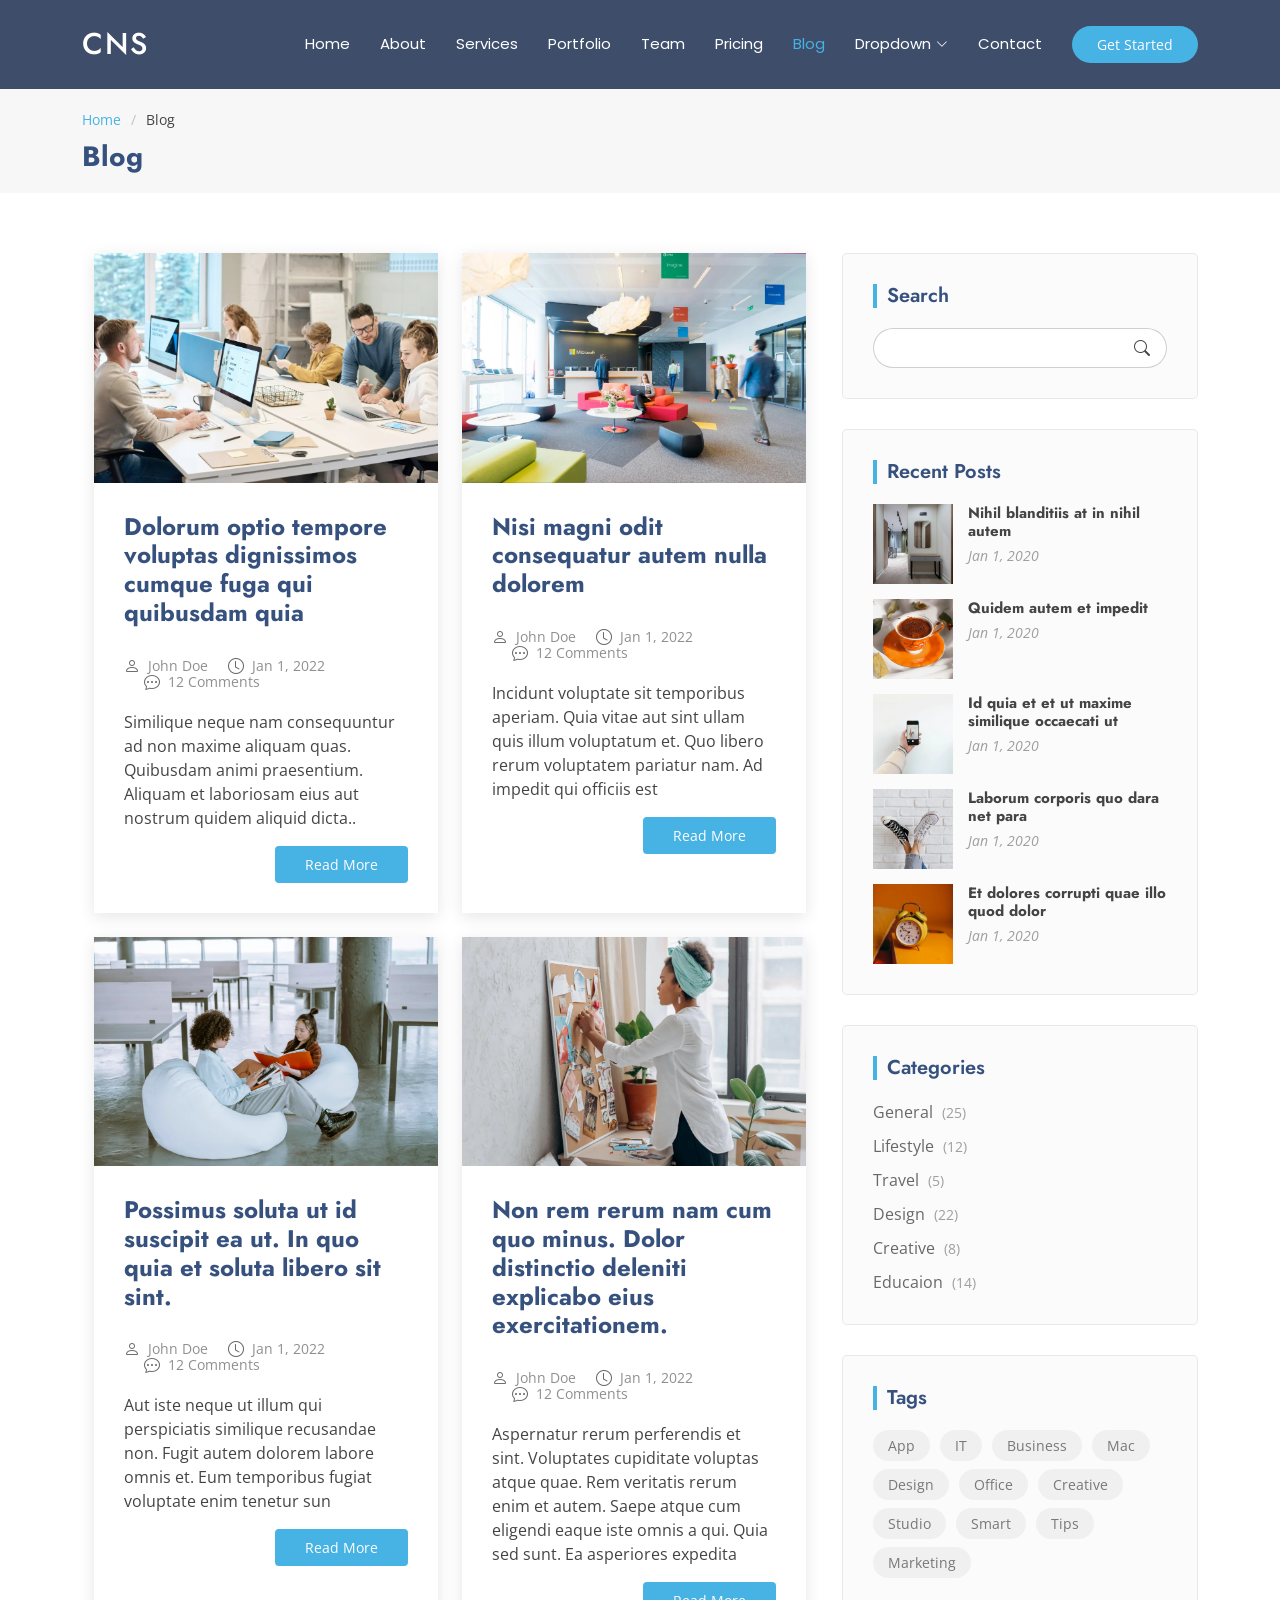
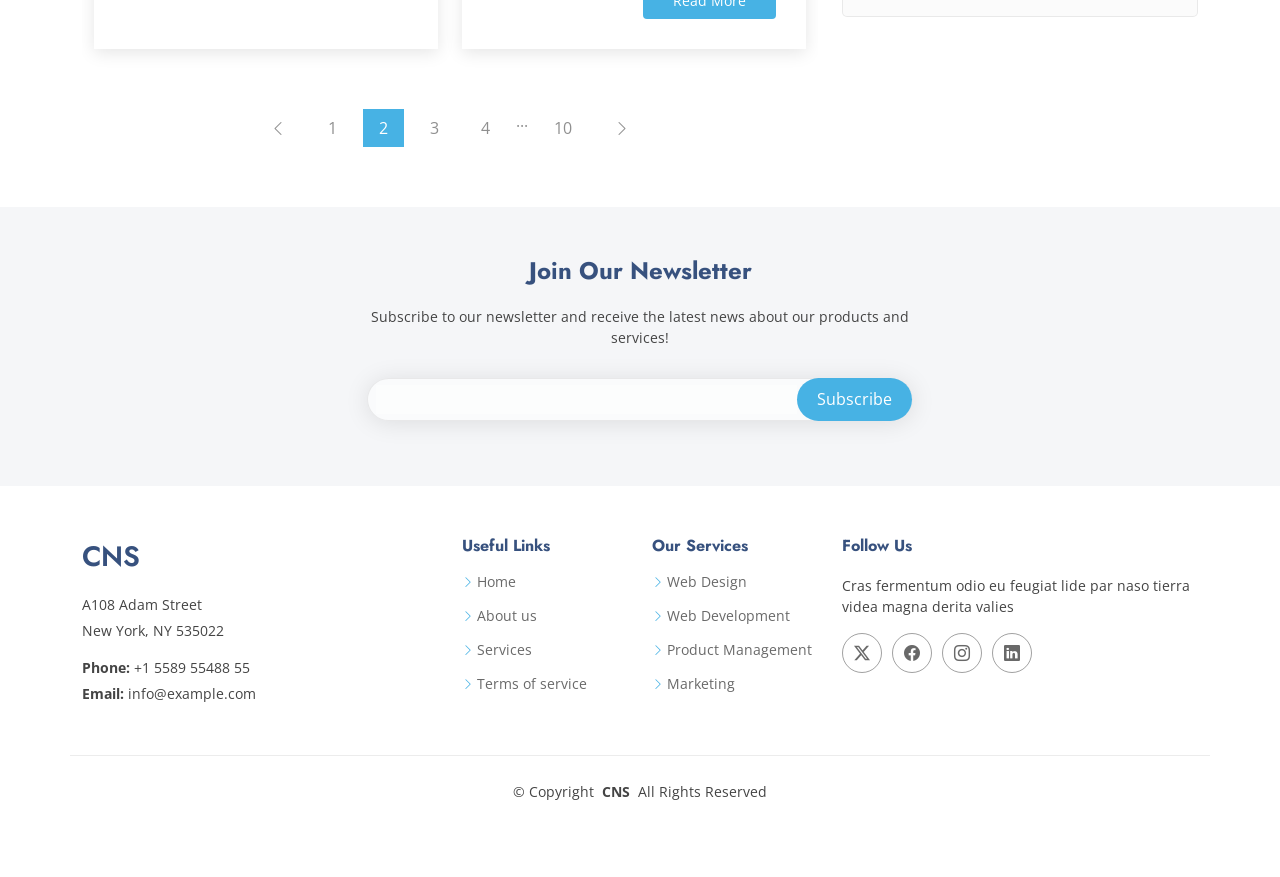
<file: blog.html>
<!DOCTYPE html>
<html lang="en">

<head>
  <meta charset="utf-8">
  <meta content="width=device-width, initial-scale=1.0" name="viewport">
  <title>Blog - Connecting Network Services Pvt Ltd</title>
  <meta name="description" content="">
  <meta name="keywords" content="">

  <!-- Favicons -->
  <link href="assets/img/favicon.png" rel="icon">
  <link href="assets/img/apple-touch-icon.png" rel="apple-touch-icon">

  <!-- Fonts -->
  <link href="https://fonts.googleapis.com" rel="preconnect">
  <link href="https://fonts.gstatic.com" rel="preconnect" crossorigin>
  <link href="https://fonts.googleapis.com/css2?family=Open+Sans:ital,wght@0,300;0,400;0,500;0,600;0,700;0,800;1,300;1,400;1,500;1,600;1,700;1,800&family=Poppins:ital,wght@0,100;0,200;0,300;0,400;0,500;0,600;0,700;0,800;0,900;1,100;1,200;1,300;1,400;1,500;1,600;1,700;1,800;1,900&family=Jost:ital,wght@0,100;0,200;0,300;0,400;0,500;0,600;0,700;0,800;0,900;1,100;1,200;1,300;1,400;1,500;1,600;1,700;1,800;1,900&display=swap" rel="stylesheet">

  <!-- Vendor CSS Files -->
  <link href="assets/vendor/bootstrap/css/bootstrap.min.css" rel="stylesheet">
  <link href="assets/vendor/bootstrap-icons/bootstrap-icons.css" rel="stylesheet">
  <link href="assets/vendor/aos/aos.css" rel="stylesheet">
  <link href="assets/vendor/glightbox/css/glightbox.min.css" rel="stylesheet">
  <link href="assets/vendor/swiper/swiper-bundle.min.css" rel="stylesheet">

  <!-- Main CSS File -->
  <link href="assets/css/main.css" rel="stylesheet">
</head>

<body class="blog-page">

  <header id="header" class="header d-flex align-items-center sticky-top">
    <div class="container-fluid container-xl position-relative d-flex align-items-center">

      <a href="index.html" class="logo d-flex align-items-center me-auto">
        <!-- Uncomment the line below if you also wish to use an image logo -->
        <!-- <img src="assets/img/logo.webp" alt=""> -->
        <h1 class="sitename">CNS</h1>
      </a>

      <nav id="navmenu" class="navmenu">
        <ul>
          <li><a href="#hero">Home</a></li>
          <li><a href="#about">About</a></li>
          <li><a href="#services">Services</a></li>
          <li><a href="#portfolio">Portfolio</a></li>
          <li><a href="#team">Team</a></li>
          <li><a href="#pricing">Pricing</a></li>
          <li><a href="blog.html" class="active">Blog</a></li>
          <li class="dropdown"><a href="#"><span>Dropdown</span> <i class="bi bi-chevron-down toggle-dropdown"></i></a>
            <ul>
              <li><a href="#">Dropdown 1</a></li>
              <li class="dropdown"><a href="#"><span>Deep Dropdown</span> <i class="bi bi-chevron-down toggle-dropdown"></i></a>
                <ul>
                  <li><a href="#">Deep Dropdown 1</a></li>
                  <li><a href="#">Deep Dropdown 2</a></li>
                  <li><a href="#">Deep Dropdown 3</a></li>
                  <li><a href="#">Deep Dropdown 4</a></li>
                  <li><a href="#">Deep Dropdown 5</a></li>
                </ul>
              </li>
              <li><a href="#">Dropdown 2</a></li>
              <li><a href="#">Dropdown 3</a></li>
              <li><a href="#">Dropdown 4</a></li>
            </ul>
          </li>
          <li><a href="#contact">Contact</a></li>
        </ul>
        <i class="mobile-nav-toggle d-xl-none bi bi-list"></i>
      </nav>

      <a class="btn-getstarted" href="#about">Get Started</a>

    </div>
  </header>

  <main class="main">

    <!-- Page Title -->
    <div class="page-title" data-aos="fade">
      <div class="container">
        <nav class="breadcrumbs">
          <ol>
            <li><a href="index.html">Home</a></li>
            <li class="current">Blog</li>
          </ol>
        </nav>
        <h1>Blog</h1>
      </div>
    </div><!-- End Page Title -->

    <div class="container">
      <div class="row">

        <div class="col-lg-8">

          <!-- Blog Posts Section -->
          <section id="blog-posts" class="blog-posts section">

            <div class="container" data-aos="fade-up" data-aos-delay="100">

              <div class="row gy-4">

                <div class="col-lg-6">
                  <article>

                    <div class="post-img">
                      <img src="assets/img/blog/blog-post-1.webp" alt="" class="img-fluid">
                    </div>

                    <h2 class="title">
                      <a href="blog-details.html">Dolorum optio tempore voluptas dignissimos cumque fuga qui quibusdam quia</a>
                    </h2>

                    <div class="meta-top">
                      <ul>
                        <li class="d-flex align-items-center"><i class="bi bi-person"></i> <a href="blog-details.html">John Doe</a></li>
                        <li class="d-flex align-items-center"><i class="bi bi-clock"></i> <a href="blog-details.html"><time datetime="2022-01-01">Jan 1, 2022</time></a></li>
                        <li class="d-flex align-items-center"><i class="bi bi-chat-dots"></i> <a href="blog-details.html">12 Comments</a></li>
                      </ul>
                    </div>

                    <div class="content">
                      <p>
                        Similique neque nam consequuntur ad non maxime aliquam quas. Quibusdam animi praesentium. Aliquam et laboriosam eius aut nostrum quidem aliquid dicta..
                      </p>

                      <div class="read-more">
                        <a href="blog-details.html">Read More</a>
                      </div>
                    </div>

                  </article>
                </div><!-- End post list item -->

                <div class="col-lg-6">

                  <article>

                    <div class="post-img">
                      <img src="assets/img/blog/blog-post-2.webp" alt="" class="img-fluid">
                    </div>

                    <h2 class="title">
                      <a href="blog-details.html">Nisi magni odit consequatur autem nulla dolorem</a>
                    </h2>

                    <div class="meta-top">
                      <ul>
                        <li class="d-flex align-items-center"><i class="bi bi-person"></i> <a href="blog-details.html">John Doe</a></li>
                        <li class="d-flex align-items-center"><i class="bi bi-clock"></i> <a href="blog-details.html"><time datetime="2022-01-01">Jan 1, 2022</time></a></li>
                        <li class="d-flex align-items-center"><i class="bi bi-chat-dots"></i> <a href="blog-details.html">12 Comments</a></li>
                      </ul>
                    </div>

                    <div class="content">
                      <p>
                        Incidunt voluptate sit temporibus aperiam. Quia vitae aut sint ullam quis illum voluptatum et. Quo libero rerum voluptatem pariatur nam.
                        Ad impedit qui officiis est</p>
                      <div class="read-more">
                        <a href="blog-details.html">Read More</a>
                      </div>
                    </div>

                  </article>

                </div><!-- End post list item -->

                <div class="col-lg-6">

                  <article>

                    <div class="post-img">
                      <img src="assets/img/blog/blog-post-3.webp" alt="" class="img-fluid">
                    </div>

                    <h2 class="title">
                      <a href="blog-details.html">Possimus soluta ut id suscipit ea ut. In quo quia et soluta libero sit sint.</a>
                    </h2>

                    <div class="meta-top">
                      <ul>
                        <li class="d-flex align-items-center"><i class="bi bi-person"></i> <a href="blog-details.html">John Doe</a></li>
                        <li class="d-flex align-items-center"><i class="bi bi-clock"></i> <a href="blog-details.html"><time datetime="2022-01-01">Jan 1, 2022</time></a></li>
                        <li class="d-flex align-items-center"><i class="bi bi-chat-dots"></i> <a href="blog-details.html">12 Comments</a></li>
                      </ul>
                    </div>

                    <div class="content">
                      <p>
                        Aut iste neque ut illum qui perspiciatis similique recusandae non. Fugit autem dolorem labore omnis et. Eum temporibus fugiat voluptate enim tenetur sun</p>
                      <div class="read-more">
                        <a href="blog-details.html">Read More</a>
                      </div>
                    </div>

                  </article>

                </div><!-- End post list item -->

                <div class="col-lg-6">

                  <article>

                    <div class="post-img">
                      <img src="assets/img/blog/blog-post-4.webp" alt="" class="img-fluid">
                    </div>

                    <h2 class="title">
                      <a href="blog-details.html">Non rem rerum nam cum quo minus. Dolor distinctio deleniti explicabo eius exercitationem.</a>
                    </h2>

                    <div class="meta-top">
                      <ul>
                        <li class="d-flex align-items-center"><i class="bi bi-person"></i> <a href="blog-details.html">John Doe</a></li>
                        <li class="d-flex align-items-center"><i class="bi bi-clock"></i> <a href="blog-details.html"><time datetime="2022-01-01">Jan 1, 2022</time></a></li>
                        <li class="d-flex align-items-center"><i class="bi bi-chat-dots"></i> <a href="blog-details.html">12 Comments</a></li>
                      </ul>
                    </div>

                    <div class="content">
                      <p>
                        Aspernatur rerum perferendis et sint. Voluptates cupiditate voluptas atque quae. Rem veritatis rerum enim et autem. Saepe atque cum eligendi eaque iste omnis a qui.
                        Quia sed sunt. Ea asperiores expedita <br></p>
                      <div class="read-more">
                        <a href="blog-details.html">Read More</a>
                      </div>
                    </div>

                  </article>

                </div><!-- End post list item -->

              </div><!-- End blog posts list -->

            </div>

          </section><!-- /Blog Posts Section -->

          <!-- Pagination 2 Section -->
          <section id="pagination-2" class="pagination-2 section">

            <div class="container">
              <div class="d-flex justify-content-center">
                <ul>
                  <li><a href="#"><i class="bi bi-chevron-left"></i></a></li>
                  <li><a href="#">1</a></li>
                  <li><a href="#" class="active">2</a></li>
                  <li><a href="#">3</a></li>
                  <li><a href="#">4</a></li>
                  <li>...</li>
                  <li><a href="#">10</a></li>
                  <li><a href="#"><i class="bi bi-chevron-right"></i></a></li>
                </ul>
              </div>
            </div>

          </section><!-- /Pagination 2 Section -->

        </div>

        <div class="col-lg-4 sidebar">

          <div class="widgets-container" data-aos="fade-up" data-aos-delay="200">

            <!-- Search Widget -->
            <div class="search-widget widget-item">

              <h3 class="widget-title">Search</h3>
              <form action="">
                <input type="text">
                <button type="submit" title="Search"><i class="bi bi-search"></i></button>
              </form>

            </div><!--/Search Widget -->

            <!-- Recent Posts Widget -->
            <div class="recent-posts-widget widget-item">

              <h3 class="widget-title">Recent Posts</h3>

              <div class="post-item">
                <img src="assets/img/blog/blog-post-square-1.webp" alt="" class="flex-shrink-0">
                <div>
                  <h4><a href="blog-details.html">Nihil blanditiis at in nihil autem</a></h4>
                  <time datetime="2020-01-01">Jan 1, 2020</time>
                </div>
              </div><!-- End recent post item-->

              <div class="post-item">
                <img src="assets/img/blog/blog-post-square-2.webp" alt="" class="flex-shrink-0">
                <div>
                  <h4><a href="blog-details.html">Quidem autem et impedit</a></h4>
                  <time datetime="2020-01-01">Jan 1, 2020</time>
                </div>
              </div><!-- End recent post item-->

              <div class="post-item">
                <img src="assets/img/blog/blog-post-square-3.webp" alt="" class="flex-shrink-0">
                <div>
                  <h4><a href="blog-details.html">Id quia et et ut maxime similique occaecati ut</a></h4>
                  <time datetime="2020-01-01">Jan 1, 2020</time>
                </div>
              </div><!-- End recent post item-->

              <div class="post-item">
                <img src="assets/img/blog/blog-post-square-4.webp" alt="" class="flex-shrink-0">
                <div>
                  <h4><a href="blog-details.html">Laborum corporis quo dara net para</a></h4>
                  <time datetime="2020-01-01">Jan 1, 2020</time>
                </div>
              </div><!-- End recent post item-->

              <div class="post-item">
                <img src="assets/img/blog/blog-post-square-5.webp" alt="" class="flex-shrink-0">
                <div>
                  <h4><a href="blog-details.html">Et dolores corrupti quae illo quod dolor</a></h4>
                  <time datetime="2020-01-01">Jan 1, 2020</time>
                </div>
              </div><!-- End recent post item-->

            </div><!--/Recent Posts Widget -->

            <!-- Categories Widget -->
            <div class="categories-widget widget-item">

              <h3 class="widget-title">Categories</h3>
              <ul class="mt-3">
                <li><a href="#">General <span>(25)</span></a></li>
                <li><a href="#">Lifestyle <span>(12)</span></a></li>
                <li><a href="#">Travel <span>(5)</span></a></li>
                <li><a href="#">Design <span>(22)</span></a></li>
                <li><a href="#">Creative <span>(8)</span></a></li>
                <li><a href="#">Educaion <span>(14)</span></a></li>
              </ul>

            </div><!--/Categories Widget -->

            <!-- Tags Widget -->
            <div class="tags-widget widget-item">

              <h3 class="widget-title">Tags</h3>
              <ul>
                <li><a href="#">App</a></li>
                <li><a href="#">IT</a></li>
                <li><a href="#">Business</a></li>
                <li><a href="#">Mac</a></li>
                <li><a href="#">Design</a></li>
                <li><a href="#">Office</a></li>
                <li><a href="#">Creative</a></li>
                <li><a href="#">Studio</a></li>
                <li><a href="#">Smart</a></li>
                <li><a href="#">Tips</a></li>
                <li><a href="#">Marketing</a></li>
              </ul>

            </div><!--/Tags Widget -->

          </div>

        </div>

      </div>
    </div>

  </main>

  <footer id="footer" class="footer">

    <div class="footer-newsletter">
      <div class="container">
        <div class="row justify-content-center text-center">
          <div class="col-lg-6">
            <h4>Join Our Newsletter</h4>
            <p>Subscribe to our newsletter and receive the latest news about our products and services!</p>
            <form action="forms/newsletter.php" method="post" class="php-email-form">
              <div class="newsletter-form"><input type="email" name="email"><input type="submit" value="Subscribe"></div>
              <div class="loading">Loading</div>
              <div class="error-message"></div>
              <div class="sent-message">Your subscription request has been sent. Thank you!</div>
            </form>
          </div>
        </div>
      </div>
    </div>

    <div class="container footer-top">
      <div class="row gy-4">
        <div class="col-lg-4 col-md-6 footer-about">
          <a href="index.html" class="d-flex align-items-center">
            <span class="sitename">CNS</span>
          </a>
          <div class="footer-contact pt-3">
            <p>A108 Adam Street</p>
            <p>New York, NY 535022</p>
            <p class="mt-3"><strong>Phone:</strong> <span>+1 5589 55488 55</span></p>
            <p><strong>Email:</strong> <span>info@example.com</span></p>
          </div>
        </div>

        <div class="col-lg-2 col-md-3 footer-links">
          <h4>Useful Links</h4>
          <ul>
            <li><i class="bi bi-chevron-right"></i> <a href="#">Home</a></li>
            <li><i class="bi bi-chevron-right"></i> <a href="#">About us</a></li>
            <li><i class="bi bi-chevron-right"></i> <a href="#">Services</a></li>
            <li><i class="bi bi-chevron-right"></i> <a href="#">Terms of service</a></li>
          </ul>
        </div>

        <div class="col-lg-2 col-md-3 footer-links">
          <h4>Our Services</h4>
          <ul>
            <li><i class="bi bi-chevron-right"></i> <a href="#">Web Design</a></li>
            <li><i class="bi bi-chevron-right"></i> <a href="#">Web Development</a></li>
            <li><i class="bi bi-chevron-right"></i> <a href="#">Product Management</a></li>
            <li><i class="bi bi-chevron-right"></i> <a href="#">Marketing</a></li>
          </ul>
        </div>

        <div class="col-lg-4 col-md-12">
          <h4>Follow Us</h4>
          <p>Cras fermentum odio eu feugiat lide par naso tierra videa magna derita valies</p>
          <div class="social-links d-flex">
            <a href=""><i class="bi bi-twitter-x"></i></a>
            <a href=""><i class="bi bi-facebook"></i></a>
            <a href=""><i class="bi bi-instagram"></i></a>
            <a href=""><i class="bi bi-linkedin"></i></a>
          </div>
        </div>

      </div>
    </div>

    <div class="container copyright text-center mt-4">
      <p>© <span>Copyright</span> <strong class="px-1 sitename">CNS</strong> <span>All Rights Reserved</span></p>
    </div>

  </footer>

  <!-- Scroll Top -->
  <a href="#" id="scroll-top" class="scroll-top d-flex align-items-center justify-content-center"><i class="bi bi-arrow-up-short"></i></a>

  <!-- Preloader -->
  <div id="preloader"></div>

  <!-- Vendor JS Files -->
  <script src="assets/vendor/bootstrap/js/bootstrap.bundle.min.js"></script>
  <script src="assets/vendor/php-email-form/validate.js"></script>
  <script src="assets/vendor/aos/aos.js"></script>
  <script src="assets/vendor/glightbox/js/glightbox.min.js"></script>
  <script src="assets/vendor/swiper/swiper-bundle.min.js"></script>
  <script src="assets/vendor/waypoints/noframework.waypoints.js"></script>
  <script src="assets/vendor/imagesloaded/imagesloaded.pkgd.min.js"></script>
  <script src="assets/vendor/isotope-layout/isotope.pkgd.min.js"></script>

  <!-- Main JS File -->
  <script src="assets/js/main.js"></script>

</body>

</html>
</file>
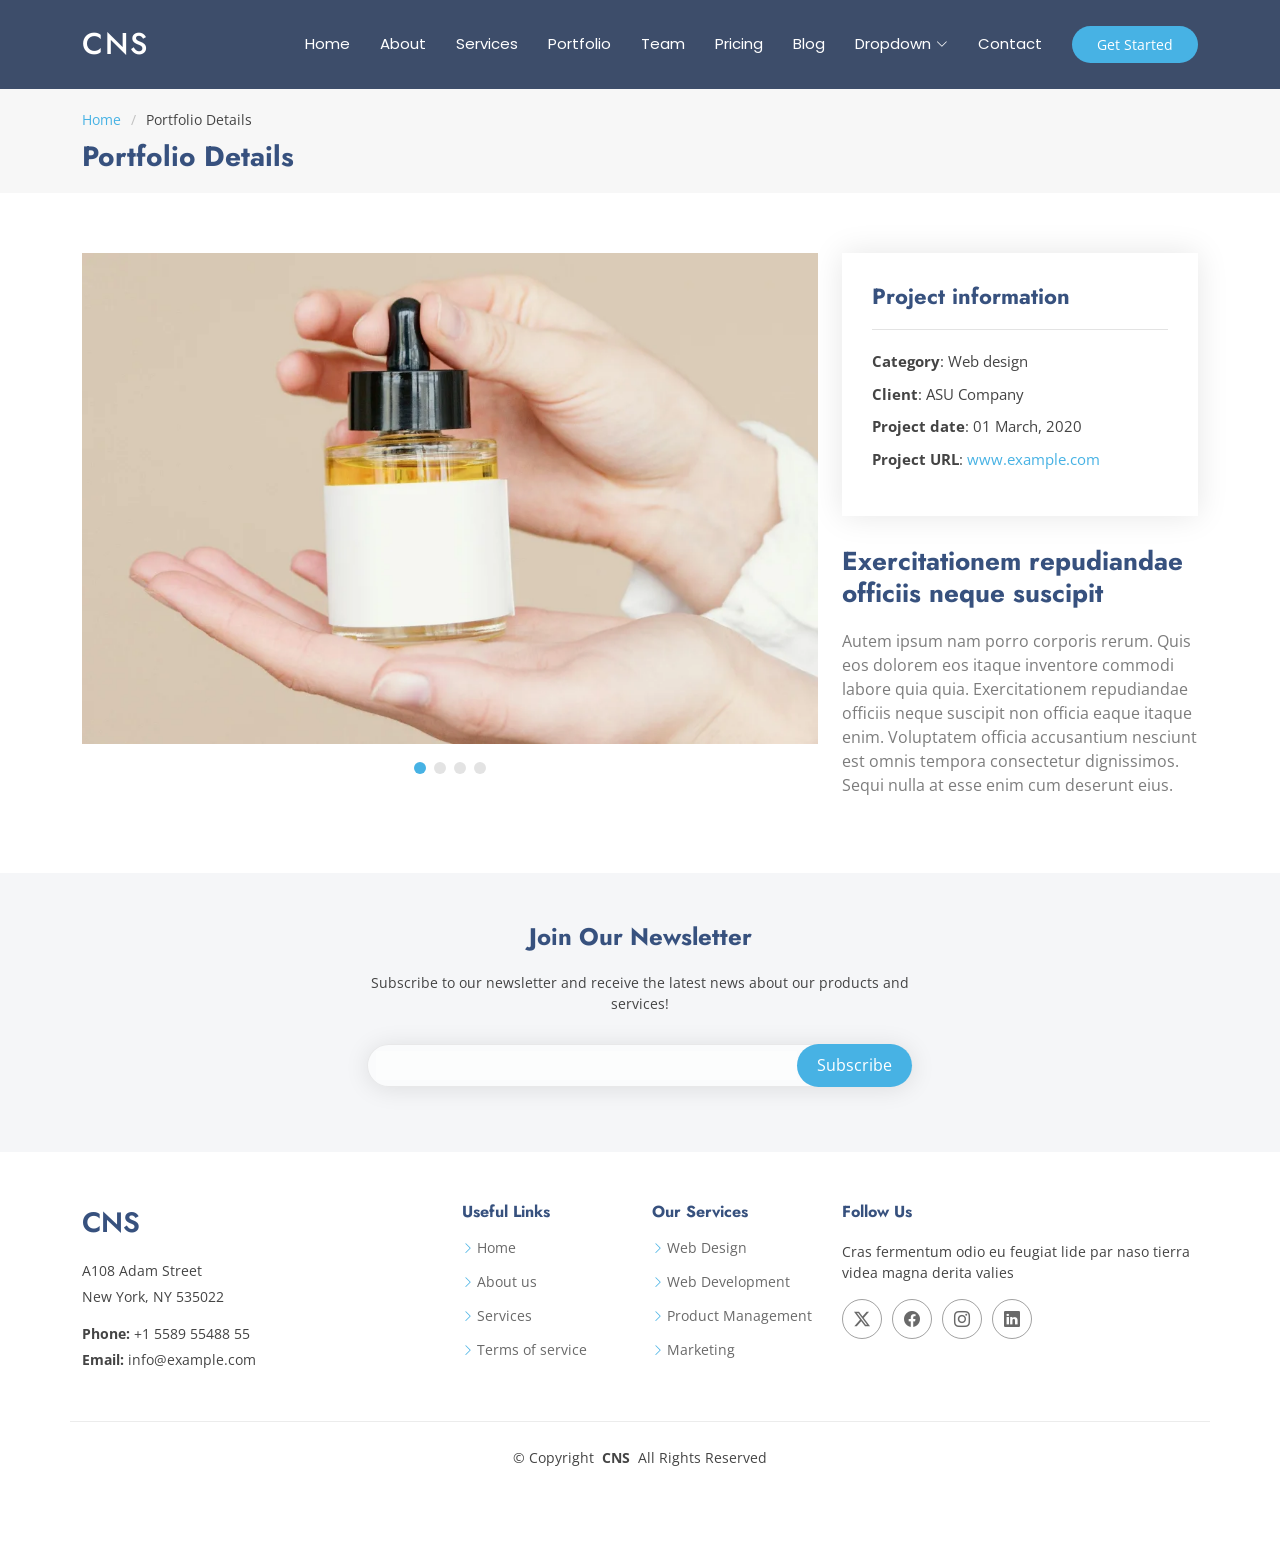
<file: portfolio-details.html>
<!DOCTYPE html>
<html lang="en">

<head>
  <meta charset="utf-8">
  <meta content="width=device-width, initial-scale=1.0" name="viewport">
  <title>Portfolio Details - Connecting Network Services Pvt Ltd</title>
  <meta name="description" content="">
  <meta name="keywords" content="">

  <!-- Favicons -->
  <link href="assets/img/favicon.png" rel="icon">
  <link href="assets/img/apple-touch-icon.png" rel="apple-touch-icon">

  <!-- Fonts -->
  <link href="https://fonts.googleapis.com" rel="preconnect">
  <link href="https://fonts.gstatic.com" rel="preconnect" crossorigin>
  <link href="https://fonts.googleapis.com/css2?family=Open+Sans:ital,wght@0,300;0,400;0,500;0,600;0,700;0,800;1,300;1,400;1,500;1,600;1,700;1,800&family=Poppins:ital,wght@0,100;0,200;0,300;0,400;0,500;0,600;0,700;0,800;0,900;1,100;1,200;1,300;1,400;1,500;1,600;1,700;1,800;1,900&family=Jost:ital,wght@0,100;0,200;0,300;0,400;0,500;0,600;0,700;0,800;0,900;1,100;1,200;1,300;1,400;1,500;1,600;1,700;1,800;1,900&display=swap" rel="stylesheet">

  <!-- Vendor CSS Files -->
  <link href="assets/vendor/bootstrap/css/bootstrap.min.css" rel="stylesheet">
  <link href="assets/vendor/bootstrap-icons/bootstrap-icons.css" rel="stylesheet">
  <link href="assets/vendor/aos/aos.css" rel="stylesheet">
  <link href="assets/vendor/glightbox/css/glightbox.min.css" rel="stylesheet">
  <link href="assets/vendor/swiper/swiper-bundle.min.css" rel="stylesheet">

  <!-- Main CSS File -->
  <link href="assets/css/main.css" rel="stylesheet">
</head>

<body class="portfolio-details-page">

  <header id="header" class="header d-flex align-items-center sticky-top">
    <div class="container-fluid container-xl position-relative d-flex align-items-center">

      <a href="index.html" class="logo d-flex align-items-center me-auto">
        <!-- Uncomment the line below if you also wish to use an image logo -->
        <!-- <img src="assets/img/logo.webp" alt=""> -->
        <h1 class="sitename">CNS</h1>
      </a>

      <nav id="navmenu" class="navmenu">
        <ul>
          <li><a href="#hero">Home</a></li>
          <li><a href="#about">About</a></li>
          <li><a href="#services">Services</a></li>
          <li><a href="#portfolio">Portfolio</a></li>
          <li><a href="#team">Team</a></li>
          <li><a href="#pricing">Pricing</a></li>
          <li><a href="blog.html">Blog</a></li>
          <li class="dropdown"><a href="#"><span>Dropdown</span> <i class="bi bi-chevron-down toggle-dropdown"></i></a>
            <ul>
              <li><a href="#">Dropdown 1</a></li>
              <li class="dropdown"><a href="#"><span>Deep Dropdown</span> <i class="bi bi-chevron-down toggle-dropdown"></i></a>
                <ul>
                  <li><a href="#">Deep Dropdown 1</a></li>
                  <li><a href="#">Deep Dropdown 2</a></li>
                  <li><a href="#">Deep Dropdown 3</a></li>
                  <li><a href="#">Deep Dropdown 4</a></li>
                  <li><a href="#">Deep Dropdown 5</a></li>
                </ul>
              </li>
              <li><a href="#">Dropdown 2</a></li>
              <li><a href="#">Dropdown 3</a></li>
              <li><a href="#">Dropdown 4</a></li>
            </ul>
          </li>
          <li><a href="#contact">Contact</a></li>
        </ul>
        <i class="mobile-nav-toggle d-xl-none bi bi-list"></i>
      </nav>

      <a class="btn-getstarted" href="#about">Get Started</a>

    </div>
  </header>

  <main class="main">

    <!-- Page Title -->
    <div class="page-title" data-aos="fade">
      <div class="container">
        <nav class="breadcrumbs">
          <ol>
            <li><a href="index.html">Home</a></li>
            <li class="current">Portfolio Details</li>
          </ol>
        </nav>
        <h1>Portfolio Details</h1>
      </div>
    </div><!-- End Page Title -->

    <!-- Portfolio Details Section -->
    <section id="portfolio-details" class="portfolio-details section">

      <div class="container" data-aos="fade-up" data-aos-delay="100">

        <div class="row gy-4">

          <div class="col-lg-8">
            <div class="portfolio-details-slider swiper init-swiper">

              <script type="application/json" class="swiper-config">
                {
                  "loop": true,
                  "speed": 600,
                  "autoplay": {
                    "delay": 5000
                  },
                  "slidesPerView": "auto",
                  "pagination": {
                    "el": ".swiper-pagination",
                    "type": "bullets",
                    "clickable": true
                  }
                }
              </script>

              <div class="swiper-wrapper align-items-center">

                <div class="swiper-slide">
                  <img src="assets/img/portfolio/portfolio-1.webp" alt="">
                </div>

                <div class="swiper-slide">
                  <img src="assets/img/portfolio/portfolio-10.webp" alt="">
                </div>

                <div class="swiper-slide">
                  <img src="assets/img/portfolio/portfolio-7.webp" alt="">
                </div>

                <div class="swiper-slide">
                  <img src="assets/img/portfolio/portfolio-4.webp" alt="">
                </div>

              </div>
              <div class="swiper-pagination"></div>
            </div>
          </div>

          <div class="col-lg-4">
            <div class="portfolio-info" data-aos="fade-up" data-aos-delay="200">
              <h3>Project information</h3>
              <ul>
                <li><strong>Category</strong>: Web design</li>
                <li><strong>Client</strong>: ASU Company</li>
                <li><strong>Project date</strong>: 01 March, 2020</li>
                <li><strong>Project URL</strong>: <a href="#">www.example.com</a></li>
              </ul>
            </div>
            <div class="portfolio-description" data-aos="fade-up" data-aos-delay="300">
              <h2>Exercitationem repudiandae officiis neque suscipit</h2>
              <p>
                Autem ipsum nam porro corporis rerum. Quis eos dolorem eos itaque inventore commodi labore quia quia. Exercitationem repudiandae officiis neque suscipit non officia eaque itaque enim. Voluptatem officia accusantium nesciunt est omnis tempora consectetur dignissimos. Sequi nulla at esse enim cum deserunt eius.
              </p>
            </div>
          </div>

        </div>

      </div>

    </section><!-- /Portfolio Details Section -->

  </main>

  <footer id="footer" class="footer">

    <div class="footer-newsletter">
      <div class="container">
        <div class="row justify-content-center text-center">
          <div class="col-lg-6">
            <h4>Join Our Newsletter</h4>
            <p>Subscribe to our newsletter and receive the latest news about our products and services!</p>
            <form action="forms/newsletter.php" method="post" class="php-email-form">
              <div class="newsletter-form"><input type="email" name="email"><input type="submit" value="Subscribe"></div>
              <div class="loading">Loading</div>
              <div class="error-message"></div>
              <div class="sent-message">Your subscription request has been sent. Thank you!</div>
            </form>
          </div>
        </div>
      </div>
    </div>

    <div class="container footer-top">
      <div class="row gy-4">
        <div class="col-lg-4 col-md-6 footer-about">
          <a href="index.html" class="d-flex align-items-center">
            <span class="sitename">CNS</span>
          </a>
          <div class="footer-contact pt-3">
            <p>A108 Adam Street</p>
            <p>New York, NY 535022</p>
            <p class="mt-3"><strong>Phone:</strong> <span>+1 5589 55488 55</span></p>
            <p><strong>Email:</strong> <span>info@example.com</span></p>
          </div>
        </div>

        <div class="col-lg-2 col-md-3 footer-links">
          <h4>Useful Links</h4>
          <ul>
            <li><i class="bi bi-chevron-right"></i> <a href="#">Home</a></li>
            <li><i class="bi bi-chevron-right"></i> <a href="#">About us</a></li>
            <li><i class="bi bi-chevron-right"></i> <a href="#">Services</a></li>
            <li><i class="bi bi-chevron-right"></i> <a href="#">Terms of service</a></li>
          </ul>
        </div>

        <div class="col-lg-2 col-md-3 footer-links">
          <h4>Our Services</h4>
          <ul>
            <li><i class="bi bi-chevron-right"></i> <a href="#">Web Design</a></li>
            <li><i class="bi bi-chevron-right"></i> <a href="#">Web Development</a></li>
            <li><i class="bi bi-chevron-right"></i> <a href="#">Product Management</a></li>
            <li><i class="bi bi-chevron-right"></i> <a href="#">Marketing</a></li>
          </ul>
        </div>

        <div class="col-lg-4 col-md-12">
          <h4>Follow Us</h4>
          <p>Cras fermentum odio eu feugiat lide par naso tierra videa magna derita valies</p>
          <div class="social-links d-flex">
            <a href=""><i class="bi bi-twitter-x"></i></a>
            <a href=""><i class="bi bi-facebook"></i></a>
            <a href=""><i class="bi bi-instagram"></i></a>
            <a href=""><i class="bi bi-linkedin"></i></a>
          </div>
        </div>

      </div>
    </div>

    <div class="container copyright text-center mt-4">
      <p>© <span>Copyright</span> <strong class="px-1 sitename">CNS</strong> <span>All Rights Reserved</span></p>
    </div>

  </footer>

  <!-- Scroll Top -->
  <a href="#" id="scroll-top" class="scroll-top d-flex align-items-center justify-content-center"><i class="bi bi-arrow-up-short"></i></a>

  <!-- Preloader -->
  <div id="preloader"></div>

  <!-- Vendor JS Files -->
  <script src="assets/vendor/bootstrap/js/bootstrap.bundle.min.js"></script>
  <script src="assets/vendor/php-email-form/validate.js"></script>
  <script src="assets/vendor/aos/aos.js"></script>
  <script src="assets/vendor/glightbox/js/glightbox.min.js"></script>
  <script src="assets/vendor/swiper/swiper-bundle.min.js"></script>
  <script src="assets/vendor/waypoints/noframework.waypoints.js"></script>
  <script src="assets/vendor/imagesloaded/imagesloaded.pkgd.min.js"></script>
  <script src="assets/vendor/isotope-layout/isotope.pkgd.min.js"></script>

  <!-- Main JS File -->
  <script src="assets/js/main.js"></script>

</body>

</html>
</file>
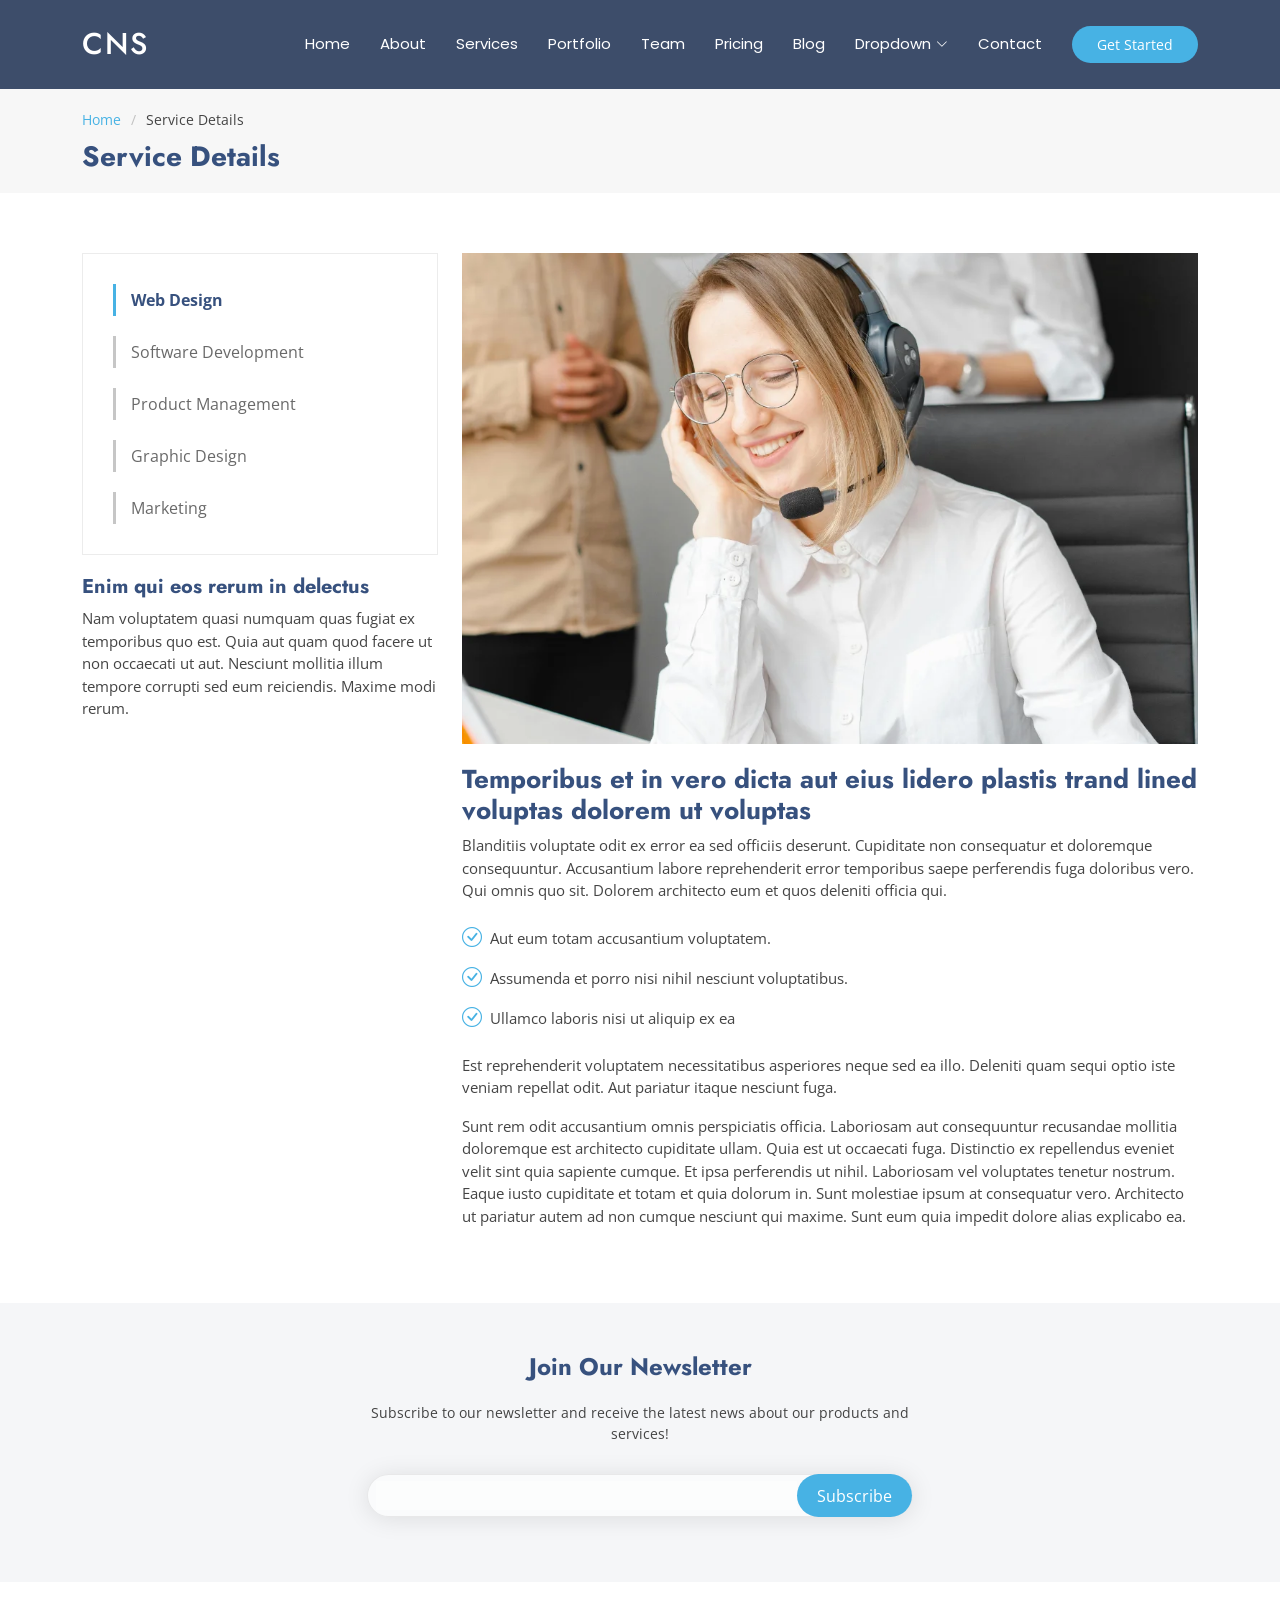
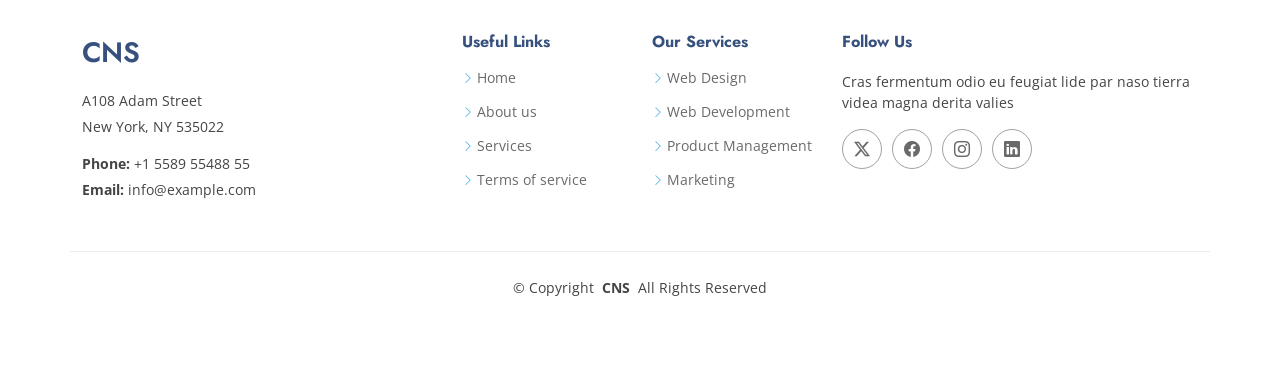
<file: service-details.html>
<!DOCTYPE html>
<html lang="en">

<head>
  <meta charset="utf-8">
  <meta content="width=device-width, initial-scale=1.0" name="viewport">
  <title>Service Details - Connecting Network Services Pvt Ltd</title>
  <meta name="description" content="">
  <meta name="keywords" content="">

  <!-- Favicons -->
  <link href="assets/img/favicon.png" rel="icon">
  <link href="assets/img/apple-touch-icon.png" rel="apple-touch-icon">

  <!-- Fonts -->
  <link href="https://fonts.googleapis.com" rel="preconnect">
  <link href="https://fonts.gstatic.com" rel="preconnect" crossorigin>
  <link href="https://fonts.googleapis.com/css2?family=Open+Sans:ital,wght@0,300;0,400;0,500;0,600;0,700;0,800;1,300;1,400;1,500;1,600;1,700;1,800&family=Poppins:ital,wght@0,100;0,200;0,300;0,400;0,500;0,600;0,700;0,800;0,900;1,100;1,200;1,300;1,400;1,500;1,600;1,700;1,800;1,900&family=Jost:ital,wght@0,100;0,200;0,300;0,400;0,500;0,600;0,700;0,800;0,900;1,100;1,200;1,300;1,400;1,500;1,600;1,700;1,800;1,900&display=swap" rel="stylesheet">

  <!-- Vendor CSS Files -->
  <link href="assets/vendor/bootstrap/css/bootstrap.min.css" rel="stylesheet">
  <link href="assets/vendor/bootstrap-icons/bootstrap-icons.css" rel="stylesheet">
  <link href="assets/vendor/aos/aos.css" rel="stylesheet">
  <link href="assets/vendor/glightbox/css/glightbox.min.css" rel="stylesheet">
  <link href="assets/vendor/swiper/swiper-bundle.min.css" rel="stylesheet">

  <!-- Main CSS File -->
  <link href="assets/css/main.css" rel="stylesheet">
</head>

<body class="service-details-page">

  <header id="header" class="header d-flex align-items-center sticky-top">
    <div class="container-fluid container-xl position-relative d-flex align-items-center">

      <a href="index.html" class="logo d-flex align-items-center me-auto">
        <!-- Uncomment the line below if you also wish to use an image logo -->
        <!-- <img src="assets/img/logo.webp" alt=""> -->
        <h1 class="sitename">CNS</h1>
      </a>

      <nav id="navmenu" class="navmenu">
        <ul>
          <li><a href="#hero">Home</a></li>
          <li><a href="#about">About</a></li>
          <li><a href="#services">Services</a></li>
          <li><a href="#portfolio">Portfolio</a></li>
          <li><a href="#team">Team</a></li>
          <li><a href="#pricing">Pricing</a></li>
          <li><a href="blog.html">Blog</a></li>
          <li class="dropdown"><a href="#"><span>Dropdown</span> <i class="bi bi-chevron-down toggle-dropdown"></i></a>
            <ul>
              <li><a href="#">Dropdown 1</a></li>
              <li class="dropdown"><a href="#"><span>Deep Dropdown</span> <i class="bi bi-chevron-down toggle-dropdown"></i></a>
                <ul>
                  <li><a href="#">Deep Dropdown 1</a></li>
                  <li><a href="#">Deep Dropdown 2</a></li>
                  <li><a href="#">Deep Dropdown 3</a></li>
                  <li><a href="#">Deep Dropdown 4</a></li>
                  <li><a href="#">Deep Dropdown 5</a></li>
                </ul>
              </li>
              <li><a href="#">Dropdown 2</a></li>
              <li><a href="#">Dropdown 3</a></li>
              <li><a href="#">Dropdown 4</a></li>
            </ul>
          </li>
          <li><a href="#contact">Contact</a></li>
        </ul>
        <i class="mobile-nav-toggle d-xl-none bi bi-list"></i>
      </nav>

      <a class="btn-getstarted" href="#about">Get Started</a>

    </div>
  </header>

  <main class="main">

    <!-- Page Title -->
    <div class="page-title" data-aos="fade">
      <div class="container">
        <nav class="breadcrumbs">
          <ol>
            <li><a href="index.html">Home</a></li>
            <li class="current">Service Details</li>
          </ol>
        </nav>
        <h1>Service Details</h1>
      </div>
    </div><!-- End Page Title -->

    <!-- Service Details Section -->
    <section id="service-details" class="service-details section">

      <div class="container">

        <div class="row gy-4">

          <div class="col-lg-4" data-aos="fade-up" data-aos-delay="100">
            <div class="services-list">
              <a href="#" class="active">Web Design</a>
              <a href="#">Software Development</a>
              <a href="#">Product Management</a>
              <a href="#">Graphic Design</a>
              <a href="#">Marketing</a>
            </div>

            <h4>Enim qui eos rerum in delectus</h4>
            <p>Nam voluptatem quasi numquam quas fugiat ex temporibus quo est. Quia aut quam quod facere ut non occaecati ut aut. Nesciunt mollitia illum tempore corrupti sed eum reiciendis. Maxime modi rerum.</p>
          </div>

          <div class="col-lg-8" data-aos="fade-up" data-aos-delay="200">
            <img src="assets/img/services/services-4.webp" alt="" class="img-fluid services-img">
            <h3>Temporibus et in vero dicta aut eius lidero plastis trand lined voluptas dolorem ut voluptas</h3>
            <p>
              Blanditiis voluptate odit ex error ea sed officiis deserunt. Cupiditate non consequatur et doloremque consequuntur. Accusantium labore reprehenderit error temporibus saepe perferendis fuga doloribus vero. Qui omnis quo sit. Dolorem architecto eum et quos deleniti officia qui.
            </p>
            <ul>
              <li><i class="bi bi-check-circle"></i> <span>Aut eum totam accusantium voluptatem.</span></li>
              <li><i class="bi bi-check-circle"></i> <span>Assumenda et porro nisi nihil nesciunt voluptatibus.</span></li>
              <li><i class="bi bi-check-circle"></i> <span>Ullamco laboris nisi ut aliquip ex ea</span></li>
            </ul>
            <p>
              Est reprehenderit voluptatem necessitatibus asperiores neque sed ea illo. Deleniti quam sequi optio iste veniam repellat odit. Aut pariatur itaque nesciunt fuga.
            </p>
            <p>
              Sunt rem odit accusantium omnis perspiciatis officia. Laboriosam aut consequuntur recusandae mollitia doloremque est architecto cupiditate ullam. Quia est ut occaecati fuga. Distinctio ex repellendus eveniet velit sint quia sapiente cumque. Et ipsa perferendis ut nihil. Laboriosam vel voluptates tenetur nostrum. Eaque iusto cupiditate et totam et quia dolorum in. Sunt molestiae ipsum at consequatur vero. Architecto ut pariatur autem ad non cumque nesciunt qui maxime. Sunt eum quia impedit dolore alias explicabo ea.
            </p>
          </div>

        </div>

      </div>

    </section><!-- /Service Details Section -->

  </main>

  <footer id="footer" class="footer">

    <div class="footer-newsletter">
      <div class="container">
        <div class="row justify-content-center text-center">
          <div class="col-lg-6">
            <h4>Join Our Newsletter</h4>
            <p>Subscribe to our newsletter and receive the latest news about our products and services!</p>
            <form action="forms/newsletter.php" method="post" class="php-email-form">
              <div class="newsletter-form"><input type="email" name="email"><input type="submit" value="Subscribe"></div>
              <div class="loading">Loading</div>
              <div class="error-message"></div>
              <div class="sent-message">Your subscription request has been sent. Thank you!</div>
            </form>
          </div>
        </div>
      </div>
    </div>

    <div class="container footer-top">
      <div class="row gy-4">
        <div class="col-lg-4 col-md-6 footer-about">
          <a href="index.html" class="d-flex align-items-center">
            <span class="sitename">CNS</span>
          </a>
          <div class="footer-contact pt-3">
            <p>A108 Adam Street</p>
            <p>New York, NY 535022</p>
            <p class="mt-3"><strong>Phone:</strong> <span>+1 5589 55488 55</span></p>
            <p><strong>Email:</strong> <span>info@example.com</span></p>
          </div>
        </div>

        <div class="col-lg-2 col-md-3 footer-links">
          <h4>Useful Links</h4>
          <ul>
            <li><i class="bi bi-chevron-right"></i> <a href="#">Home</a></li>
            <li><i class="bi bi-chevron-right"></i> <a href="#">About us</a></li>
            <li><i class="bi bi-chevron-right"></i> <a href="#">Services</a></li>
            <li><i class="bi bi-chevron-right"></i> <a href="#">Terms of service</a></li>
          </ul>
        </div>

        <div class="col-lg-2 col-md-3 footer-links">
          <h4>Our Services</h4>
          <ul>
            <li><i class="bi bi-chevron-right"></i> <a href="#">Web Design</a></li>
            <li><i class="bi bi-chevron-right"></i> <a href="#">Web Development</a></li>
            <li><i class="bi bi-chevron-right"></i> <a href="#">Product Management</a></li>
            <li><i class="bi bi-chevron-right"></i> <a href="#">Marketing</a></li>
          </ul>
        </div>

        <div class="col-lg-4 col-md-12">
          <h4>Follow Us</h4>
          <p>Cras fermentum odio eu feugiat lide par naso tierra videa magna derita valies</p>
          <div class="social-links d-flex">
            <a href=""><i class="bi bi-twitter-x"></i></a>
            <a href=""><i class="bi bi-facebook"></i></a>
            <a href=""><i class="bi bi-instagram"></i></a>
            <a href=""><i class="bi bi-linkedin"></i></a>
          </div>
        </div>

      </div>
    </div>

    <div class="container copyright text-center mt-4">
      <p>© <span>Copyright</span> <strong class="px-1 sitename">CNS</strong> <span>All Rights Reserved</span></p>
    </div>

  </footer>

  <!-- Scroll Top -->
  <a href="#" id="scroll-top" class="scroll-top d-flex align-items-center justify-content-center"><i class="bi bi-arrow-up-short"></i></a>

  <!-- Preloader -->
  <div id="preloader"></div>

  <!-- Vendor JS Files -->
  <script src="assets/vendor/bootstrap/js/bootstrap.bundle.min.js"></script>
  <script src="assets/vendor/php-email-form/validate.js"></script>
  <script src="assets/vendor/aos/aos.js"></script>
  <script src="assets/vendor/glightbox/js/glightbox.min.js"></script>
  <script src="assets/vendor/swiper/swiper-bundle.min.js"></script>
  <script src="assets/vendor/waypoints/noframework.waypoints.js"></script>
  <script src="assets/vendor/imagesloaded/imagesloaded.pkgd.min.js"></script>
  <script src="assets/vendor/isotope-layout/isotope.pkgd.min.js"></script>

  <!-- Main JS File -->
  <script src="assets/js/main.js"></script>

</body>

</html>
</file>
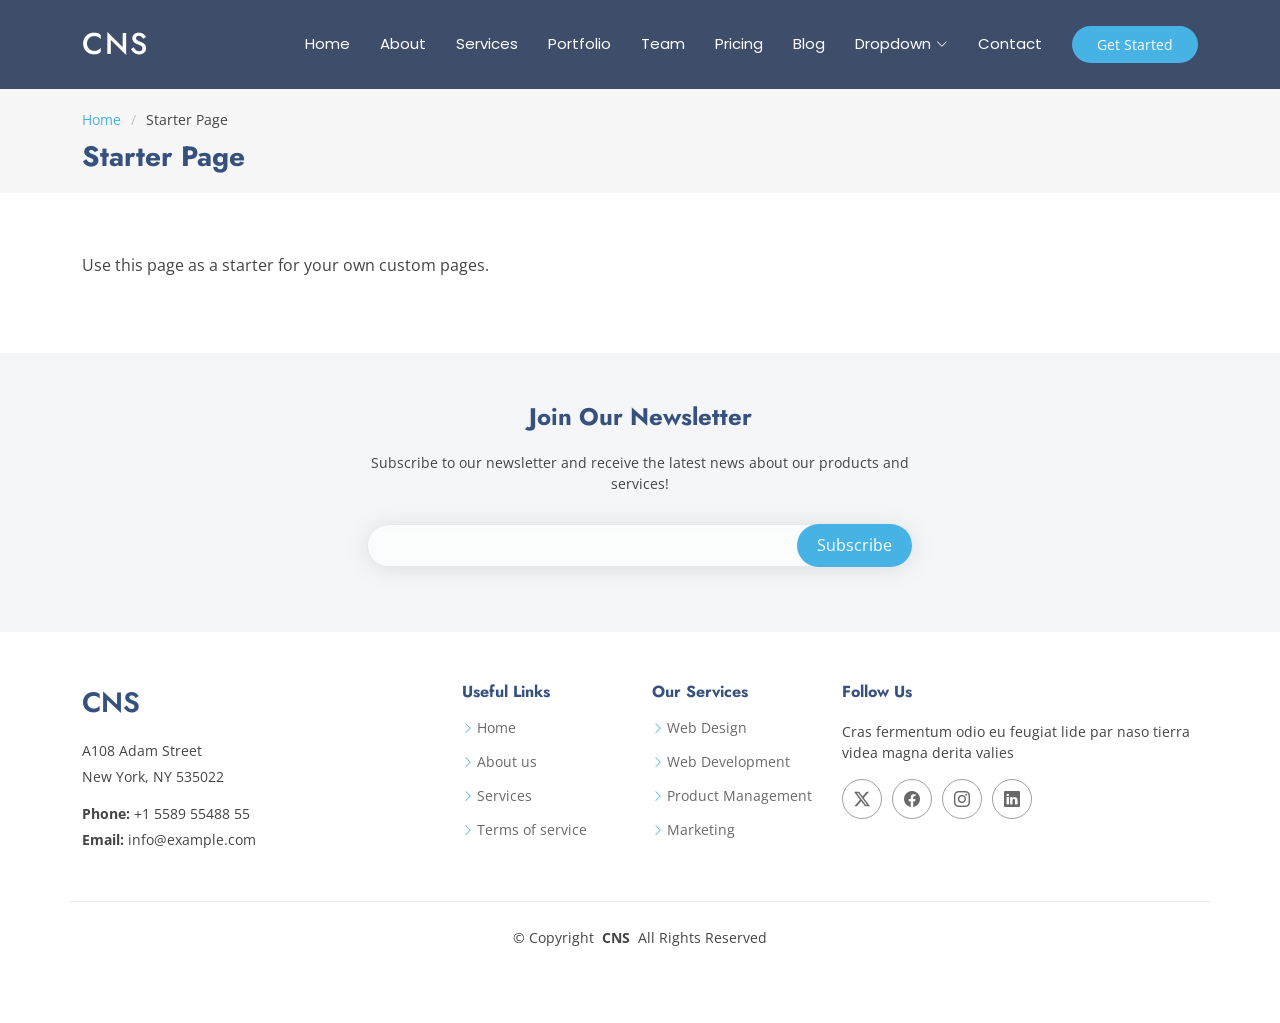
<file: starter-page.html>
<!DOCTYPE html>
<html lang="en">

<head>
  <meta charset="utf-8">
  <meta content="width=device-width, initial-scale=1.0" name="viewport">
  <title>Starter Page - Connecting Network Services Pvt Ltd</title>
  <meta name="description" content="">
  <meta name="keywords" content="">

  <!-- Favicons -->
  <link href="assets/img/favicon.png" rel="icon">
  <link href="assets/img/apple-touch-icon.png" rel="apple-touch-icon">

  <!-- Fonts -->
  <link href="https://fonts.googleapis.com" rel="preconnect">
  <link href="https://fonts.gstatic.com" rel="preconnect" crossorigin>
  <link href="https://fonts.googleapis.com/css2?family=Open+Sans:ital,wght@0,300;0,400;0,500;0,600;0,700;0,800;1,300;1,400;1,500;1,600;1,700;1,800&family=Poppins:ital,wght@0,100;0,200;0,300;0,400;0,500;0,600;0,700;0,800;0,900;1,100;1,200;1,300;1,400;1,500;1,600;1,700;1,800;1,900&family=Jost:ital,wght@0,100;0,200;0,300;0,400;0,500;0,600;0,700;0,800;0,900;1,100;1,200;1,300;1,400;1,500;1,600;1,700;1,800;1,900&display=swap" rel="stylesheet">

  <!-- Vendor CSS Files -->
  <link href="assets/vendor/bootstrap/css/bootstrap.min.css" rel="stylesheet">
  <link href="assets/vendor/bootstrap-icons/bootstrap-icons.css" rel="stylesheet">
  <link href="assets/vendor/aos/aos.css" rel="stylesheet">
  <link href="assets/vendor/glightbox/css/glightbox.min.css" rel="stylesheet">
  <link href="assets/vendor/swiper/swiper-bundle.min.css" rel="stylesheet">

  <!-- Main CSS File -->
  <link href="assets/css/main.css" rel="stylesheet">
</head>

<body class="starter-page-page">

  <header id="header" class="header d-flex align-items-center sticky-top">
    <div class="container-fluid container-xl position-relative d-flex align-items-center">

      <a href="index.html" class="logo d-flex align-items-center me-auto">
        <!-- Uncomment the line below if you also wish to use an image logo -->
        <!-- <img src="assets/img/logo.webp" alt=""> -->
        <h1 class="sitename">CNS</h1>
      </a>

      <nav id="navmenu" class="navmenu">
        <ul>
          <li><a href="#hero">Home</a></li>
          <li><a href="#about">About</a></li>
          <li><a href="#services">Services</a></li>
          <li><a href="#portfolio">Portfolio</a></li>
          <li><a href="#team">Team</a></li>
          <li><a href="#pricing">Pricing</a></li>
          <li><a href="blog.html">Blog</a></li>
          <li class="dropdown"><a href="#"><span>Dropdown</span> <i class="bi bi-chevron-down toggle-dropdown"></i></a>
            <ul>
              <li><a href="#">Dropdown 1</a></li>
              <li class="dropdown"><a href="#"><span>Deep Dropdown</span> <i class="bi bi-chevron-down toggle-dropdown"></i></a>
                <ul>
                  <li><a href="#">Deep Dropdown 1</a></li>
                  <li><a href="#">Deep Dropdown 2</a></li>
                  <li><a href="#">Deep Dropdown 3</a></li>
                  <li><a href="#">Deep Dropdown 4</a></li>
                  <li><a href="#">Deep Dropdown 5</a></li>
                </ul>
              </li>
              <li><a href="#">Dropdown 2</a></li>
              <li><a href="#">Dropdown 3</a></li>
              <li><a href="#">Dropdown 4</a></li>
            </ul>
          </li>
          <li><a href="#contact">Contact</a></li>
        </ul>
        <i class="mobile-nav-toggle d-xl-none bi bi-list"></i>
      </nav>

      <a class="btn-getstarted" href="#about">Get Started</a>

    </div>
  </header>

  <main class="main">

    <!-- Page Title -->
    <div class="page-title" data-aos="fade">
      <div class="container">
        <nav class="breadcrumbs">
          <ol>
            <li><a href="index.html">Home</a></li>
            <li class="current">Starter Page</li>
          </ol>
        </nav>
        <h1>Starter Page</h1>
      </div>
    </div><!-- End Page Title -->

    <!-- Starter Section Section -->
    <section id="starter-section" class="starter-section section">

      <div class="container" data-aos="fade-up">
        <p>Use this page as a starter for your own custom pages.</p>
      </div>

    </section><!-- /Starter Section Section -->

  </main>

  <footer id="footer" class="footer">

    <div class="footer-newsletter">
      <div class="container">
        <div class="row justify-content-center text-center">
          <div class="col-lg-6">
            <h4>Join Our Newsletter</h4>
            <p>Subscribe to our newsletter and receive the latest news about our products and services!</p>
            <form action="forms/newsletter.php" method="post" class="php-email-form">
              <div class="newsletter-form"><input type="email" name="email"><input type="submit" value="Subscribe"></div>
              <div class="loading">Loading</div>
              <div class="error-message"></div>
              <div class="sent-message">Your subscription request has been sent. Thank you!</div>
            </form>
          </div>
        </div>
      </div>
    </div>

    <div class="container footer-top">
      <div class="row gy-4">
        <div class="col-lg-4 col-md-6 footer-about">
          <a href="index.html" class="d-flex align-items-center">
            <span class="sitename">CNS</span>
          </a>
          <div class="footer-contact pt-3">
            <p>A108 Adam Street</p>
            <p>New York, NY 535022</p>
            <p class="mt-3"><strong>Phone:</strong> <span>+1 5589 55488 55</span></p>
            <p><strong>Email:</strong> <span>info@example.com</span></p>
          </div>
        </div>

        <div class="col-lg-2 col-md-3 footer-links">
          <h4>Useful Links</h4>
          <ul>
            <li><i class="bi bi-chevron-right"></i> <a href="#">Home</a></li>
            <li><i class="bi bi-chevron-right"></i> <a href="#">About us</a></li>
            <li><i class="bi bi-chevron-right"></i> <a href="#">Services</a></li>
            <li><i class="bi bi-chevron-right"></i> <a href="#">Terms of service</a></li>
          </ul>
        </div>

        <div class="col-lg-2 col-md-3 footer-links">
          <h4>Our Services</h4>
          <ul>
            <li><i class="bi bi-chevron-right"></i> <a href="#">Web Design</a></li>
            <li><i class="bi bi-chevron-right"></i> <a href="#">Web Development</a></li>
            <li><i class="bi bi-chevron-right"></i> <a href="#">Product Management</a></li>
            <li><i class="bi bi-chevron-right"></i> <a href="#">Marketing</a></li>
          </ul>
        </div>

        <div class="col-lg-4 col-md-12">
          <h4>Follow Us</h4>
          <p>Cras fermentum odio eu feugiat lide par naso tierra videa magna derita valies</p>
          <div class="social-links d-flex">
            <a href=""><i class="bi bi-twitter-x"></i></a>
            <a href=""><i class="bi bi-facebook"></i></a>
            <a href=""><i class="bi bi-instagram"></i></a>
            <a href=""><i class="bi bi-linkedin"></i></a>
          </div>
        </div>

      </div>
    </div>

    <div class="container copyright text-center mt-4">
      <p>© <span>Copyright</span> <strong class="px-1 sitename">CNS</strong> <span>All Rights Reserved</span></p>
    </div>

  </footer>

  <!-- Scroll Top -->
  <a href="#" id="scroll-top" class="scroll-top d-flex align-items-center justify-content-center"><i class="bi bi-arrow-up-short"></i></a>

  <!-- Preloader -->
  <div id="preloader"></div>

  <!-- Vendor JS Files -->
  <script src="assets/vendor/bootstrap/js/bootstrap.bundle.min.js"></script>
  <script src="assets/vendor/php-email-form/validate.js"></script>
  <script src="assets/vendor/aos/aos.js"></script>
  <script src="assets/vendor/glightbox/js/glightbox.min.js"></script>
  <script src="assets/vendor/swiper/swiper-bundle.min.js"></script>
  <script src="assets/vendor/waypoints/noframework.waypoints.js"></script>
  <script src="assets/vendor/imagesloaded/imagesloaded.pkgd.min.js"></script>
  <script src="assets/vendor/isotope-layout/isotope.pkgd.min.js"></script>

  <!-- Main JS File -->
  <script src="assets/js/main.js"></script>

</body>

</html>
</file>
<file: assets/css/main.css>
/**
* Template Name: CNS
* Template URL: https://bootstrapmade.com/CNS-free-bootstrap-html-template-corporate/
* Updated: Feb 22 2025 with Bootstrap v5.3.3
* Author: BootstrapMade.com
* License: https://bootstrapmade.com/license/
*/

/*--------------------------------------------------------------
# Font & Color Variables
# Help: https://bootstrapmade.com/color-system/
--------------------------------------------------------------*/
/* Fonts */
:root {
  --default-font: "Open Sans",  system-ui, -apple-system, "Segoe UI", Roboto, "Helvetica Neue", Arial, "Noto Sans", "Liberation Sans", sans-serif, "Apple Color Emoji", "Segoe UI Emoji", "Segoe UI Symbol", "Noto Color Emoji";
  --heading-font: "Jost",  sans-serif;
  --nav-font: "Poppins",  sans-serif;
}

/* Global Colors - The following color variables are used throughout the website. Updating them here will change the color scheme of the entire website */
:root { 
  --background-color: #ffffff; /* Background color for the entire website, including individual sections */
  --default-color: #444444; /* Default color used for the majority of the text content across the entire website */
  --heading-color: #37517e; /* Color for headings, subheadings and title throughout the website */
  --accent-color: #47b2e4; /* Accent color that represents your brand on the website. It's used for buttons, links, and other elements that need to stand out */
  --surface-color: #ffffff; /* The surface color is used as a background of boxed elements within sections, such as cards, icon boxes, or other elements that require a visual separation from the global background. */
  --contrast-color: #ffffff; /* Contrast color for text, ensuring readability against backgrounds of accent, heading, or default colors. */
}

/* Nav Menu Colors - The following color variables are used specifically for the navigation menu. They are separate from the global colors to allow for more customization options */
:root {
  --nav-color: #ffffff;  /* The default color of the main navmenu links */
  --nav-hover-color: #47b2e4; /* Applied to main navmenu links when they are hovered over or active */
  --nav-mobile-background-color: #ffffff; /* Used as the background color for mobile navigation menu */
  --nav-dropdown-background-color: #ffffff; /* Used as the background color for dropdown items that appear when hovering over primary navigation items */
  --nav-dropdown-color: #444444; /* Used for navigation links of the dropdown items in the navigation menu. */
  --nav-dropdown-hover-color: #47b2e4; /* Similar to --nav-hover-color, this color is applied to dropdown navigation links when they are hovered over. */
}

/* Color Presets - These classes override global colors when applied to any section or element, providing reuse of the sam color scheme. */

.light-background {
  --background-color: #f5f6f8;
  --surface-color: #ffffff;
}

.dark-background {
  --background-color: #37517e;
  --default-color: #ffffff;
  --heading-color: #ffffff;
  --surface-color: #4668a2;
  --contrast-color: #ffffff;
}

/* Smooth scroll */
:root {
  scroll-behavior: smooth;
}

/*--------------------------------------------------------------
# General Styling & Shared Classes
--------------------------------------------------------------*/
body {
  color: var(--default-color);
  background-color: var(--background-color);
  font-family: var(--default-font);
}

a {
  color: var(--accent-color);
  text-decoration: none;
  transition: 0.3s;
}

a:hover {
  color: color-mix(in srgb, var(--accent-color), transparent 25%);
  text-decoration: none;
}

h1,
h2,
h3,
h4,
h5,
h6 {
  color: var(--heading-color);
  font-family: var(--heading-font);
}

/* PHP Email Form Messages
------------------------------*/
.php-email-form .error-message {
  display: none;
  background: #df1529;
  color: #ffffff;
  text-align: left;
  padding: 15px;
  margin-bottom: 24px;
  font-weight: 600;
}

.php-email-form .sent-message {
  display: none;
  color: #ffffff;
  background: #059652;
  text-align: center;
  padding: 15px;
  margin-bottom: 24px;
  font-weight: 600;
}

.php-email-form .loading {
  display: none;
  background: var(--surface-color);
  text-align: center;
  padding: 15px;
  margin-bottom: 24px;
}

.php-email-form .loading:before {
  content: "";
  display: inline-block;
  border-radius: 50%;
  width: 24px;
  height: 24px;
  margin: 0 10px -6px 0;
  border: 3px solid var(--accent-color);
  border-top-color: var(--surface-color);
  animation: php-email-form-loading 1s linear infinite;
}

@keyframes php-email-form-loading {
  0% {
    transform: rotate(0deg);
  }

  100% {
    transform: rotate(360deg);
  }
}

/*--------------------------------------------------------------
# Global Header
--------------------------------------------------------------*/
.header {
  --background-color: #3d4d6a;
  --heading-color: #ffffff;
  color: var(--default-color);
  background-color: var(--background-color);
  padding: 15px 0;
  transition: all 0.5s;
  z-index: 997;
}

.header .logo {
  line-height: 1;
}

.header .logo img {
  max-height: 36px;
  margin-right: 8px;
}

.header .logo h1 {
  font-size: 30px;
  margin: 0;
  font-weight: 500;
  color: var(--heading-color);
  letter-spacing: 2px;
  text-transform: uppercase;
}

.header .btn-getstarted,
.header .btn-getstarted:focus {
  color: var(--contrast-color);
  background: var(--accent-color);
  font-size: 14px;
  padding: 8px 25px;
  margin: 0 0 0 30px;
  border-radius: 50px;
  transition: 0.3s;
}

.header .btn-getstarted:hover,
.header .btn-getstarted:focus:hover {
  color: var(--contrast-color);
  background: color-mix(in srgb, var(--accent-color), transparent 15%);
}

@media (max-width: 1200px) {
  .header .logo {
    order: 1;
  }

  .header .btn-getstarted {
    order: 2;
    margin: 0 15px 0 0;
    padding: 6px 15px;
  }

  .header .navmenu {
    order: 3;
  }
}

/* Index Page Header
------------------------------*/
.index-page .header {
  --background-color: rgba(255, 255, 255, 0);
  --heading-color: #ffffff;
  --nav-color: #ffffff;
}

/* Index Page Header on Scroll
------------------------------*/
.index-page.scrolled .header {
  --background-color: rgba(40, 58, 90, 0.9);
}

/*--------------------------------------------------------------
# Navigation Menu
--------------------------------------------------------------*/
/* Desktop Navigation */
@media (min-width: 1200px) {
  .navmenu {
    padding: 0;
  }

  .navmenu ul {
    margin: 0;
    padding: 0;
    display: flex;
    list-style: none;
    align-items: center;
  }

  .navmenu li {
    position: relative;
  }

  .navmenu a,
  .navmenu a:focus {
    color: var(--nav-color);
    padding: 18px 15px;
    font-size: 15px;
    font-family: var(--nav-font);
    font-weight: 400;
    display: flex;
    align-items: center;
    justify-content: space-between;
    white-space: nowrap;
    transition: 0.3s;
  }

  .navmenu a i,
  .navmenu a:focus i {
    font-size: 12px;
    line-height: 0;
    margin-left: 5px;
    transition: 0.3s;
  }

  .navmenu li:last-child a {
    padding-right: 0;
  }

  .navmenu li:hover>a,
  .navmenu .active,
  .navmenu .active:focus {
    color: var(--nav-hover-color);
  }

  .navmenu .dropdown ul {
    margin: 0;
    padding: 10px 0;
    background: var(--nav-dropdown-background-color);
    display: block;
    position: absolute;
    visibility: hidden;
    left: 14px;
    top: 130%;
    opacity: 0;
    transition: 0.3s;
    border-radius: 4px;
    z-index: 99;
    box-shadow: 0px 0px 30px rgba(0, 0, 0, 0.1);
  }

  .navmenu .dropdown ul li {
    min-width: 200px;
  }

  .navmenu .dropdown ul a {
    padding: 10px 20px;
    font-size: 15px;
    text-transform: none;
    color: var(--nav-dropdown-color);
  }

  .navmenu .dropdown ul a i {
    font-size: 12px;
  }

  .navmenu .dropdown ul a:hover,
  .navmenu .dropdown ul .active:hover,
  .navmenu .dropdown ul li:hover>a {
    color: var(--nav-dropdown-hover-color);
  }

  .navmenu .dropdown:hover>ul {
    opacity: 1;
    top: 100%;
    visibility: visible;
  }

  .navmenu .dropdown .dropdown ul {
    top: 0;
    left: -90%;
    visibility: hidden;
  }

  .navmenu .dropdown .dropdown:hover>ul {
    opacity: 1;
    top: 0;
    left: -100%;
    visibility: visible;
  }

  .navmenu .megamenu {
    position: static;
  }

  .navmenu .megamenu ul {
    margin: 0;
    padding: 10px;
    background: var(--nav-dropdown-background-color);
    box-shadow: 0px 0px 20px rgba(0, 0, 0, 0.1);
    position: absolute;
    top: 130%;
    left: 0;
    right: 0;
    visibility: hidden;
    opacity: 0;
    display: flex;
    transition: 0.3s;
    border-radius: 4px;
    z-index: 99;
  }

  .navmenu .megamenu ul li {
    flex: 1;
  }

  .navmenu .megamenu ul li a,
  .navmenu .megamenu ul li:hover>a {
    padding: 10px 20px;
    font-size: 15px;
    color: var(--nav-dropdown-color);
  }

  .navmenu .megamenu ul li a:hover,
  .navmenu .megamenu ul li .active,
  .navmenu .megamenu ul li .active:hover {
    color: var(--nav-dropdown-hover-color);
  }

  .navmenu .megamenu:hover>ul {
    opacity: 1;
    top: 100%;
    visibility: visible;
  }

  .navmenu .dd-box-shadow {
    box-shadow: 0px 0px 30px rgba(0, 0, 0, 0.1);
  }
}

/* Mobile Navigation */
@media (max-width: 1199px) {
  .mobile-nav-toggle {
    color: var(--nav-color);
    font-size: 28px;
    line-height: 0;
    margin-right: 10px;
    cursor: pointer;
    transition: color 0.3s;
  }

  .navmenu {
    padding: 0;
    z-index: 9997;
  }

  .navmenu ul {
    display: none;
    list-style: none;
    position: absolute;
    inset: 60px 20px 20px 20px;
    padding: 10px 0;
    margin: 0;
    border-radius: 6px;
    background-color: var(--nav-mobile-background-color);
    overflow-y: auto;
    transition: 0.3s;
    z-index: 9998;
    box-shadow: 0px 0px 30px rgba(0, 0, 0, 0.1);
  }

  .navmenu a,
  .navmenu a:focus {
    color: var(--nav-dropdown-color);
    padding: 10px 20px;
    font-family: var(--nav-font);
    font-size: 17px;
    font-weight: 500;
    display: flex;
    align-items: center;
    justify-content: space-between;
    white-space: nowrap;
    transition: 0.3s;
  }

  .navmenu a i,
  .navmenu a:focus i {
    font-size: 12px;
    line-height: 0;
    margin-left: 5px;
    width: 30px;
    height: 30px;
    display: flex;
    align-items: center;
    justify-content: center;
    border-radius: 50%;
    transition: 0.3s;
    background-color: color-mix(in srgb, var(--accent-color), transparent 90%);
  }

  .navmenu a i:hover,
  .navmenu a:focus i:hover {
    background-color: var(--accent-color);
    color: var(--contrast-color);
  }

  .navmenu a:hover,
  .navmenu .active,
  .navmenu .active:focus {
    color: var(--nav-dropdown-hover-color);
  }

  .navmenu .active i,
  .navmenu .active:focus i {
    background-color: var(--accent-color);
    color: var(--contrast-color);
    transform: rotate(180deg);
  }

  .navmenu .dropdown ul {
    position: static;
    display: none;
    z-index: 99;
    padding: 10px 0;
    margin: 10px 20px;
    background-color: var(--nav-dropdown-background-color);
    border: 1px solid color-mix(in srgb, var(--default-color), transparent 90%);
    box-shadow: none;
    transition: all 0.5s ease-in-out;
  }

  .navmenu .dropdown ul ul {
    background-color: rgba(33, 37, 41, 0.1);
  }

  .navmenu .dropdown>.dropdown-active {
    display: block;
    background-color: rgba(33, 37, 41, 0.03);
  }

  .mobile-nav-active {
    overflow: hidden;
  }

  .mobile-nav-active .mobile-nav-toggle {
    color: #fff;
    position: absolute;
    font-size: 32px;
    top: 15px;
    right: 15px;
    margin-right: 0;
    z-index: 9999;
  }

  .mobile-nav-active .navmenu {
    position: fixed;
    overflow: hidden;
    inset: 0;
    background: rgba(33, 37, 41, 0.8);
    transition: 0.3s;
  }

  .mobile-nav-active .navmenu>ul {
    display: block;
  }
}

/*--------------------------------------------------------------
# Global Footer
--------------------------------------------------------------*/
.footer {
  color: var(--default-color);
  background-color: var(--background-color);
  font-size: 14px;
  padding-bottom: 50px;
  position: relative;
}

.footer .footer-newsletter {
  background-color: color-mix(in srgb, var(--heading-color), transparent 95%);
  padding: 50px 0;
}

.footer .footer-newsletter h4 {
  font-size: 24px;
}

.footer .footer-newsletter .newsletter-form {
  margin-top: 30px;
  margin-bottom: 15px;
  padding: 6px 8px;
  position: relative;
  background-color: color-mix(in srgb, var(--background-color), transparent 50%);
  border: 1px solid color-mix(in srgb, var(--default-color), transparent 90%);
  box-shadow: 0px 2px 25px rgba(0, 0, 0, 0.1);
  display: flex;
  transition: 0.3s;
  border-radius: 50px;
}

.footer .footer-newsletter .newsletter-form:focus-within {
  border-color: var(--accent-color);
}

.footer .footer-newsletter .newsletter-form input[type=email] {
  border: 0;
  padding: 4px;
  width: 100%;
  background-color: color-mix(in srgb, var(--background-color), transparent 50%);
  color: var(--default-color);
}

.footer .footer-newsletter .newsletter-form input[type=email]:focus-visible {
  outline: none;
}

.footer .footer-newsletter .newsletter-form input[type=submit] {
  border: 0;
  font-size: 16px;
  padding: 0 20px;
  margin: -7px -8px -7px 0;
  background: var(--accent-color);
  color: var(--contrast-color);
  transition: 0.3s;
  border-radius: 50px;
}

.footer .footer-newsletter .newsletter-form input[type=submit]:hover {
  background: color-mix(in srgb, var(--accent-color), transparent 20%);
}

.footer .footer-top {
  padding-top: 50px;
}

.footer .social-links a {
  display: flex;
  align-items: center;
  justify-content: center;
  width: 40px;
  height: 40px;
  border-radius: 50%;
  border: 1px solid color-mix(in srgb, var(--default-color), transparent 50%);
  font-size: 16px;
  color: color-mix(in srgb, var(--default-color), transparent 20%);
  margin-right: 10px;
  transition: 0.3s;
}

.footer .social-links a:hover {
  color: var(--accent-color);
  border-color: var(--accent-color);
}

.footer h4 {
  font-size: 16px;
  font-weight: bold;
  position: relative;
  padding-bottom: 12px;
}

.footer .footer-links {
  margin-bottom: 30px;
}

.footer .footer-links ul {
  list-style: none;
  padding: 0;
  margin: 0;
}

.footer .footer-links ul i {
  margin-right: 3px;
  font-size: 12px;
  line-height: 0;
  color: var(--accent-color);
}

.footer .footer-links ul li {
  padding: 10px 0;
  display: flex;
  align-items: center;
}

.footer .footer-links ul li:first-child {
  padding-top: 0;
}

.footer .footer-links ul a {
  display: inline-block;
  color: color-mix(in srgb, var(--default-color), transparent 20%);
  line-height: 1;
}

.footer .footer-links ul a:hover {
  color: var(--accent-color);
}

.footer .footer-about a {
  color: var(--heading-color);
  font-size: 28px;
  font-weight: 600;
  text-transform: uppercase;
  font-family: var(--heading-font);
}

.footer .footer-contact p {
  margin-bottom: 5px;
}

.footer .copyright {
  padding-top: 25px;
  padding-bottom: 25px;
  border-top: 1px solid color-mix(in srgb, var(--default-color), transparent 90%);
}

.footer .copyright p {
  margin-bottom: 0;
}

.footer .credits {
  margin-top: 6px;
  font-size: 13px;
}

/*--------------------------------------------------------------
# Preloader
--------------------------------------------------------------*/
#preloader {
  position: fixed;
  inset: 0;
  z-index: 999999;
  overflow: hidden;
  background: var(--background-color);
  transition: all 0.6s ease-out;
}

#preloader:before {
  content: "";
  position: fixed;
  top: calc(50% - 30px);
  left: calc(50% - 30px);
  border: 6px solid #ffffff;
  border-color: var(--accent-color) transparent var(--accent-color) transparent;
  border-radius: 50%;
  width: 60px;
  height: 60px;
  animation: animate-preloader 1.5s linear infinite;
}

@keyframes animate-preloader {
  0% {
    transform: rotate(0deg);
  }

  100% {
    transform: rotate(360deg);
  }
}

/*--------------------------------------------------------------
# Scroll Top Button
--------------------------------------------------------------*/
.scroll-top {
  position: fixed;
  visibility: hidden;
  opacity: 0;
  right: 15px;
  bottom: -15px;
  z-index: 99999;
  background-color: var(--accent-color);
  width: 44px;
  height: 44px;
  border-radius: 50px;
  transition: all 0.4s;
}

.scroll-top i {
  font-size: 24px;
  color: var(--contrast-color);
  line-height: 0;
}

.scroll-top:hover {
  background-color: color-mix(in srgb, var(--accent-color), transparent 20%);
  color: var(--contrast-color);
}

.scroll-top.active {
  visibility: visible;
  opacity: 1;
  bottom: 15px;
}

/*--------------------------------------------------------------
# Disable aos animation delay on mobile devices
--------------------------------------------------------------*/
@media screen and (max-width: 768px) {
  [data-aos-delay] {
    transition-delay: 0 !important;
  }
}

/*--------------------------------------------------------------
# Global Page Titles & Breadcrumbs
--------------------------------------------------------------*/
.page-title {
  --background-color: color-mix(in srgb, var(--default-color), transparent 96%);
  color: var(--default-color);
  background-color: var(--background-color);
  padding: 20px 0;
  position: relative;
}

.page-title h1 {
  font-size: 28px;
  font-weight: 700;
  margin: 0;
}

.page-title .breadcrumbs ol {
  display: flex;
  flex-wrap: wrap;
  list-style: none;
  padding: 0 0 10px 0;
  margin: 0;
  font-size: 14px;
}

.page-title .breadcrumbs ol li+li {
  padding-left: 10px;
}

.page-title .breadcrumbs ol li+li::before {
  content: "/";
  display: inline-block;
  padding-right: 10px;
  color: color-mix(in srgb, var(--default-color), transparent 70%);
}

/*--------------------------------------------------------------
# Global Sections
--------------------------------------------------------------*/
section,
.section {
  color: var(--default-color);
  background-color: var(--background-color);
  padding: 60px 0;
  scroll-margin-top: 88px;
  overflow: clip;
}

@media (max-width: 1199px) {

  section,
  .section {
    scroll-margin-top: 66px;
  }
}

/*--------------------------------------------------------------
# Global Section Titles
--------------------------------------------------------------*/
.section-title {
  text-align: center;
  padding-bottom: 60px;
  position: relative;
}

.section-title h2 {
  font-size: 32px;
  font-weight: 700;
  margin-bottom: 20px;
  padding-bottom: 20px;
  text-transform: uppercase;
  position: relative;
}

.section-title h2:before {
  content: "";
  position: absolute;
  display: block;
  width: 160px;
  height: 1px;
  background: color-mix(in srgb, var(--default-color), transparent 60%);
  left: 0;
  right: 0;
  bottom: 1px;
  margin: auto;
}

.section-title h2::after {
  content: "";
  position: absolute;
  display: block;
  width: 60px;
  height: 3px;
  background: var(--accent-color);
  left: 0;
  right: 0;
  bottom: 0;
  margin: auto;
}

.section-title p {
  margin-bottom: 0;
}

/*--------------------------------------------------------------
# Hero Section
--------------------------------------------------------------*/
.hero {
  width: 100%;
  min-height: 80vh;
  position: relative;
  padding: 120px 0 60px 0;
  display: flex;
  align-items: center;
}

.hero h1 {
  margin: 0;
  font-size: 48px;
  font-weight: 700;
  line-height: 56px;
}

.hero p {
  color: color-mix(in srgb, var(--default-color), transparent 30%);
  margin: 5px 0 30px 0;
  font-size: 22px;
  line-height: 1.3;
  font-weight: 600;
}

.hero .btn-get-started {
  color: var(--contrast-color);
  background: var(--accent-color);
  font-family: var(--heading-font);
  font-weight: 500;
  font-size: 15px;
  letter-spacing: 1px;
  display: inline-block;
  padding: 10px 28px 12px 28px;
  border-radius: 50px;
  transition: 0.5s;
}

.hero .btn-get-started:hover {
  color: var(--contrast-color);
  background: color-mix(in srgb, var(--accent-color), transparent 15%);
}

.hero .btn-watch-video {
  font-size: 16px;
  transition: 0.5s;
  margin-left: 25px;
  color: var(--default-color);
  font-weight: 600;
}

.hero .btn-watch-video i {
  color: var(--contrast-color);
  font-size: 32px;
  transition: 0.3s;
  line-height: 0;
  margin-right: 8px;
}

.hero .btn-watch-video:hover {
  color: var(--accent-color);
}

.hero .btn-watch-video:hover i {
  color: color-mix(in srgb, var(--accent-color), transparent 15%);
}

.hero .animated {
  animation: up-down 2s ease-in-out infinite alternate-reverse both;
}

@media (max-width: 640px) {
  .hero h1 {
    font-size: 28px;
    line-height: 36px;
  }

  .hero p {
    font-size: 18px;
    line-height: 24px;
    margin-bottom: 30px;
  }

  .hero .btn-get-started,
  .hero .btn-watch-video {
    font-size: 13px;
  }
}

@keyframes up-down {
  0% {
    transform: translateY(10px);
  }

  100% {
    transform: translateY(-10px);
  }
}

/*--------------------------------------------------------------
# Clients Section
--------------------------------------------------------------*/
.clients {
  padding: 12px 0;
}

.clients .swiper {
  padding: 10px 0;
}

.clients .swiper-wrapper {
  height: auto;
}

.clients .swiper-slide img {
  transition: 0.3s;
  padding: 0 10px;
}

.clients .swiper-slide img:hover {
  transform: scale(1.1);
}

/*--------------------------------------------------------------
# About Section
--------------------------------------------------------------*/
.about ul {
  list-style: none;
  padding: 0;
}

.about ul li {
  padding-bottom: 5px;
  display: flex;
  align-items: center;
}

.about ul i {
  font-size: 20px;
  padding-right: 4px;
  color: var(--accent-color);
}

.about .read-more {
  color: var(--accent-color);
  font-family: var(--heading-font);
  font-weight: 500;
  font-size: 16px;
  letter-spacing: 1px;
  padding: 8px 28px;
  border-radius: 5px;
  transition: 0.3s;
  display: inline-flex;
  align-items: center;
  justify-content: center;
  border: 2px solid var(--accent-color);
}

.about .read-more i {
  font-size: 18px;
  margin-left: 5px;
  line-height: 0;
  transition: 0.3s;
}

.about .read-more:hover {
  background: var(--accent-color);
  color: var(--contrast-color);
}

.about .read-more:hover i {
  transform: translate(5px, 0);
}

/*--------------------------------------------------------------
# Why Us Section
--------------------------------------------------------------*/
.why-us {
  padding: 30px 0;
}

.why-us .content h3 {
  font-weight: 400;
  font-size: 34px;
}

.why-us .content p {
  color: color-mix(in srgb, var(--default-color), transparent 30%);
}

.why-us .faq-container .faq-item {
  background-color: var(--surface-color);
  position: relative;
  padding: 20px;
  margin-bottom: 20px;
  box-shadow: 0px 5px 25px 0px rgba(0, 0, 0, 0.1);
  overflow: hidden;
}

.why-us .faq-container .faq-item:last-child {
  margin-bottom: 0;
}

.why-us .faq-container .faq-item h3 {
  font-weight: 500;
  font-size: 17px;
  line-height: 24px;
  margin: 0 30px 0 0;
  transition: 0.3s;
  cursor: pointer;
}

.why-us .faq-container .faq-item h3 span {
  color: var(--accent-color);
  padding-right: 5px;
  font-weight: 600;
}

.why-us .faq-container .faq-item h3:hover {
  color: var(--accent-color);
}

.why-us .faq-container .faq-item .faq-content {
  display: grid;
  grid-template-rows: 0fr;
  transition: 0.3s ease-in-out;
  visibility: hidden;
  opacity: 0;
}

.why-us .faq-container .faq-item .faq-content p {
  margin-bottom: 0;
  overflow: hidden;
}

.why-us .faq-container .faq-item .faq-icon {
  position: absolute;
  top: 22px;
  left: 20px;
  font-size: 22px;
  line-height: 0;
  transition: 0.3s;
  color: var(--accent-color);
}

.why-us .faq-container .faq-item .faq-toggle {
  position: absolute;
  top: 20px;
  right: 20px;
  font-size: 16px;
  line-height: 0;
  transition: 0.3s;
  cursor: pointer;
}

.why-us .faq-container .faq-item .faq-toggle:hover {
  color: var(--accent-color);
}

.why-us .faq-container .faq-active h3 {
  color: var(--accent-color);
}

.why-us .faq-container .faq-active .faq-content {
  grid-template-rows: 1fr;
  visibility: visible;
  opacity: 1;
  padding-top: 10px;
}

.why-us .faq-container .faq-active .faq-toggle {
  transform: rotate(90deg);
  color: var(--accent-color);
}

.why-us .why-us-img {
  display: flex;
  align-items: center;
  justify-content: center;
}

.why-us .why-us-img img {
  max-height: 70%;
}

/*--------------------------------------------------------------
# Skills Section
--------------------------------------------------------------*/
.skills .content h3 {
  font-size: 2rem;
  font-weight: 700;
}

.skills .content p {
  color: color-mix(in srgb, var(--default-color), transparent 30%);
}

.skills .content p:last-child {
  margin-bottom: 0;
}

.skills .content ul {
  list-style: none;
  padding: 0;
}

.skills .content ul li {
  padding-bottom: 10px;
}

.skills .progress {
  height: 60px;
  display: block;
  background: none;
  border-radius: 0;
}

.skills .progress .skill {
  color: var(--default-color);
  padding: 0;
  margin: 0 0 6px 0;
  text-transform: uppercase;
  display: block;
  font-weight: 600;
  font-family: var(--heading-font);
}

.skills .progress .skill .val {
  float: right;
  font-style: normal;
}

.skills .progress-bar-wrap {
  background: color-mix(in srgb, var(--heading-color), transparent 90%);
  height: 10px;
}

.skills .progress-bar {
  width: 1px;
  height: 10px;
  transition: 0.9s;
  background-color: var(--heading-color);
}

/*--------------------------------------------------------------
# Services Section
--------------------------------------------------------------*/
.services .service-item {
  background-color: var(--surface-color);
  box-shadow: 0px 5px 90px 0px rgba(0, 0, 0, 0.1);
  padding: 50px 30px;
  transition: all ease-in-out 0.4s;
  height: 100%;
}

.services .service-item .icon {
  margin-bottom: 10px;
}

.services .service-item .icon i {
  color: var(--accent-color);
  font-size: 36px;
  transition: 0.3s;
}

.services .service-item h4 {
  font-weight: 700;
  margin-bottom: 15px;
  font-size: 20px;
}

.services .service-item h4 a {
  color: var(--heading-color);
  transition: ease-in-out 0.3s;
}

.services .service-item p {
  line-height: 24px;
  font-size: 14px;
  margin-bottom: 0;
}

.services .service-item:hover {
  transform: translateY(-10px);
}

.services .service-item:hover h4 a {
  color: var(--accent-color);
}

/*--------------------------------------------------------------
# Work Process Section
--------------------------------------------------------------*/
.work-process .steps-item {
  background: var(--surface-color);
  border-radius: 20px;
  height: 100%;
  transition: all 0.3s ease-in-out;
  box-shadow: 0 5px 20px color-mix(in srgb, var(--default-color), transparent 92%);
}

.work-process .steps-item .steps-image {
  border-radius: 20px 20px 0 0;
  overflow: hidden;
}

.work-process .steps-item:hover {
  transform: translateY(-10px);
  box-shadow: 0 15px 30px color-mix(in srgb, var(--accent-color), transparent 85%);
}

.work-process .steps-item:hover .steps-number {
  background: var(--accent-color);
  color: var(--contrast-color);
}

.work-process .steps-item:hover .steps-image img {
  transform: scale(1.1);
}

.work-process .steps-image {
  position: relative;
  height: 280px;
}

.work-process .steps-image img {
  width: 100%;
  height: 100%;
  object-fit: cover;
  transition: transform 0.6s ease;
}

.work-process .steps-content {
  position: relative;
  padding: 40px 30px 30px;
}

.work-process .steps-content .steps-number {
  position: absolute;
  left: 30px;
  top: -30px;
  width: 60px;
  height: 60px;
  background: var(--accent-color);
  color: var(--contrast-color);
  border-radius: 50%;
  font-family: var(--heading-font);
  font-size: 24px;
  font-weight: 700;
  display: flex;
  align-items: center;
  justify-content: center;
  transition: all 0.3s ease-in-out;
}

.work-process .steps-content h3 {
  font-size: 24px;
  font-weight: 700;
  margin-bottom: 15px;
}

.work-process .steps-content p {
  font-size: 15px;
  color: color-mix(in srgb, var(--default-color), transparent 20%);
  margin-bottom: 25px;
}

.work-process .steps-features .feature-item {
  display: flex;
  align-items: center;
  margin-bottom: 12px;
}

.work-process .steps-features .feature-item:last-child {
  margin-bottom: 0;
}

.work-process .steps-features .feature-item i {
  color: var(--accent-color);
  font-size: 18px;
  margin-right: 10px;
}

.work-process .steps-features .feature-item span {
  font-size: 14px;
  color: color-mix(in srgb, var(--default-color), transparent 15%);
}

@media (max-width: 1199px) {
  .work-process .steps-image {
    height: 240px;
  }

  .work-process .steps-content {
    padding: 35px 25px 25px;
  }

  .work-process .steps-content h3 {
    font-size: 22px;
  }
}

@media (max-width: 991px) {
  .work-process .steps-item {
    margin-bottom: 30px;
  }

  .work-process .steps-image {
    height: 220px;
  }

  .work-process .steps-content {
    padding: 30px 20px 20px;
  }

  .work-process .steps-content .steps-number {
    width: 50px;
    height: 50px;
    font-size: 20px;
    left: 25px;
    top: -25px;
  }

  .work-process .steps-content h3 {
    font-size: 20px;
    margin-bottom: 12px;
  }

  .work-process .steps-content p {
    font-size: 14px;
    margin-bottom: 20px;
  }
}

/*--------------------------------------------------------------
# Call To Action Section
--------------------------------------------------------------*/
.call-to-action {
  padding: 120px 0;
  position: relative;
  clip-path: inset(0);
}

.call-to-action img {
  position: fixed;
  top: 0;
  left: 0;
  display: block;
  width: 100%;
  height: 100%;
  object-fit: cover;
  z-index: 1;
}

.call-to-action:before {
  content: "";
  background: color-mix(in srgb, var(--background-color), transparent 35%);
  position: absolute;
  inset: 0;
  z-index: 2;
}

.call-to-action .container {
  position: relative;
  z-index: 3;
}

.call-to-action h3 {
  color: var(--default-color);
  font-size: 28px;
  font-weight: 700;
}

.call-to-action p {
  color: var(--default-color);
}

.call-to-action .cta-btn {
  font-family: var(--heading-font);
  font-weight: 500;
  font-size: 16px;
  letter-spacing: 1px;
  display: inline-block;
  padding: 12px 40px;
  border-radius: 50px;
  transition: 0.5s;
  margin: 10px;
  border: 2px solid var(--contrast-color);
  color: var(--contrast-color);
}

.call-to-action .cta-btn:hover {
  background: var(--accent-color);
  border: 2px solid var(--accent-color);
}

/*--------------------------------------------------------------
# Portfolio Section
--------------------------------------------------------------*/
.portfolio .portfolio-filters {
  padding: 0;
  margin: 0 auto 20px auto;
  list-style: none;
  text-align: center;
}

.portfolio .portfolio-filters li {
  cursor: pointer;
  display: inline-block;
  padding: 8px 20px 10px 20px;
  margin: 0;
  font-size: 15px;
  font-weight: 500;
  line-height: 1;
  margin-bottom: 5px;
  border-radius: 50px;
  transition: all 0.3s ease-in-out;
  font-family: var(--heading-font);
}

.portfolio .portfolio-filters li:hover,
.portfolio .portfolio-filters li.filter-active {
  color: var(--contrast-color);
  background-color: var(--accent-color);
}

.portfolio .portfolio-filters li:first-child {
  margin-left: 0;
}

.portfolio .portfolio-filters li:last-child {
  margin-right: 0;
}

@media (max-width: 575px) {
  .portfolio .portfolio-filters li {
    font-size: 14px;
    margin: 0 0 10px 0;
  }
}

.portfolio .portfolio-item {
  position: relative;
  overflow: hidden;
}

.portfolio .portfolio-item .portfolio-info {
  opacity: 0;
  position: absolute;
  left: 12px;
  right: 12px;
  bottom: -100%;
  z-index: 3;
  transition: all ease-in-out 0.5s;
  background: color-mix(in srgb, var(--background-color), transparent 10%);
  padding: 15px;
}

.portfolio .portfolio-item .portfolio-info h4 {
  font-size: 18px;
  font-weight: 600;
  padding-right: 50px;
}

.portfolio .portfolio-item .portfolio-info p {
  color: color-mix(in srgb, var(--default-color), transparent 30%);
  font-size: 14px;
  margin-bottom: 0;
  padding-right: 50px;
}

.portfolio .portfolio-item .portfolio-info .preview-link,
.portfolio .portfolio-item .portfolio-info .details-link {
  position: absolute;
  right: 50px;
  font-size: 24px;
  top: calc(50% - 14px);
  color: color-mix(in srgb, var(--default-color), transparent 30%);
  transition: 0.3s;
  line-height: 0;
}

.portfolio .portfolio-item .portfolio-info .preview-link:hover,
.portfolio .portfolio-item .portfolio-info .details-link:hover {
  color: var(--accent-color);
}

.portfolio .portfolio-item .portfolio-info .details-link {
  right: 14px;
  font-size: 28px;
}

.portfolio .portfolio-item:hover .portfolio-info {
  opacity: 1;
  bottom: 0;
}

/*--------------------------------------------------------------
# Team Section
--------------------------------------------------------------*/
.team .team-member {
  background-color: var(--surface-color);
  box-shadow: 0px 2px 15px rgba(0, 0, 0, 0.1);
  position: relative;
  border-radius: 5px;
  transition: 0.5s;
  padding: 30px;
  height: 100%;
}

@media (max-width: 468px) {
  .team .team-member {
    flex-direction: column;
    justify-content: center !important;
    align-items: center !important;
  }
}

.team .team-member .pic {
  overflow: hidden;
  width: 150px;
  border-radius: 50%;
  flex-shrink: 0;
}

.team .team-member .pic img {
  transition: ease-in-out 0.3s;
}

.team .team-member:hover {
  transform: translateY(-10px);
}

.team .team-member .member-info {
  padding-left: 30px;
}

@media (max-width: 468px) {
  .team .team-member .member-info {
    padding: 30px 0 0 0;
    text-align: center;
  }
}

.team .team-member h4 {
  font-weight: 700;
  margin-bottom: 5px;
  font-size: 20px;
}

.team .team-member span {
  display: block;
  font-size: 15px;
  padding-bottom: 10px;
  position: relative;
  font-weight: 500;
}

.team .team-member span::after {
  content: "";
  position: absolute;
  display: block;
  width: 50px;
  height: 1px;
  background: color-mix(in srgb, var(--default-color), transparent 85%);
  bottom: 0;
  left: 0;
}

@media (max-width: 468px) {
  .team .team-member span::after {
    left: calc(50% - 25px);
  }
}

.team .team-member p {
  margin: 10px 0 0 0;
  font-size: 14px;
}

.team .team-member .social {
  margin-top: 12px;
  display: flex;
  align-items: center;
  justify-content: start;
  width: 100%;
}

@media (max-width: 468px) {
  .team .team-member .social {
    justify-content: center;
  }
}

.team .team-member .social a {
  background: color-mix(in srgb, var(--default-color), transparent 94%);
  transition: ease-in-out 0.3s;
  display: flex;
  align-items: center;
  justify-content: center;
  border-radius: 50px;
  width: 36px;
  height: 36px;
}

.team .team-member .social a i {
  color: color-mix(in srgb, var(--default-color), transparent 20%);
  font-size: 16px;
  margin: 0 2px;
}

.team .team-member .social a:hover {
  background: var(--accent-color);
}

.team .team-member .social a:hover i {
  color: var(--contrast-color);
}

.team .team-member .social a+a {
  margin-left: 8px;
}

/*--------------------------------------------------------------
# Pricing Section
--------------------------------------------------------------*/
.pricing .pricing-item {
  background-color: var(--surface-color);
  box-shadow: 0 3px 20px -2px rgba(0, 0, 0, 0.1);
  border-top: 4px solid var(--background-color);
  padding: 60px 40px;
  height: 100%;
  border-radius: 5px;
}

.pricing h3 {
  font-weight: 600;
  margin-bottom: 15px;
  font-size: 20px;
}

.pricing h4 {
  color: var(--accent-color);
  font-size: 48px;
  font-weight: 400;
  font-family: var(--heading-font);
  margin-bottom: 0;
}

.pricing h4 sup {
  font-size: 28px;
}

.pricing h4 span {
  color: color-mix(in srgb, var(--default-color), transparent 50%);
  font-size: 18px;
}

.pricing ul {
  padding: 20px 0;
  list-style: none;
  color: color-mix(in srgb, var(--default-color), transparent 30%);
  text-align: left;
  line-height: 20px;
}

.pricing ul li {
  padding: 10px 0;
  display: flex;
  align-items: center;
}

.pricing ul i {
  color: #059652;
  font-size: 24px;
  padding-right: 3px;
}

.pricing ul .na {
  color: color-mix(in srgb, var(--default-color), transparent 60%);
}

.pricing ul .na i {
  color: color-mix(in srgb, var(--default-color), transparent 60%);
}

.pricing ul .na span {
  text-decoration: line-through;
}

.pricing .buy-btn {
  color: var(--accent-color);
  display: inline-block;
  padding: 8px 35px 10px 35px;
  border-radius: 50px;
  transition: none;
  font-size: 16px;
  font-weight: 500;
  font-family: var(--heading-font);
  transition: 0.3s;
  border: 1px solid var(--accent-color);
}

.pricing .buy-btn:hover {
  background: var(--accent-color);
  color: var(--contrast-color);
}

.pricing .featured {
  border-top-color: var(--accent-color);
}

.pricing .featured .buy-btn {
  background: var(--accent-color);
  color: var(--contrast-color);
}

@media (max-width: 992px) {
  .pricing .box {
    max-width: 60%;
    margin: 0 auto 30px auto;
  }
}

@media (max-width: 767px) {
  .pricing .box {
    max-width: 80%;
    margin: 0 auto 30px auto;
  }
}

@media (max-width: 420px) {
  .pricing .box {
    max-width: 100%;
    margin: 0 auto 30px auto;
  }
}

/*--------------------------------------------------------------
# Testimonials Section
--------------------------------------------------------------*/
.testimonials .section-header {
  margin-bottom: 40px;
}

.testimonials .testimonials-carousel,
.testimonials .testimonials-slider {
  overflow: hidden;
}

.testimonials .testimonial-item {
  text-align: center;
}

.testimonials .testimonial-item .testimonial-img {
  width: 120px;
  border-radius: 50%;
  border: 4px solid var(--background-color);
  margin: 0 auto;
}

.testimonials .testimonial-item h3 {
  font-size: 20px;
  font-weight: bold;
  margin: 10px 0 5px 0;
}

.testimonials .testimonial-item h4 {
  font-size: 14px;
  color: color-mix(in srgb, var(--default-color), transparent 40%);
  margin: 0 0 15px 0;
}

.testimonials .testimonial-item .stars {
  margin-bottom: 15px;
}

.testimonials .testimonial-item .stars i {
  color: #ffc107;
  margin: 0 1px;
}

.testimonials .testimonial-item .quote-icon-left,
.testimonials .testimonial-item .quote-icon-right {
  color: color-mix(in srgb, var(--accent-color), transparent 50%);
  font-size: 26px;
  line-height: 0;
}

.testimonials .testimonial-item .quote-icon-left {
  display: inline-block;
  left: -5px;
  position: relative;
}

.testimonials .testimonial-item .quote-icon-right {
  display: inline-block;
  right: -5px;
  position: relative;
  top: 10px;
  transform: scale(-1, -1);
}

.testimonials .testimonial-item p {
  font-style: italic;
  margin: 0 auto 15px auto;
}

.testimonials .swiper-wrapper {
  height: auto;
}

.testimonials .swiper-pagination {
  margin-top: 20px;
  position: relative;
}

.testimonials .swiper-pagination .swiper-pagination-bullet {
  width: 12px;
  height: 12px;
  opacity: 1;
  background-color: color-mix(in srgb, var(--default-color), transparent 85%);
}

.testimonials .swiper-pagination .swiper-pagination-bullet-active {
  background-color: var(--accent-color);
}

@media (min-width: 992px) {
  .testimonials .testimonial-item p {
    width: 80%;
  }
}

/*--------------------------------------------------------------
# Faq 2 Section
--------------------------------------------------------------*/
.faq-2 .faq-container {
  margin-top: 15px;
}

.faq-2 .faq-container .faq-item {
  background-color: var(--surface-color);
  position: relative;
  padding: 20px;
  margin-bottom: 20px;
  overflow: hidden;
}

.faq-2 .faq-container .faq-item:last-child {
  margin-bottom: 0;
}

.faq-2 .faq-container .faq-item h3 {
  font-weight: 600;
  font-size: 18px;
  line-height: 24px;
  margin: 0 30px 0 32px;
  transition: 0.3s;
  cursor: pointer;
}

.faq-2 .faq-container .faq-item h3 span {
  color: var(--accent-color);
  padding-right: 5px;
}

.faq-2 .faq-container .faq-item h3:hover {
  color: var(--accent-color);
}

.faq-2 .faq-container .faq-item .faq-content {
  display: grid;
  grid-template-rows: 0fr;
  transition: 0.3s ease-in-out;
  visibility: hidden;
  opacity: 0;
}

.faq-2 .faq-container .faq-item .faq-content p {
  margin-bottom: 0;
  overflow: hidden;
}

.faq-2 .faq-container .faq-item .faq-icon {
  position: absolute;
  top: 22px;
  left: 20px;
  font-size: 20px;
  line-height: 0;
  transition: 0.3s;
  color: var(--accent-color);
}

.faq-2 .faq-container .faq-item .faq-toggle {
  position: absolute;
  top: 20px;
  right: 20px;
  font-size: 16px;
  line-height: 0;
  transition: 0.3s;
  cursor: pointer;
}

.faq-2 .faq-container .faq-item .faq-toggle:hover {
  color: var(--accent-color);
}

.faq-2 .faq-container .faq-active h3 {
  color: var(--accent-color);
}

.faq-2 .faq-container .faq-active .faq-content {
  grid-template-rows: 1fr;
  visibility: visible;
  opacity: 1;
  padding-top: 10px;
}

.faq-2 .faq-container .faq-active .faq-toggle {
  transform: rotate(90deg);
  color: var(--accent-color);
}

/*--------------------------------------------------------------
# Subscribe Section
--------------------------------------------------------------*/
.subscribe .container {
  padding: 80px 80px 0 80px;
  background: color-mix(in srgb, var(--default-color), transparent 96%);
  border-radius: 15px;
}

@media (max-width: 992px) {
  .subscribe .container {
    padding: 60px 60px 0 60px;
  }
}

@media (max-width: 575px) {
  .subscribe .container {
    padding: 25px 15px 0 15px;
    border-radius: 0;
  }
}

.subscribe .cta-content h2 {
  font-size: 2.5rem;
  font-weight: 700;
  margin-bottom: 1rem;
}

.subscribe .cta-content p {
  font-size: 1.1rem;
  margin-bottom: 2rem;
}

.subscribe .cta-form .form-control {
  height: 50px;
  border-radius: 25px 0 0 25px;
  border: 1px solid var(--accent-color);
  padding-left: 20px;
}

.subscribe .cta-form .form-control:focus {
  box-shadow: none;
  border-color: var(--accent-color);
}

.subscribe .cta-form .btn {
  height: 50px;
  border-radius: 0 25px 25px 0;
  background-color: var(--accent-color);
  border-color: var(--accent-color);
  color: var(--contrast-color);
  padding: 0 30px;
  font-weight: 600;
  transition: all 0.3s ease;
}

.subscribe .cta-form .btn:hover {
  background-color: color-mix(in srgb, var(--accent-color), black 10%);
  border-color: color-mix(in srgb, var(--accent-color), black 10%);
}

@media (max-width: 575px) {
  .subscribe .cta-form .btn {
    padding: 0 15px;
  }
}

@media (max-width: 991px) {
  .subscribe .cta-content {
    text-align: center;
    margin-bottom: 2rem;
  }

  .subscribe .cta-image {
    text-align: center;
  }
}

/*--------------------------------------------------------------
# Recent Blog Postst Section
--------------------------------------------------------------*/
.recent-blog-postst .post-item {
  background: var(--surface-color);
  box-shadow: 0px 2px 20px rgba(0, 0, 0, 0.1);
  transition: 0.3s;
}

.recent-blog-postst .post-item .post-img img {
  transition: 0.5s;
}

.recent-blog-postst .post-item .post-date {
  position: absolute;
  right: 0;
  bottom: 0;
  background-color: var(--accent-color);
  color: var(--contrast-color);
  text-transform: uppercase;
  font-size: 13px;
  padding: 6px 12px;
  font-weight: 500;
}

.recent-blog-postst .post-item .post-content {
  padding: 30px;
}

.recent-blog-postst .post-item .post-title {
  color: var(--heading-color);
  font-size: 20px;
  font-weight: 700;
  transition: 0.3s;
  margin-bottom: 15px;
}

.recent-blog-postst .post-item .meta i {
  font-size: 16px;
  color: var(--accent-color);
}

.recent-blog-postst .post-item .meta span {
  font-size: 15px;
  color: color-mix(in srgb, var(--default-color), transparent 50%);
}

.recent-blog-postst .post-item hr {
  color: color-mix(in srgb, var(--default-color), transparent 80%);
  margin: 20px 0;
}

.recent-blog-postst .post-item .readmore {
  display: flex;
  align-items: center;
  font-weight: 600;
  line-height: 1;
  transition: 0.3s;
  color: color-mix(in srgb, var(--default-color), transparent 40%);
}

.recent-blog-postst .post-item .readmore i {
  line-height: 0;
  margin-left: 6px;
  font-size: 16px;
}

.recent-blog-postst .post-item:hover .post-title,
.recent-blog-postst .post-item:hover .readmore {
  color: var(--accent-color);
}

.recent-blog-postst .post-item:hover .post-img img {
  transform: scale(1.1);
}

/*--------------------------------------------------------------
# Contact Section
--------------------------------------------------------------*/
.contact .info-wrap {
  background-color: var(--surface-color);
  box-shadow: 0px 0px 20px rgba(0, 0, 0, 0.1);
  border-top: 3px solid var(--accent-color);
  border-bottom: 3px solid var(--accent-color);
  padding: 30px;
  height: 100%;
}

@media (max-width: 575px) {
  .contact .info-wrap {
    padding: 20px;
  }
}

.contact .info-item {
  margin-bottom: 40px;
}

.contact .info-item i {
  font-size: 20px;
  color: var(--accent-color);
  background: color-mix(in srgb, var(--accent-color), transparent 92%);
  width: 44px;
  height: 44px;
  display: flex;
  justify-content: center;
  align-items: center;
  border-radius: 50px;
  transition: all 0.3s ease-in-out;
  margin-right: 15px;
}

.contact .info-item h3 {
  padding: 0;
  font-size: 18px;
  font-weight: 700;
  margin-bottom: 5px;
}

.contact .info-item p {
  padding: 0;
  margin-bottom: 0;
  font-size: 14px;
}

.contact .info-item:hover i {
  background: var(--accent-color);
  color: var(--contrast-color);
}

.contact .php-email-form {
  background-color: var(--surface-color);
  height: 100%;
  padding: 30px;
  border-top: 3px solid var(--accent-color);
  border-bottom: 3px solid var(--accent-color);
  box-shadow: 0px 0px 20px rgba(0, 0, 0, 0.1);
}

@media (max-width: 575px) {
  .contact .php-email-form {
    padding: 20px;
  }
}

.contact .php-email-form input[type=text],
.contact .php-email-form input[type=email],
.contact .php-email-form textarea {
  font-size: 14px;
  padding: 10px 15px;
  box-shadow: none;
  border-radius: 0;
  color: var(--default-color);
  background-color: color-mix(in srgb, var(--background-color), transparent 50%);
  border-color: color-mix(in srgb, var(--default-color), transparent 80%);
}

.contact .php-email-form input[type=text]:focus,
.contact .php-email-form input[type=email]:focus,
.contact .php-email-form textarea:focus {
  border-color: var(--accent-color);
}

.contact .php-email-form input[type=text]::placeholder,
.contact .php-email-form input[type=email]::placeholder,
.contact .php-email-form textarea::placeholder {
  color: color-mix(in srgb, var(--default-color), transparent 70%);
}

.contact .php-email-form button[type=submit] {
  color: var(--contrast-color);
  background: var(--accent-color);
  border: 0;
  padding: 10px 30px;
  transition: 0.4s;
  border-radius: 50px;
}

.contact .php-email-form button[type=submit]:hover {
  background: color-mix(in srgb, var(--accent-color), transparent 25%);
}

/*--------------------------------------------------------------
# Portfolio Details Section
--------------------------------------------------------------*/
.portfolio-details .portfolio-details-slider img {
  width: 100%;
}

.portfolio-details .portfolio-details-slider .swiper-pagination {
  margin-top: 20px;
  position: relative;
}

.portfolio-details .portfolio-details-slider .swiper-pagination .swiper-pagination-bullet {
  width: 12px;
  height: 12px;
  background-color: color-mix(in srgb, var(--default-color), transparent 85%);
  opacity: 1;
}

.portfolio-details .portfolio-details-slider .swiper-pagination .swiper-pagination-bullet-active {
  background-color: var(--accent-color);
}

.portfolio-details .portfolio-info {
  background-color: var(--surface-color);
  padding: 30px;
  box-shadow: 0px 0 30px rgba(0, 0, 0, 0.1);
}

.portfolio-details .portfolio-info h3 {
  font-size: 22px;
  font-weight: 700;
  margin-bottom: 20px;
  padding-bottom: 20px;
  border-bottom: 1px solid color-mix(in srgb, var(--default-color), transparent 85%);
}

.portfolio-details .portfolio-info ul {
  list-style: none;
  padding: 0;
  font-size: 15px;
}

.portfolio-details .portfolio-info ul li+li {
  margin-top: 10px;
}

.portfolio-details .portfolio-description {
  padding-top: 30px;
}

.portfolio-details .portfolio-description h2 {
  font-size: 26px;
  font-weight: 700;
  margin-bottom: 20px;
}

.portfolio-details .portfolio-description p {
  padding: 0;
  color: color-mix(in srgb, var(--default-color), transparent 30%);
}

/*--------------------------------------------------------------
# Service Details Section
--------------------------------------------------------------*/
.service-details .services-list {
  background-color: var(--surface-color);
  padding: 10px 30px;
  border: 1px solid color-mix(in srgb, var(--default-color), transparent 90%);
  margin-bottom: 20px;
}

.service-details .services-list a {
  display: block;
  line-height: 1;
  padding: 8px 0 8px 15px;
  border-left: 3px solid color-mix(in srgb, var(--default-color), transparent 70%);
  margin: 20px 0;
  color: color-mix(in srgb, var(--default-color), transparent 20%);
  transition: 0.3s;
}

.service-details .services-list a.active {
  color: var(--heading-color);
  font-weight: 700;
  border-color: var(--accent-color);
}

.service-details .services-list a:hover {
  border-color: var(--accent-color);
}

.service-details .services-img {
  margin-bottom: 20px;
}

.service-details h3 {
  font-size: 26px;
  font-weight: 700;
}

.service-details h4 {
  font-size: 20px;
  font-weight: 700;
}

.service-details p {
  font-size: 15px;
}

.service-details ul {
  list-style: none;
  padding: 0;
  font-size: 15px;
}

.service-details ul li {
  padding: 5px 0;
  display: flex;
  align-items: center;
}

.service-details ul i {
  font-size: 20px;
  margin-right: 8px;
  color: var(--accent-color);
}

/*--------------------------------------------------------------
# Blog Posts Section
--------------------------------------------------------------*/
.blog-posts article {
  background-color: var(--surface-color);
  box-shadow: 0 4px 16px rgba(0, 0, 0, 0.1);
  padding: 30px;
  height: 100%;
}

.blog-posts .post-img {
  max-height: 440px;
  margin: -30px -30px 0 -30px;
  overflow: hidden;
}

.blog-posts .title {
  font-size: 24px;
  font-weight: 700;
  padding: 0;
  margin: 30px 0;
}

.blog-posts .title a {
  color: var(--heading-color);
  transition: 0.3s;
}

.blog-posts .title a:hover {
  color: var(--accent-color);
}

.blog-posts .meta-top {
  margin-top: 20px;
  color: color-mix(in srgb, var(--default-color), transparent 40%);
}

.blog-posts .meta-top ul {
  display: flex;
  flex-wrap: wrap;
  list-style: none;
  align-items: center;
  padding: 0;
  margin: 0;
}

.blog-posts .meta-top ul li+li {
  padding-left: 20px;
}

.blog-posts .meta-top i {
  font-size: 16px;
  margin-right: 8px;
  line-height: 0;
  color: color-mix(in srgb, var(--default-color), transparent 20%);
}

.blog-posts .meta-top a {
  color: color-mix(in srgb, var(--default-color), transparent 40%);
  font-size: 14px;
  display: inline-block;
  line-height: 1;
}

.blog-posts .content {
  margin-top: 20px;
}

.blog-posts .content .read-more {
  text-align: right;
}

.blog-posts .content .read-more a {
  background: var(--accent-color);
  color: var(--contrast-color);
  display: inline-block;
  padding: 8px 30px;
  transition: 0.3s;
  font-size: 14px;
  border-radius: 4px;
}

.blog-posts .content .read-more a:hover {
  background: color-mix(in srgb, var(--accent-color), transparent 20%);
}

/*--------------------------------------------------------------
# Pagination 2 Section
--------------------------------------------------------------*/
.pagination-2 {
  padding-top: 0;
  color: color-mix(in srgb, var(--default-color), transparent 40%);
}

.pagination-2 ul {
  display: flex;
  padding: 0;
  margin: 0;
  list-style: none;
}

.pagination-2 li {
  margin: 0 5px;
  transition: 0.3s;
}

.pagination-2 li a {
  color: color-mix(in srgb, var(--default-color), transparent 40%);
  padding: 7px 16px;
  display: flex;
  align-items: center;
  justify-content: center;
}

.pagination-2 li a.active,
.pagination-2 li a:hover {
  background: var(--accent-color);
  color: var(--contrast-color);
}

.pagination-2 li a.active a,
.pagination-2 li a:hover a {
  color: var(--contrast-color);
}

/*--------------------------------------------------------------
# Blog Details Section
--------------------------------------------------------------*/
.blog-details {
  max-width: 1000px;
  margin: 0 auto;
}

.blog-details .hero-img {
  position: relative;
  width: 100%;
  height: 500px;
  margin: 0 auto 3rem;
  border-radius: 16px;
  overflow: hidden;
}

.blog-details .hero-img img {
  width: 100%;
  height: 100%;
  object-fit: cover;
}

.blog-details .hero-img .meta-overlay {
  position: absolute;
  bottom: 0;
  left: 0;
  right: 0;
  padding: 2rem;
  background: linear-gradient(to top, rgba(0, 0, 0, 0.7), transparent);
}

.blog-details .hero-img .meta-overlay .meta-categories .category {
  color: var(--contrast-color);
  background-color: var(--accent-color);
  padding: 0.4rem 1rem;
  border-radius: 30px;
  font-size: 0.9rem;
  text-decoration: none;
  transition: all 0.3s ease;
}

.blog-details .hero-img .meta-overlay .meta-categories .category:hover {
  background-color: color-mix(in srgb, var(--accent-color), transparent 15%);
}

.blog-details .hero-img .meta-overlay .meta-categories .divider {
  color: var(--contrast-color);
  margin: 0 0.75rem;
}

.blog-details .hero-img .meta-overlay .meta-categories .reading-time {
  color: var(--contrast-color);
  font-size: 0.9rem;
}

.blog-details .hero-img .meta-overlay .meta-categories .reading-time i {
  margin-right: 0.3rem;
}

@media (max-width: 768px) {
  .blog-details .hero-img {
    height: 350px;
    margin-top: -30px;
    margin-bottom: 2rem;
  }
}

.blog-details .article-content {
  padding: 0 1rem;
}

.blog-details .article-content .content-header {
  margin-bottom: 3rem;
}

.blog-details .article-content .content-header .title {
  font-size: 2.8rem;
  line-height: 1.2;
  margin-bottom: 2rem;
  font-weight: 700;
  color: var(--heading-color);
}

@media (max-width: 768px) {
  .blog-details .article-content .content-header .title {
    font-size: 2rem;
  }
}

.blog-details .article-content .content-header .author-info {
  display: flex;
  justify-content: space-between;
  align-items: center;
  flex-wrap: wrap;
  gap: 1rem;
  padding-bottom: 2rem;
  border-bottom: 1px solid color-mix(in srgb, var(--default-color), transparent 90%);
}

.blog-details .article-content .content-header .author-info .author-details {
  display: flex;
  align-items: center;
  gap: 1rem;
}

.blog-details .article-content .content-header .author-info .author-details .author-img {
  width: 50px;
  height: 50px;
  border-radius: 50%;
  object-fit: cover;
}

.blog-details .article-content .content-header .author-info .author-details .info h4 {
  margin: 0;
  font-size: 1.1rem;
  color: var(--heading-color);
}

.blog-details .article-content .content-header .author-info .author-details .info .role {
  font-size: 0.9rem;
  color: color-mix(in srgb, var(--default-color), transparent 30%);
}

.blog-details .article-content .content-header .author-info .post-meta {
  color: color-mix(in srgb, var(--default-color), transparent 30%);
  font-size: 0.95rem;
}

.blog-details .article-content .content-header .author-info .post-meta i {
  margin-right: 0.3rem;
}

.blog-details .article-content .content-header .author-info .post-meta .divider {
  margin: 0 0.75rem;
}

.blog-details .article-content .content {
  font-size: 1.15rem;
  line-height: 1.8;
  color: color-mix(in srgb, var(--default-color), transparent 10%);
}

.blog-details .article-content .content .lead {
  font-size: 1.3rem;
  color: var(--heading-color);
  margin-bottom: 2rem;
  font-weight: 500;
}

.blog-details .article-content .content h2 {
  font-size: 2rem;
  color: var(--heading-color);
  margin: 3rem 0 1.5rem;
}

.blog-details .article-content .content p {
  margin-bottom: 1.5rem;
}

.blog-details .article-content .content ul {
  margin-bottom: 2rem;
  padding-left: 1.2rem;
}

.blog-details .article-content .content ul li {
  margin-bottom: 0.75rem;
  position: relative;
}

.blog-details .article-content .content .content-image {
  margin: 2.5rem 0;
  border-radius: 12px;
  overflow: hidden;
  box-shadow: 0 5px 15px rgba(0, 0, 0, 0.08);
}

.blog-details .article-content .content .content-image.right-aligned {
  float: right;
  max-width: 450px;
  margin: 1rem 0 2rem 2rem;
}

@media (max-width: 768px) {
  .blog-details .article-content .content .content-image.right-aligned {
    float: none;
    max-width: 100%;
    margin: 2rem 0;
  }
}

.blog-details .article-content .content .content-image img {
  width: 100%;
  height: auto;
}

.blog-details .article-content .content .content-image figcaption {
  padding: 1rem;
  text-align: center;
  font-size: 0.9rem;
  color: color-mix(in srgb, var(--default-color), transparent 30%);
  background-color: color-mix(in srgb, var(--surface-color), transparent 50%);
}

.blog-details .article-content .content .highlight-box {
  background: color-mix(in srgb, var(--accent-color), transparent 95%);
  border-radius: 12px;
  padding: 2rem;
  margin: 2.5rem 0;
}

.blog-details .article-content .content .highlight-box h3 {
  color: var(--heading-color);
  margin-bottom: 1.5rem;
  font-size: 1.5rem;
}

.blog-details .article-content .content .highlight-box .trend-list {
  list-style: none;
  padding: 0;
  margin: 0;
}

.blog-details .article-content .content .highlight-box .trend-list li {
  display: flex;
  align-items: center;
  margin-bottom: 1rem;
  padding: 0.5rem 0;
}

.blog-details .article-content .content .highlight-box .trend-list li i {
  color: var(--accent-color);
  font-size: 1.5rem;
  margin-right: 1rem;
}

.blog-details .article-content .content .highlight-box .trend-list li span {
  color: var(--heading-color);
  font-weight: 500;
}

.blog-details .article-content .content .content-grid {
  margin: 3rem 0;
}

.blog-details .article-content .content .content-grid .info-card {
  background: var(--surface-color);
  border-radius: 12px;
  padding: 2rem;
  height: 100%;
  box-shadow: 0 3px 10px rgba(0, 0, 0, 0.05);
  transition: transform 0.3s ease;
}

.blog-details .article-content .content .content-grid .info-card:hover {
  transform: translateY(-5px);
}

.blog-details .article-content .content .content-grid .info-card i {
  font-size: 2rem;
  color: var(--accent-color);
  margin-bottom: 1rem;
}

.blog-details .article-content .content .content-grid .info-card h4 {
  color: var(--heading-color);
  margin-bottom: 1rem;
  font-size: 1.3rem;
}

.blog-details .article-content .content .content-grid .info-card p {
  margin: 0;
  font-size: 1rem;
  line-height: 1.6;
}

.blog-details .article-content .content blockquote {
  position: relative;
  margin: 3rem 0;
  padding: 2rem 3rem;
  background: var(--surface-color);
  border-radius: 12px;
  box-shadow: 0 3px 15px rgba(0, 0, 0, 0.05);
}

.blog-details .article-content .content blockquote::before {
  content: '"';
  position: absolute;
  top: -20px;
  left: 20px;
  font-size: 8rem;
  color: color-mix(in srgb, var(--accent-color), transparent 85%);
  font-family: serif;
  line-height: 1;
}

.blog-details .article-content .content blockquote p {
  font-size: 1.3rem;
  font-style: italic;
  color: var(--heading-color);
  margin: 0 0 1rem;
  position: relative;
}

.blog-details .article-content .content blockquote cite {
  font-style: normal;
  color: color-mix(in srgb, var(--default-color), transparent 30%);
  font-size: 0.95rem;
  display: block;
}

.blog-details .article-content .meta-bottom {
  margin-top: 4rem;
  padding-top: 2rem;
  border-top: 1px solid color-mix(in srgb, var(--default-color), transparent 90%);
  display: grid;
  gap: 2rem;
}

.blog-details .article-content .meta-bottom h4 {
  color: var(--heading-color);
  font-size: 1.1rem;
  margin-bottom: 1rem;
}

.blog-details .article-content .meta-bottom .tags {
  display: flex;
  flex-wrap: wrap;
  gap: 0.5rem;
}

.blog-details .article-content .meta-bottom .tags .tag {
  background: color-mix(in srgb, var(--accent-color), transparent 90%);
  color: var(--accent-color);
  padding: 0.5rem 1rem;
  border-radius: 30px;
  font-size: 0.9rem;
  text-decoration: none;
  transition: all 0.3s ease;
}

.blog-details .article-content .meta-bottom .tags .tag:hover {
  background: var(--accent-color);
  color: var(--contrast-color);
}

.blog-details .article-content .meta-bottom .social-links {
  display: flex;
  gap: 1rem;
}

.blog-details .article-content .meta-bottom .social-links a {
  display: flex;
  align-items: center;
  justify-content: center;
  width: 40px;
  height: 40px;
  border-radius: 50%;
  background: color-mix(in srgb, var(--accent-color), transparent 90%);
  color: var(--accent-color);
  transition: all 0.3s ease;
}

.blog-details .article-content .meta-bottom .social-links a:hover {
  background: var(--accent-color);
  color: var(--contrast-color);
  transform: translateY(-2px);
}

.blog-details .article-content .meta-bottom .social-links a i {
  font-size: 1.2rem;
}

/*--------------------------------------------------------------
# Blog Comments Section
--------------------------------------------------------------*/
.blog-comments {
  padding: 20px 0;
}

.blog-comments .comments-header {
  display: flex;
  align-items: center;
  justify-content: space-between;
  margin-bottom: 40px;
  padding-bottom: 20px;
  border-bottom: 1px solid color-mix(in srgb, var(--default-color), transparent 92%);
}

.blog-comments .comments-header .title {
  color: var(--heading-color);
  font-size: 32px;
  font-weight: 700;
  font-family: var(--heading-font);
  margin: 0;
}

.blog-comments .comments-header .comments-stats {
  background: color-mix(in srgb, var(--default-color), transparent 95%);
  padding: 8px 20px;
  border-radius: 30px;
  display: flex;
  align-items: center;
  gap: 8px;
}

.blog-comments .comments-header .comments-stats .count {
  font-size: 18px;
  font-weight: 700;
}

.blog-comments .comments-header .comments-stats .label {
  font-size: 14px;
  text-transform: uppercase;
  letter-spacing: 0.5px;
}

.blog-comments .comments-container {
  display: flex;
  flex-direction: column;
  gap: 40px;
}

.blog-comments .comment-thread {
  position: relative;
}

.blog-comments .comment-thread:not(:last-child)::after {
  content: "";
  position: absolute;
  left: 25px;
  top: 80px;
  bottom: 0;
  width: 2px;
  background: linear-gradient(to bottom, color-mix(in srgb, var(--accent-color), transparent 40%), color-mix(in srgb, var(--accent-color), transparent 90%));
  z-index: 0;
}

@media (min-width: 768px) {
  .blog-comments .comment-thread:not(:last-child)::after {
    left: 35px;
  }
}

.blog-comments .comment-box {
  position: relative;
  transition: all 0.3s ease;
}

.blog-comments .comment-box.reply {
  margin-left: 50px;
  margin-top: 25px;
}

@media (min-width: 768px) {
  .blog-comments .comment-box.reply {
    margin-left: 70px;
  }
}

.blog-comments .comment-wrapper {
  display: flex;
  gap: 20px;
  position: relative;
}

.blog-comments .avatar-wrapper {
  position: relative;
  flex-shrink: 0;
}

.blog-comments .avatar-wrapper img {
  width: 50px;
  height: 50px;
  border-radius: 15px;
  object-fit: cover;
  border: 3px solid var(--surface-color);
  box-shadow: 0 3px 15px rgba(0, 0, 0, 0.05);
  transition: transform 0.3s ease;
}

@media (min-width: 768px) {
  .blog-comments .avatar-wrapper img {
    width: 70px;
    height: 70px;
  }
}

.blog-comments .avatar-wrapper img:hover {
  transform: scale(1.05);
}

.blog-comments .avatar-wrapper .status-indicator {
  position: absolute;
  bottom: -2px;
  right: -2px;
  width: 12px;
  height: 12px;
  border-radius: 50%;
  background-color: #4CAF50;
  border: 2px solid var(--surface-color);
  z-index: 1;
}

.blog-comments .comment-content {
  flex: 1;
  background-color: var(--surface-color);
  border-radius: 20px;
  padding: 25px;
  box-shadow: 0 3px 15px rgba(0, 0, 0, 0.03);
  transition: all 0.3s ease;
}

.blog-comments .comment-content:hover {
  transform: translateY(-2px);
  box-shadow: 0 5px 25px rgba(0, 0, 0, 0.05);
}

.blog-comments .comment-header {
  display: flex;
  justify-content: space-between;
  align-items: flex-start;
  margin-bottom: 15px;
}

.blog-comments .comment-header .user-info h4 {
  color: var(--heading-color);
  font-size: 18px;
  font-weight: 600;
  margin: 0 0 5px;
}

.blog-comments .comment-header .user-info .time-badge {
  display: flex;
  align-items: center;
  gap: 5px;
  font-size: 14px;
  color: color-mix(in srgb, var(--default-color), transparent 40%);
}

.blog-comments .comment-header .user-info .time-badge i {
  font-size: 13px;
}

.blog-comments .comment-header .engagement .likes {
  display: flex;
  align-items: center;
  gap: 5px;
  padding: 6px 12px;
  background-color: color-mix(in srgb, var(--accent-color), transparent 92%);
  border-radius: 20px;
  color: var(--accent-color);
  font-size: 14px;
  font-weight: 500;
}

.blog-comments .comment-header .engagement .likes i {
  font-size: 13px;
}

.blog-comments .comment-body p {
  color: var(--default-color);
  font-size: 15px;
  line-height: 1.6;
  margin-bottom: 20px;
}

.blog-comments .comment-actions {
  display: flex;
  gap: 15px;
}

.blog-comments .comment-actions .action-btn {
  background: none;
  border: none;
  padding: 8px 15px;
  border-radius: 20px;
  color: color-mix(in srgb, var(--default-color), transparent 40%);
  font-size: 14px;
  font-weight: 500;
  display: flex;
  align-items: center;
  gap: 6px;
  cursor: pointer;
  transition: all 0.3s ease;
}

.blog-comments .comment-actions .action-btn i {
  font-size: 15px;
  transition: all 0.3s ease;
}

.blog-comments .comment-actions .action-btn:hover {
  color: var(--accent-color);
  background-color: color-mix(in srgb, var(--accent-color), transparent 92%);
}

.blog-comments .comment-actions .action-btn:hover.like-btn i {
  transform: scale(1.2);
  color: #ff4b6e;
}

.blog-comments .comment-actions .action-btn:hover.reply-btn i {
  transform: translateX(-3px);
}

.blog-comments .comment-actions .action-btn:hover.share-btn i {
  transform: translateY(-2px);
}

.blog-comments .comment-actions .action-btn.like-btn.active {
  color: #ff4b6e;
}

.blog-comments .replies-container {
  margin-top: 25px;
  display: flex;
  flex-direction: column;
  gap: 25px;
}

@media (max-width: 768px) {
  .blog-comments .comments-header {
    margin-bottom: 30px;
  }

  .blog-comments .comments-header .title {
    font-size: 24px;
  }

  .blog-comments .comments-header .comments-stats {
    padding: 6px 15px;
  }

  .blog-comments .comments-header .comments-stats .count {
    font-size: 20px;
  }

  .blog-comments .comments-header .comments-stats .label {
    font-size: 12px;
  }

  .blog-comments .comment-content {
    padding: 20px;
  }

  .blog-comments .comment-header .user-info h4 {
    font-size: 16px;
  }

  .blog-comments .comment-header .user-info .time-badge {
    font-size: 13px;
  }

  .blog-comments .comment-body p {
    font-size: 14px;
  }

  .blog-comments .comment-actions .action-btn {
    padding: 6px 12px;
    font-size: 13px;
  }
}

/*--------------------------------------------------------------
# Blog Comment Form Section
--------------------------------------------------------------*/
.blog-comment-form {
  max-width: 900px;
  margin: 30px auto 0 auto;
  padding-top: 10px;
}

.blog-comment-form form {
  padding: 2rem;
  background-color: var(--surface-color);
  border-radius: 12px;
  box-shadow: 0 4px 16px rgba(0, 0, 0, 0.1);
}

.blog-comment-form .form-header {
  text-align: center;
  margin-bottom: 2rem;
}

.blog-comment-form .form-header h3 {
  color: var(--heading-color);
  font-size: 1.75rem;
  margin-bottom: 0.5rem;
}

.blog-comment-form .form-header p {
  color: color-mix(in srgb, var(--default-color), transparent 30%);
  font-size: 0.9375rem;
}

.blog-comment-form .input-group {
  margin-bottom: 1rem;
  position: relative;
}

.blog-comment-form .input-group label {
  display: block;
  margin-bottom: 0.5rem;
  color: var(--heading-color);
  font-weight: 500;
  font-size: 0.875rem;
}

.blog-comment-form .input-group input,
.blog-comment-form .input-group textarea {
  width: 100%;
  padding: 0.875rem 1rem;
  border: 2px solid color-mix(in srgb, var(--default-color), transparent 85%);
  border-radius: 8px;
  background-color: var(--surface-color);
  color: var(--default-color);
  font-size: 0.9375rem;
  transition: all 0.2s ease;
}

.blog-comment-form .input-group input::placeholder,
.blog-comment-form .input-group textarea::placeholder {
  color: color-mix(in srgb, var(--default-color), transparent 60%);
}

.blog-comment-form .input-group input:hover,
.blog-comment-form .input-group textarea:hover {
  border-color: color-mix(in srgb, var(--default-color), transparent 70%);
}

.blog-comment-form .input-group input:focus,
.blog-comment-form .input-group textarea:focus {
  outline: none;
  border-color: var(--accent-color);
  box-shadow: 0 0 0 4px color-mix(in srgb, var(--accent-color), transparent 90%);
}

.blog-comment-form .input-group input:invalid:not(:placeholder-shown),
.blog-comment-form .input-group textarea:invalid:not(:placeholder-shown) {
  border-color: #dc3545;
}

.blog-comment-form .input-group input:invalid:not(:placeholder-shown)+.error-text,
.blog-comment-form .input-group textarea:invalid:not(:placeholder-shown)+.error-text {
  opacity: 1;
  transform: translateY(0);
}

.blog-comment-form .input-group textarea {
  min-height: 120px;
  resize: vertical;
}

.blog-comment-form .input-group .error-text {
  position: absolute;
  bottom: -20px;
  left: 0;
  color: #dc3545;
  font-size: 0.75rem;
  opacity: 0;
  transform: translateY(-10px);
  transition: all 0.2s ease;
}

.blog-comment-form button[type=submit] {
  background: var(--accent-color);
  color: var(--contrast-color);
  padding: 0.875rem 2.5rem;
  border: none;
  border-radius: 8px;
  font-size: 1rem;
  font-weight: 500;
  cursor: pointer;
  transition: all 0.3s ease;
}

.blog-comment-form button[type=submit]:hover {
  background: color-mix(in srgb, var(--accent-color), transparent 15%);
  transform: translateY(-2px);
}

.blog-comment-form button[type=submit]:active {
  transform: translateY(0);
}

@media (max-width: 768px) {
  .blog-comment-form {
    padding: 1.5rem;
  }

  .blog-comment-form .form-header h3 {
    font-size: 1.5rem;
  }

  .blog-comment-form button[type=submit] {
    width: 100%;
    padding: 0.875rem 1rem;
  }
}

/*--------------------------------------------------------------
# Starter Section Section
--------------------------------------------------------------*/
.starter-section {
  /* Add your styles here */
}

/*--------------------------------------------------------------
# Error 404 Section
--------------------------------------------------------------*/
.error-404 {
  padding: 80px 0;
  margin: 0 auto;
}

.error-404 .error-icon {
  font-size: 5rem;
  color: color-mix(in srgb, var(--accent-color), transparent 15%);
}

.error-404 .error-code {
  font-size: clamp(6rem, 15vw, 12rem);
  font-weight: 800;
  color: color-mix(in srgb, var(--heading-color), transparent 10%);
  font-family: var(--heading-font);
  line-height: 1;
}

.error-404 .error-title {
  font-size: 2rem;
  color: var(--heading-color);
  font-weight: 600;
}

.error-404 .error-text {
  font-size: 1.1rem;
  color: color-mix(in srgb, var(--default-color), transparent 20%);
  max-width: 600px;
  margin: 0 auto;
}

.error-404 .search-box {
  max-width: 500px;
  margin: 0 auto;
}

.error-404 .search-box .input-group {
  border-radius: 50px;
  overflow: hidden;
  box-shadow: 0 5px 15px rgba(0, 0, 0, 0.05);
}

.error-404 .search-box .form-control {
  border: 1px solid color-mix(in srgb, var(--default-color), transparent 90%);
  padding: 0.75rem 1.5rem;
  font-size: 1rem;
  color: var(--default-color);
  background-color: var(--surface-color);
  border-radius: 50px;
}

.error-404 .search-box .form-control:focus {
  box-shadow: none;
  border-color: var(--accent-color);
}

.error-404 .search-box .form-control::placeholder {
  color: color-mix(in srgb, var(--default-color), transparent 60%);
}

.error-404 .search-box .search-btn {
  background-color: var(--accent-color);
  color: var(--contrast-color);
  border: none;
  padding: 0.75rem 1.5rem;
  transition: all 0.3s ease;
}

.error-404 .search-box .search-btn:hover {
  background-color: color-mix(in srgb, var(--accent-color), transparent 15%);
}

.error-404 .error-action .btn-primary {
  padding: 0.75rem 2rem;
  font-size: 1.1rem;
  background-color: var(--accent-color);
  border: none;
  color: var(--contrast-color);
  border-radius: 50px;
  transition: all 0.3s ease;
}

.error-404 .error-action .btn-primary:hover {
  background-color: color-mix(in srgb, var(--accent-color), transparent 15%);
  transform: translateY(-2px);
}

@media (max-width: 768px) {
  .error-404 {
    padding: 60px 0;
  }

  .error-404 .error-code {
    font-size: clamp(4rem, 12vw, 8rem);
  }

  .error-404 .error-title {
    font-size: 1.5rem;
  }

  .error-404 .error-text {
    font-size: 1rem;
    padding: 0 20px;
  }

  .error-404 .search-box {
    margin: 0 20px;
  }
}

/*--------------------------------------------------------------
# Widgets
--------------------------------------------------------------*/
.widgets-container {
  margin: 60px 0 30px 0;
}

.widget-title {
  color: var(--heading-color);
  font-size: 20px;
  font-weight: 600;
  padding: 0 0 0 10px;
  margin: 0 0 20px 0;
  border-left: 4px solid var(--accent-color);
}

.widget-item {
  margin-bottom: 30px;
  background-color: color-mix(in srgb, var(--default-color), transparent 98%);
  border: 1px solid color-mix(in srgb, var(--default-color), transparent 90%);
  padding: 30px;
  border-radius: 5px;
}

.widget-item:last-child {
  margin-bottom: 0;
}

.search-widget form {
  background: var(--background-color);
  border: 1px solid color-mix(in srgb, var(--default-color), transparent 75%);
  padding: 3px 10px;
  position: relative;
  border-radius: 50px;
  transition: 0.3s;
}

.search-widget form input[type=text] {
  border: 0;
  padding: 4px 10px;
  border-radius: 4px;
  width: calc(100% - 40px);
  background-color: var(--background-color);
  color: var(--default-color);
}

.search-widget form input[type=text]:focus {
  outline: none;
}

.search-widget form button {
  background: none;
  color: var(--default-color);
  position: absolute;
  top: 0;
  right: 0;
  bottom: 0;
  border: 0;
  font-size: 16px;
  padding: 0 16px;
  transition: 0.3s;
  line-height: 0;
}

.search-widget form button i {
  line-height: 0;
}

.search-widget form button:hover {
  color: var(--accent-color);
}

.search-widget form:is(:focus-within) {
  border-color: var(--accent-color);
}

.recent-posts-widget .post-item {
  display: flex;
  margin-bottom: 15px;
}

.recent-posts-widget .post-item:last-child {
  margin-bottom: 0;
}

.recent-posts-widget .post-item img {
  width: 80px;
  margin-right: 15px;
}

.recent-posts-widget .post-item h4 {
  font-size: 15px;
  font-weight: bold;
  margin-bottom: 5px;
}

.recent-posts-widget .post-item h4 a {
  color: var(--default-color);
  transition: 0.3s;
}

.recent-posts-widget .post-item h4 a:hover {
  color: var(--accent-color);
}

.recent-posts-widget .post-item time {
  display: block;
  font-style: italic;
  font-size: 14px;
  color: color-mix(in srgb, var(--default-color), transparent 50%);
}

.categories-widget ul {
  list-style: none;
  padding: 0;
  margin: 0;
}

.categories-widget ul li {
  padding-bottom: 10px;
}

.categories-widget ul li:last-child {
  padding-bottom: 0;
}

.categories-widget ul a {
  color: color-mix(in srgb, var(--default-color), transparent 20%);
  transition: 0.3s;
}

.categories-widget ul a:hover {
  color: var(--accent-color);
}

.categories-widget ul a span {
  padding-left: 5px;
  color: color-mix(in srgb, var(--default-color), transparent 50%);
  font-size: 14px;
}

.tags-widget ul {
  list-style: none;
  padding: 0;
  margin: 0;
}

.tags-widget ul li {
  display: inline-block;
}

.tags-widget ul a {
  background-color: color-mix(in srgb, var(--default-color), transparent 94%);
  color: color-mix(in srgb, var(--default-color), transparent 30%);
  border-radius: 50px;
  font-size: 14px;
  padding: 5px 15px;
  margin: 0 6px 8px 0;
  display: inline-block;
  transition: 0.3s;
}

.tags-widget ul a:hover {
  background: var(--accent-color);
  color: var(--contrast-color);
}

.tags-widget ul a span {
  padding-left: 5px;
  color: color-mix(in srgb, var(--default-color), transparent 60%);
  font-size: 14px;
}
</file>
